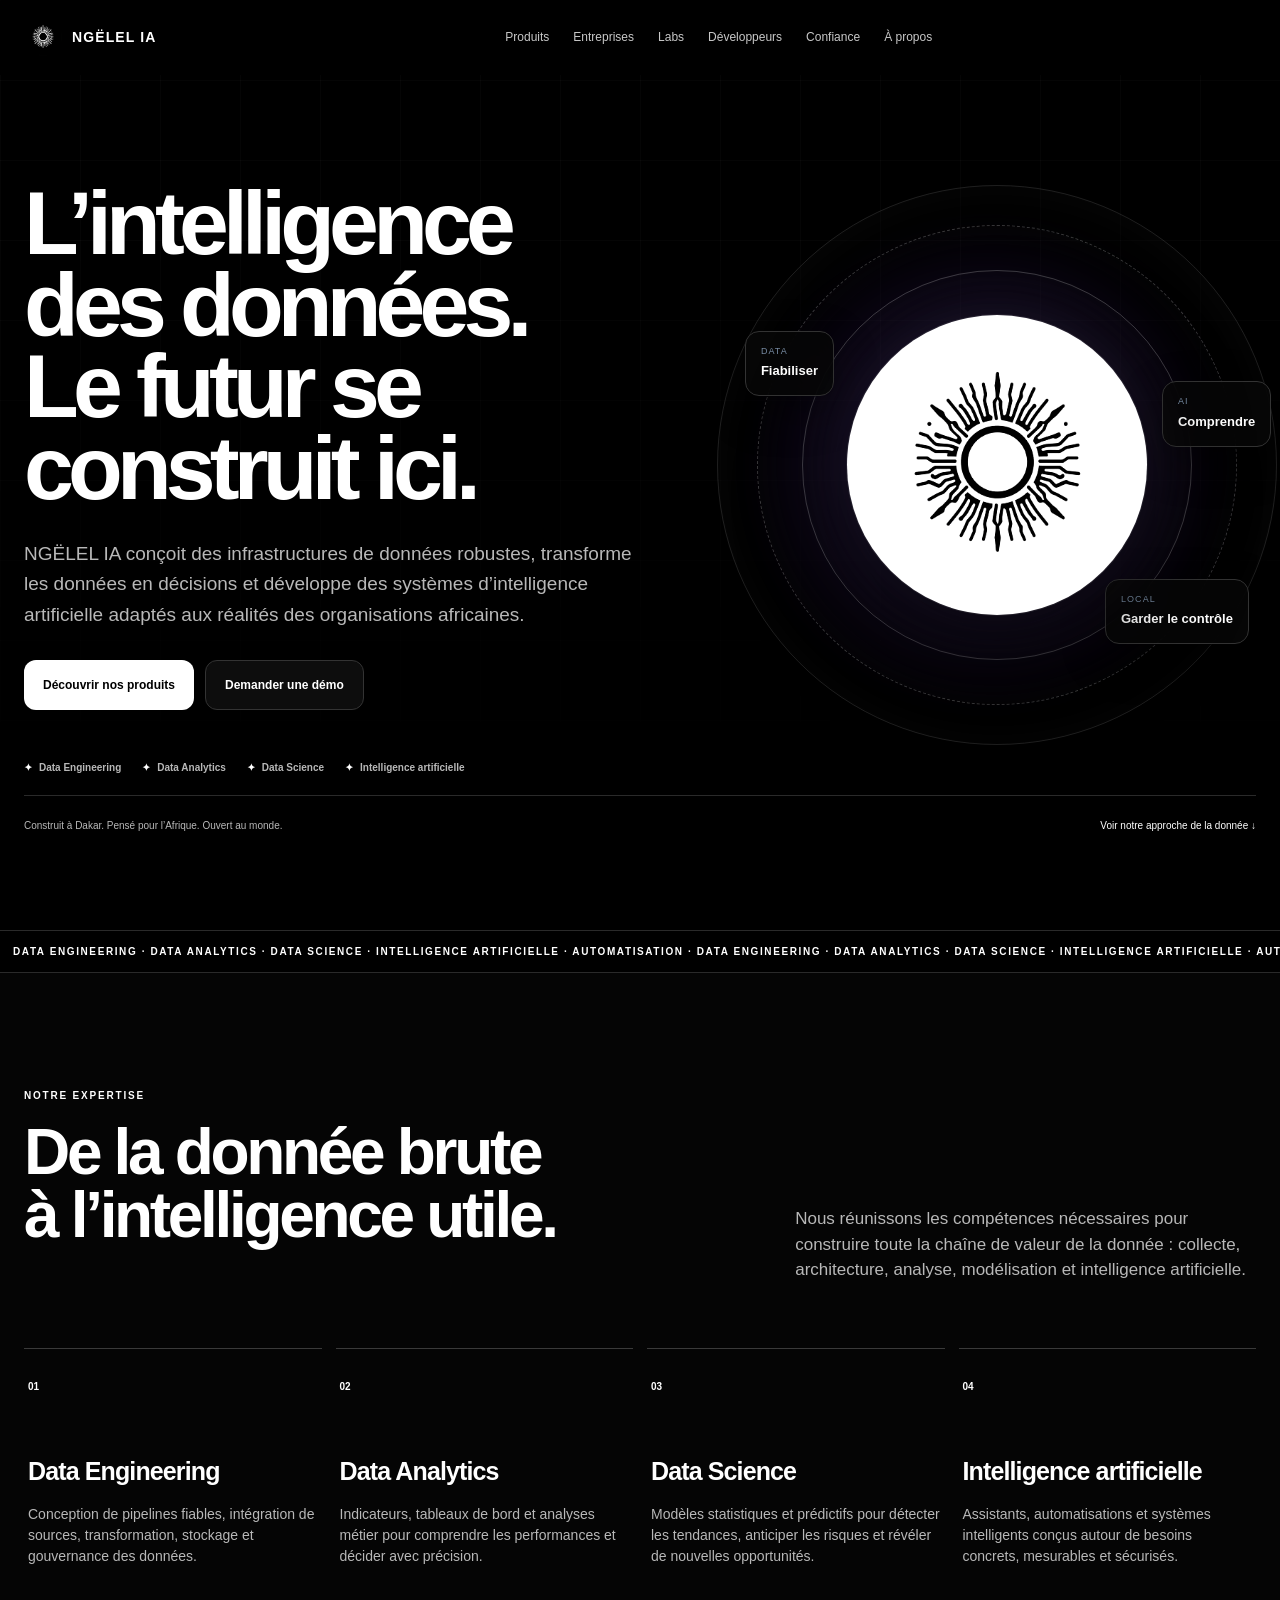
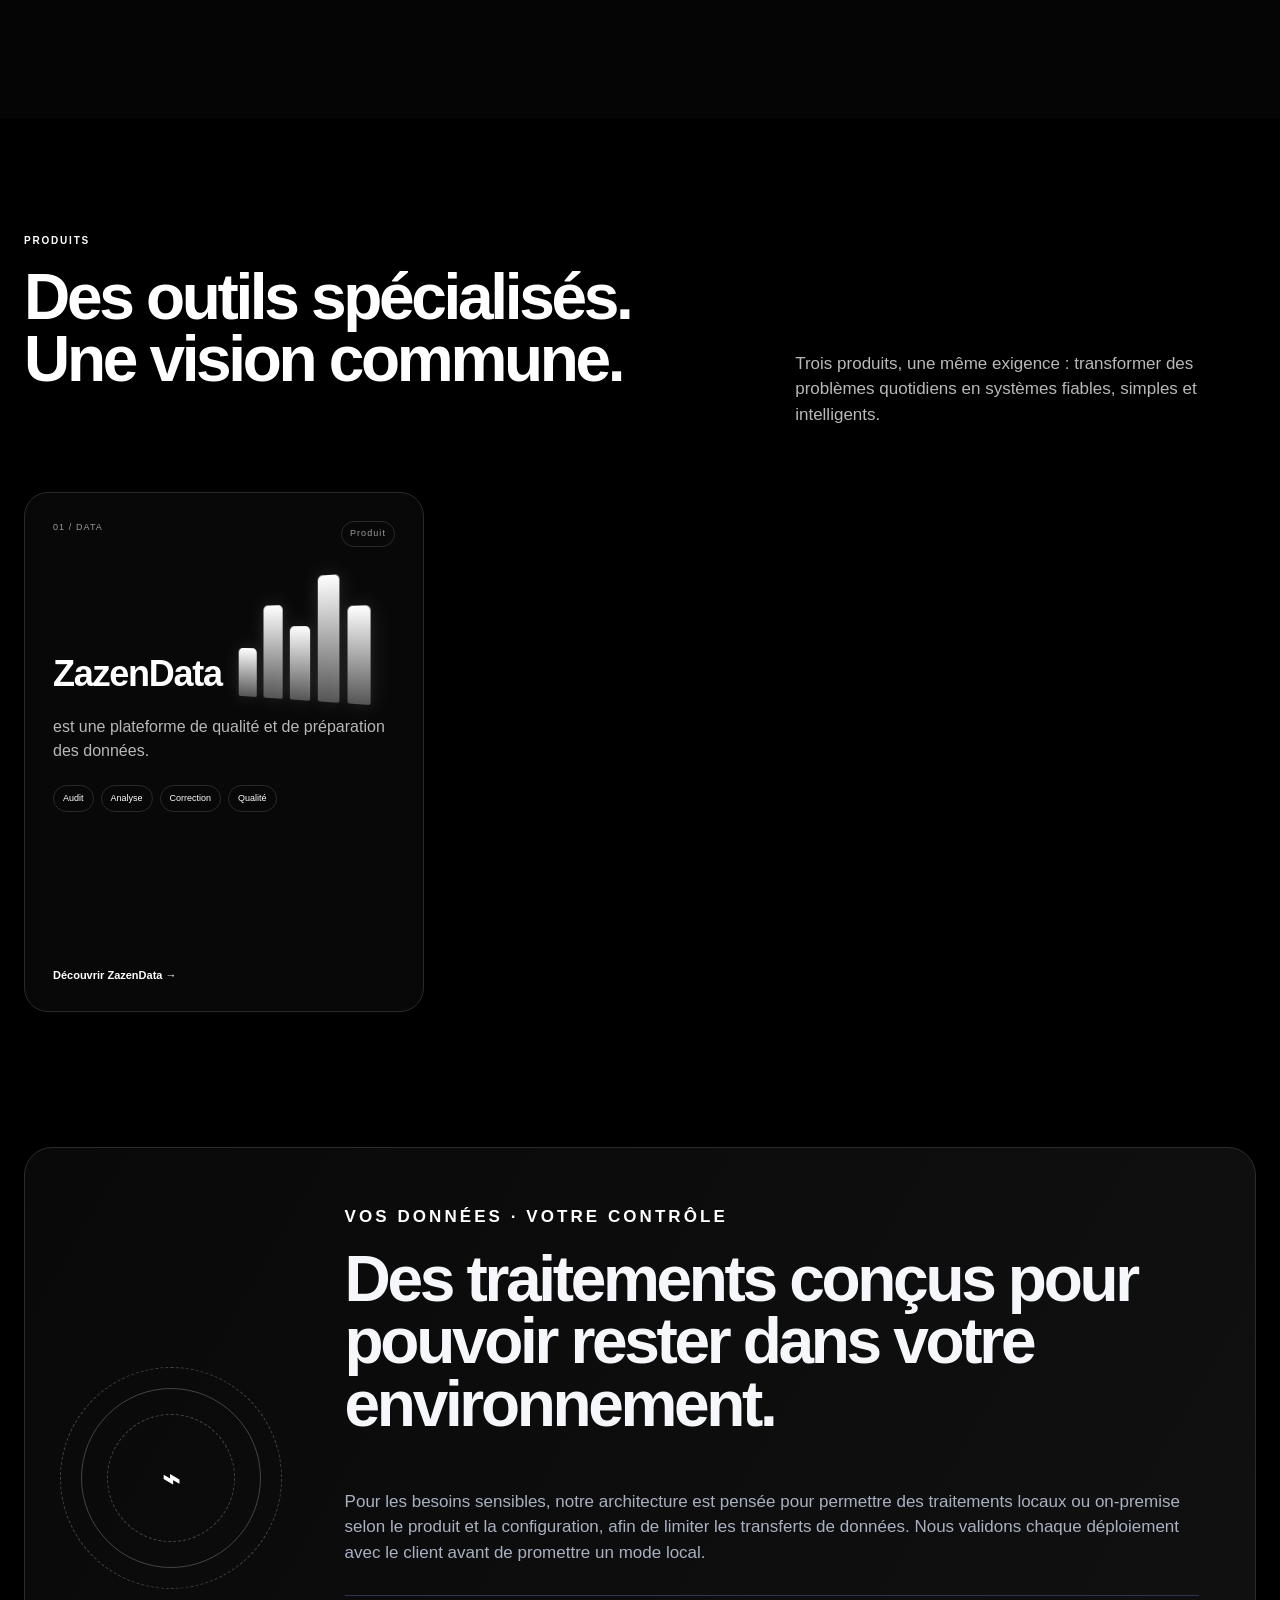
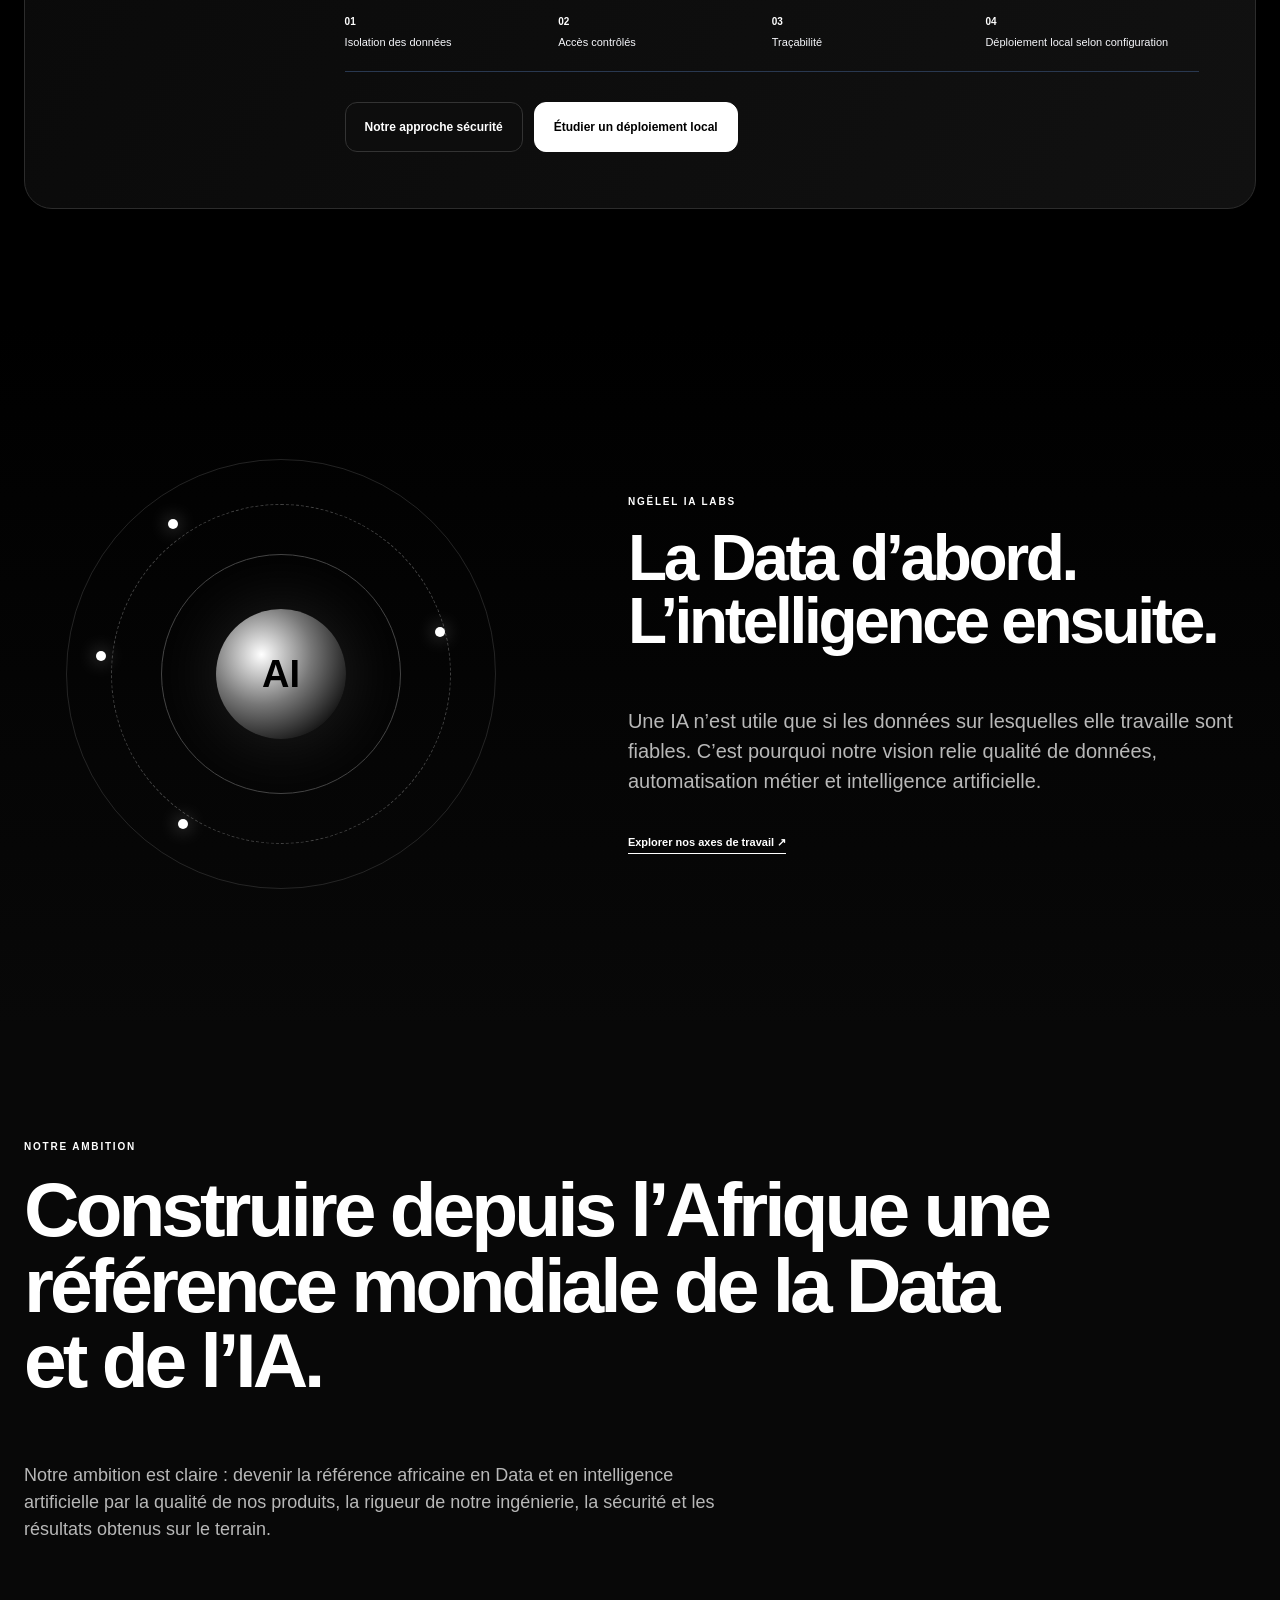
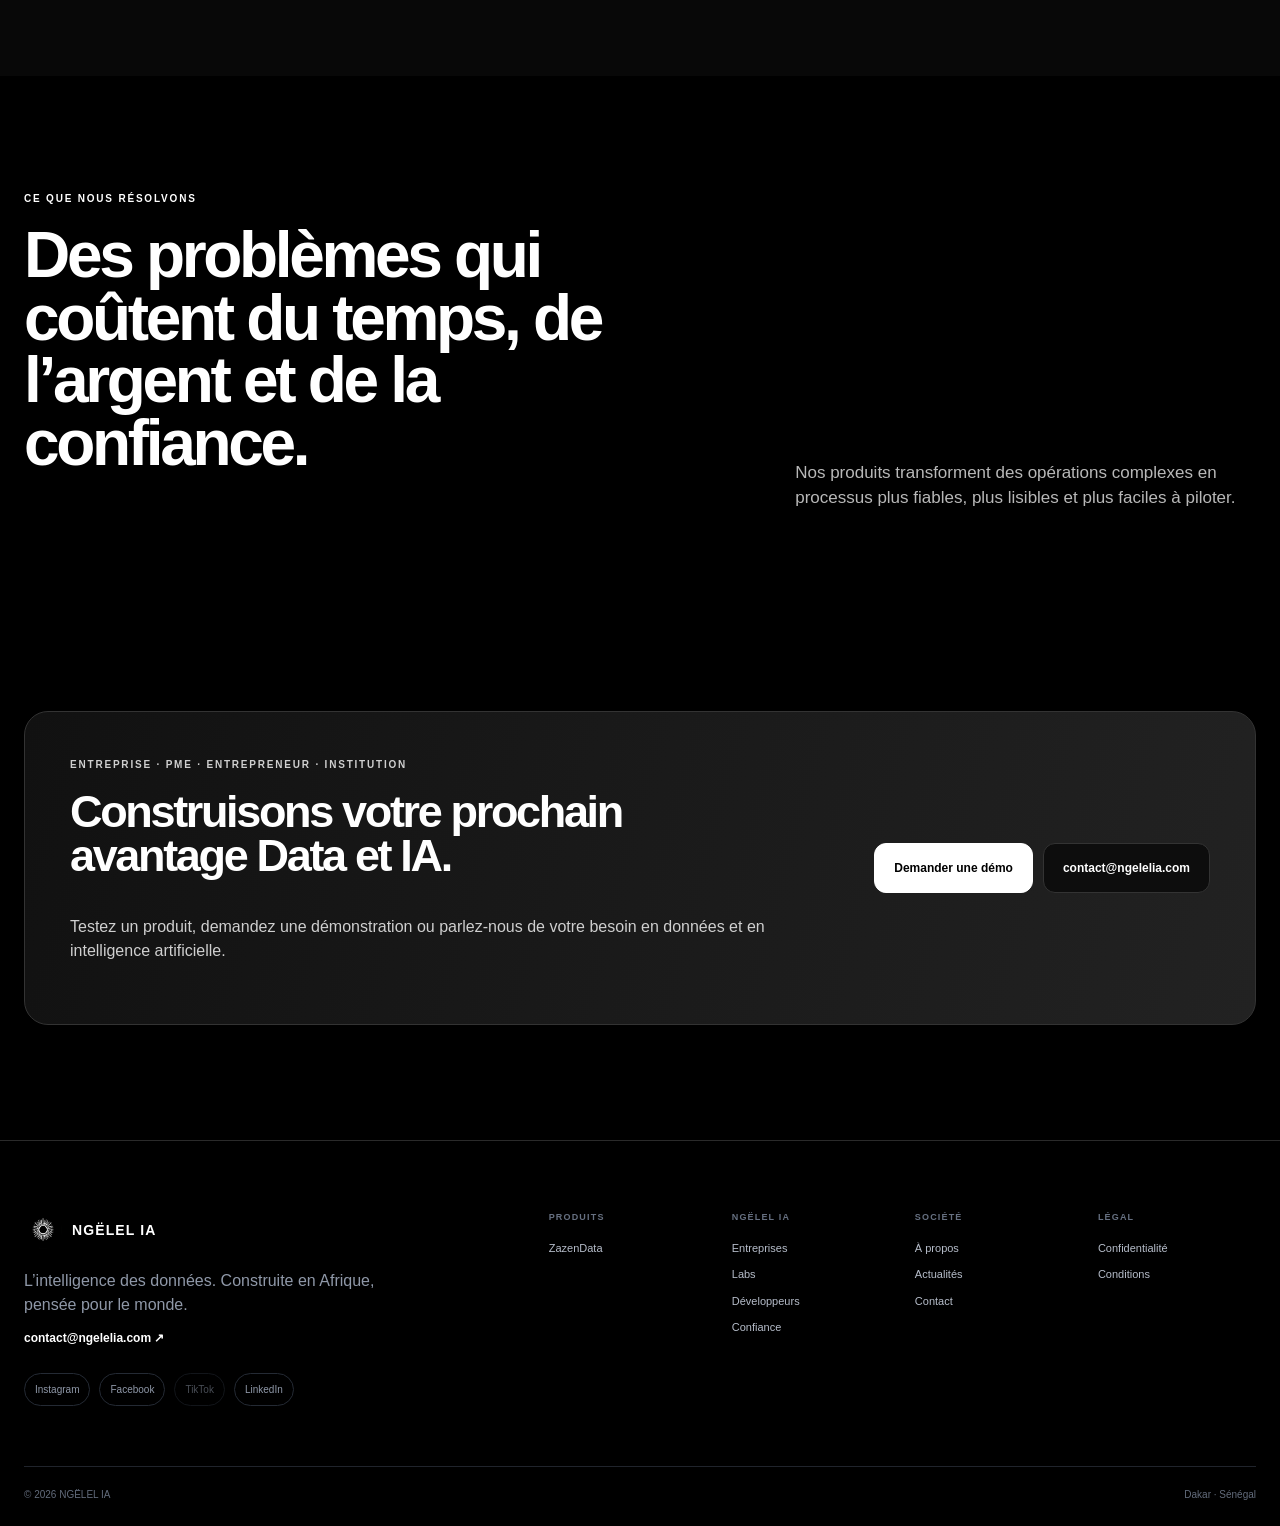
<file: index.html>
<!DOCTYPE html><html lang="fr"><head><meta charset="utf-8">
<meta name="viewport" content="width=device-width,initial-scale=1,viewport-fit=cover">
<meta name="theme-color" content="#07080b">
<meta name="description" content="NGËLEL IA conçoit des solutions de Data Engineering, Data Analytics, Data Science et intelligence artificielle pour les organisations africaines.">
<meta name="robots" content="index,follow,max-image-preview:large">
<meta property="og:type" content="website">
<meta property="og:title" content="NGËLEL IA — Data &amp; Intelligence Artificielle">
<meta property="og:description" content="NGËLEL IA conçoit des solutions de Data Engineering, Data Analytics, Data Science et intelligence artificielle pour les organisations africaines.">
<meta property="og:image" content="https://ngelelia.com/assets/ngelel-logo.jpeg">
<meta name="twitter:card" content="summary">
<!-- SEO PRODUCTION NGËLEL IA -->
<meta property="og:site_name" content="NGËLEL IA">
<meta property="og:locale" content="fr_SN">
<meta property="og:url" content="https://ngelelia.com/">
<meta property="og:image:width" content="843">
<meta property="og:image:height" content="843">
<meta property="og:image:alt" content="Logo NGËLEL IA">
<meta name="twitter:title" content="NGËLEL IA — Data &amp; Intelligence Artificielle">
<meta name="twitter:description" content="NGËLEL IA conçoit des solutions de Data Engineering, Data Analytics, Data Science et intelligence artificielle pour les organisations africaines.">
<meta name="twitter:image" content="https://ngelelia.com/assets/ngelel-logo.jpeg">
<meta name="twitter:image:alt" content="Logo NGËLEL IA">
<link rel="canonical" href="https://ngelelia.com/">
<!-- FIN SEO PRODUCTION -->
<title>NGËLEL IA — Data &amp; Intelligence Artificielle</title>
<link rel="icon" href="assets/ngelel-logo.jpeg">
<link rel="manifest" href="site.webmanifest">

<link rel="stylesheet" href="styles.css">
<!-- DONNÉES STRUCTURÉES NGËLEL IA -->
<script type="application/ld+json">
{
  "@context": "https://schema.org",
  "@graph": [
    {
      "@type": "Organization",
      "@id": "https://ngelelia.com/#organization",
      "name": "NGËLEL IA",
      "url": "https://ngelelia.com/",
      "logo": {
        "@type": "ImageObject",
        "url": "https://ngelelia.com/assets/ngelel-logo.jpeg",
        "width": 843,
        "height": 843
      },
      "email": "contact@ngelelia.com",
      "address": {
        "@type": "PostalAddress",
        "addressLocality": "Dakar",
        "addressCountry": "SN"
      },
      "areaServed": {
        "@type": "Place",
        "name": "Afrique"
      },
      "knowsAbout": [
        "Data Engineering",
        "Data Analytics",
        "Data Science",
        "Intelligence artificielle"
      ]
    },
    {
      "@type": "WebSite",
      "@id": "https://ngelelia.com/#website",
      "url": "https://ngelelia.com/",
      "name": "NGËLEL IA",
      "publisher": {
        "@id": "https://ngelelia.com/#organization"
      },
      "inLanguage": "fr-SN"
    }
  ]
}
</script>
<!-- FIN DONNÉES STRUCTURÉES -->
</head><body>

<a class="skip-link" href="#main"><span>Aller au contenu</span></a>
<header class="site-header" data-header>
  <div class="shell nav">
    <a class="brand" href="index.html" aria-label="NGËLEL IA">
      <img src="assets/ngelel-logo.jpeg" class="brand-mark" alt="">
      <span>NGËLEL IA</span>
    </a>
    <button class="menu-toggle" type="button" aria-label="Menu" aria-expanded="false" data-menu-toggle></button>
    <nav class="nav-links" data-nav>
      <a href="index.html#products"><span>Produits</span></a>
      <a href="enterprise.html"><span>Entreprises</span></a>
      <a href="labs.html">Labs</a>
      <a href="developers.html"><span>Développeurs</span></a>
      <a href="security.html"><span>Confiance</span></a>
      <a href="company.html"><span>À propos</span></a>
    </nav>

  </div>
</header>
<main id="main">
<section class="hero hero-ultimate">
 <div class="hero-grid-lines"></div>
 <div class="shell hero-layout">
  <div class="hero-copy reveal">
  <!-- <div class="pill"><span class="pulse"></span><span>DATA ENGINEERING · ANALYTICS · DATA SCIENCE · IA</span></div> -->
   <h1><span>L’intelligence des données.<br>Le futur se construit ici.</span></h1>
   <p class="hero-lead"><span>NGËLEL IA conçoit des infrastructures de données robustes, transforme les données en décisions et développe des systèmes d’intelligence artificielle adaptés aux réalités des organisations africaines.</span></p>
   <div class="hero-actions">
    <a class="button primary gradient" href="#products"><span>Découvrir nos produits</span></a>
    <a class="button glass" href="contact.html#demo"><span>Demander une démo</span></a>
   </div>
   <div class="capability-row"><span>Data Engineering</span><span>Data Analytics</span><span>Data Science</span><span>Intelligence artificielle</span></div>
  </div>
  <div class="hero-visual reveal delay-1">
    <div class="visual-halo"></div>
    <div class="hero-logo-stage">
      <div class="hero-orbit orbit-a"></div>
      <div class="hero-orbit orbit-b"></div>
      <div class="hero-orbit orbit-c"></div>
      <div class="hero-logo-core">
        <img src="assets/ngelel-logo.jpeg" alt="Logo NGËLEL IA">
      </div>
      <div class="visual-card v1"><small>DATA</small><strong><span>Fiabiliser</span></strong></div>
      <div class="visual-card v2"><small>AI</small><strong><span>Comprendre</span></strong></div>
      <div class="visual-card v3"><small>LOCAL</small><strong><span>Garder le contrôle</span></strong></div>
    </div>
  </div>
 </div>
 <div class="shell hero-bottom reveal delay-2"><span><span>Construit à Dakar. Pensé pour l’Afrique. Ouvert au monde.</span></span><a href="#privacy-local"><span>Voir notre approche de la donnée</span> ↓</a></div>
</section>

<section class="marquee"><div>DATA ENGINEERING · DATA ANALYTICS · DATA SCIENCE · INTELLIGENCE ARTIFICIELLE · AUTOMATISATION · DATA ENGINEERING · DATA ANALYTICS · DATA SCIENCE · INTELLIGENCE ARTIFICIELLE · AUTOMATISATION</div></section>

<section class="section expertise-section" id="expertise">
 <div class="shell">
  <div class="section-head reveal">
   <div><p class="eyebrow">NOTRE EXPERTISE</p><h2>De la donnée brute<br>à l’intelligence utile.</h2></div>
   <p>Nous réunissons les compétences nécessaires pour construire toute la chaîne de valeur de la donnée : collecte, architecture, analyse, modélisation et intelligence artificielle.</p>
  </div>
  <div class="expertise-grid">
   <article class="expertise-card reveal"><span>01</span><h3>Data Engineering</h3><p>Conception de pipelines fiables, intégration de sources, transformation, stockage et gouvernance des données.</p></article>
   <article class="expertise-card reveal delay-1"><span>02</span><h3>Data Analytics</h3><p>Indicateurs, tableaux de bord et analyses métier pour comprendre les performances et décider avec précision.</p></article>
   <article class="expertise-card reveal delay-2"><span>03</span><h3>Data Science</h3><p>Modèles statistiques et prédictifs pour détecter les tendances, anticiper les risques et révéler de nouvelles opportunités.</p></article>
   <article class="expertise-card reveal"><span>04</span><h3>Intelligence artificielle</h3><p>Assistants, automatisations et systèmes intelligents conçus autour de besoins concrets, mesurables et sécurisés.</p></article>
  </div>
 </div>
</section>

<section class="section products-section" id="products">
 <div class="shell">
  <div class="section-head reveal">
   <div><p class="eyebrow"><span>PRODUITS</span></p><h2><span>Des outils spécialisés.<br>Une vision commune.</span></h2></div>
   <p><span>Trois produits, une même exigence : transformer des problèmes quotidiens en systèmes fiables, simples et intelligents.</span></p>
  </div>
  <div class="product-grid-ultimate">
   <article class="product-card data-card reveal">
    <div class="product-meta"><span>01 / DATA</span><span class="live-dot"><span>Produit</span></span></div>
    <div class="mini-art data-art"><i></i><i></i><i></i><i></i><i></i></div>
    <h3>ZazenData</h3>
    <p><span>est une plateforme de qualité et de préparation des données.</span></p>
    <div class="tags"><span>Audit</span><span>Analyse</span><span>Correction</span><span>Qualité</span></div>
    <a class="product-link" href="data.html">Découvrir ZazenData →</a>
   </article>
    <!--
   <article class="product-card gestion-card reveal delay-1">
    <div class="product-meta"><span>02 / FINANCE</span><span class="live-dot"><span>Produit</span></span></div>
    <div class="mini-art invoice-art"><div></div><div></div><div></div></div>
    <h3>NGËLEL FINANCE</h3>
    <p><span>Une gestion financière intelligente pour piloter la facturation, les encaissements, les dépenses, la trésorerie et les décisions grâce à l’intelligence artificielle.</span></p>
    <div class="tags"><span>Facturation</span><span>Trésorerie</span><span>Analyse</span><span>IA</span></div>
    <a class="product-link" href="gestion.html">Découvrir NGËLEL FINANCE →</a>
   </article>
   <article class="product-card school-card reveal delay-2">
    <div class="product-meta"><span>03 / ÉDUCATION</span><span class="live-dot"><span>Produit</span></span></div>
    <div class="mini-art school-art" aria-hidden="true"><div></div><div></div><div></div></div>
    <h3>NGËLEL</h3>
    <p><span>Une plateforme centralisée pour gérer les élèves, les inscriptions, les notes, les paiements, les absences et la communication des établissements scolaires.</span></p>
    <div class="tags"><span>Écoles</span><span>Élèves</span><span>Scolarité</span><span>Pilotage</span></div>
    <a class="product-link" href="ecoles.html">Découvrir NGËLEL →</a>
   </article>
    -->
  </div>
 </div>
</section>

<section class="section privacy-local" id="privacy-local">
 <div class="shell privacy-panel reveal">
  <div class="lock-orbit"><div class="lock">⌁</div></div>
  <div class="privacy-copy">
   <p class="eyebrow"><span>VOS DONNÉES · VOTRE CONTRÔLE</span></p>
   <h2><span>Des traitements conçus pour pouvoir rester dans votre environnement.</span></h2>
   <p><span>Pour les besoins sensibles, notre architecture est pensée pour permettre des traitements locaux ou on‑premise selon le produit et la configuration, afin de limiter les transferts de données. Nous validons chaque déploiement avec le client avant de promettre un mode local.</span></p>
   <div class="privacy-points">
    <div><strong>01</strong><span><span>Isolation des données</span></span></div>
    <div><strong>02</strong><span><span>Accès contrôlés</span></span></div>
    <div><strong>03</strong><span><span>Traçabilité</span></span></div>
    <div><strong>04</strong><span><span>Déploiement local selon configuration</span></span></div>
   </div>
   <div class="hero-actions"><a class="button glass" href="security.html"><span>Notre approche sécurité</span></a><a class="button primary" href="contact.html#demo"><span>Étudier un déploiement local</span></a></div>
  </div>
 </div>
</section>

<section class="section ai-section">
 <div class="shell ai-grid">
  <div class="ai-art reveal"><div class="neural-core">AI</div><span class="arc a1"></span><span class="arc a2"></span><span class="arc a3"></span><b class="dot d1"></b><b class="dot d2"></b><b class="dot d3"></b><b class="dot d4"></b></div>
  <div class="reveal delay-1">
   <p class="eyebrow">NGËLEL IA LABS</p>
   <h2><span>La Data d’abord.<br>L’intelligence ensuite.</span></h2>
   <p class="large-copy"><span>Une IA n’est utile que si les données sur lesquelles elle travaille sont fiables. C’est pourquoi notre vision relie qualité de données, automatisation métier et intelligence artificielle.</span></p>
   <a class="text-link" href="labs.html"><span>Explorer nos axes de travail</span> ↗</a>
  </div>
 </div>
</section>

<section class="section africa-section">
 <div class="shell">
  <div class="africa-statement reveal">
   <p class="eyebrow"><span>NOTRE AMBITION</span></p>
   <h2><span>Construire depuis l’Afrique une référence mondiale de la Data et de l’IA.</span></h2>
   <p><span>Notre ambition est claire : devenir la référence africaine en Data et en intelligence artificielle par la qualité de nos produits, la rigueur de notre ingénierie, la sécurité et les résultats obtenus sur le terrain.</span></p>
  </div>
 </div>
</section>

<section class="section use-cases">
 <div class="shell">
  <div class="section-head reveal"><div><p class="eyebrow"><span>CE QUE NOUS RÉSOLVONS</span></p><h2><span>Des problèmes qui coûtent du temps, de l’argent et de la confiance.</span></h2></div><p><span>Nos produits transforment des opérations complexes en processus plus fiables, plus lisibles et plus faciles à piloter.</span></p></div>
  <!--<div class="cases-grid">
   <article class="case reveal"><span>01</span><h3><span>Réduire les erreurs Excel silencieuses</span></h3><p><span>Préserver les identifiants, formats et données importantes avant nettoyage et analyse.</span></p></article>
   <article class="case reveal delay-1"><span>02</span><h3><span>Voir l’argent qui reste à encaisser</span></h3><p><span>Rendre les paiements, échéances et impayés visibles et actionnables.</span></p></article>
   <article class="case reveal delay-2"><span>03</span><h3><span>Automatiser sans perdre le contrôle</span></h3><p><span>Supprimer les tâches répétitives tout en conservant règles, validations et traçabilité.</span></p></article>
  </div> -->
 </div>
</section> 

<section class="section contact-final">
 <div class="shell contact-banner reveal">
  <div><p class="eyebrow"><span>ENTREPRISE · PME · ENTREPRENEUR · INSTITUTION</span></p><h2><span>Construisons votre prochain avantage Data et IA.</span></h2><p><span>Testez un produit, demandez une démonstration ou parlez-nous de votre besoin en données et en intelligence artificielle.</span></p></div>
  <div class="banner-actions"><a class="button white" href="contact.html#demo"><span>Demander une démo</span></a><a class="button glass" href="mailto:contact@ngelelia.com">contact@ngelelia.com</a></div>
 </div>
</section>
</main>

<footer class="site-footer">
 <div class="shell footer-grid">
  <div class="footer-brand">
   <a class="brand" href="index.html"><img src="assets/ngelel-logo.jpeg" class="brand-mark" alt=""><span>NGËLEL IA</span></a>
   <p><span>L’intelligence des données. Construite en Afrique, pensée pour le monde.</span></p>
   <a class="footer-mail" href="mailto:contact@ngelelia.com">contact@ngelelia.com ↗</a>
   <div class="socials">
     <a data-social="instagram" href="https://www.instagram.com/ia_ngelel"target="_blank"rel="noopener noreferrer"> Instagram</a>
     <a data-social="facebook" href="https://www.facebook.com/profile.php?id=61593532836645" target="_blank" rel="noopener noreferrer">Facebook</a>
     <a data-social="tiktok" href="[https://www.tiktok.com/@ai_ngelel?_r=1&_t=ZN-99LaPThLyQV](https://www.tiktok.com/@ai_ngelel?_r=1&_t=ZN-99LaPThLyQV)" aria-disabled="true">TikTok</a>
     <a data-social="linkedin" href="https://www.linkedin.com/in/ia-ngëlel-34a62b430" target="_blank"rel="noopener noreferrer">LinkedIn</a>
   </div>
  </div>
  <div class="footer-links">
   <div><strong><span>Produits</span></strong><a href="data.html">ZazenData</a></div>
   <div><strong>NGËLEL IA</strong><a href="enterprise.html"><span>Entreprises</span></a><a href="labs.html">Labs</a><a href="developers.html"><span>Développeurs</span></a><a href="security.html"><span>Confiance</span></a></div>
   <div><strong><span>Société</span></strong><a href="company.html"><span>À propos</span></a><a href="news.html"><span>Actualités</span></a><a href="contact.html">Contact</a></div>
   <div><strong><span>Légal</span></strong><a href="privacy.html"><span>Confidentialité</span></a><a href="terms.html"><span>Conditions</span></a></div>
  </div>
 </div>
 <div class="shell footer-bottom"><span>© <span data-year></span> NGËLEL IA</span><span>Dakar · Sénégal</span></div>
</footer>
<script src="script.js" defer></script>
</body></html>
</file>
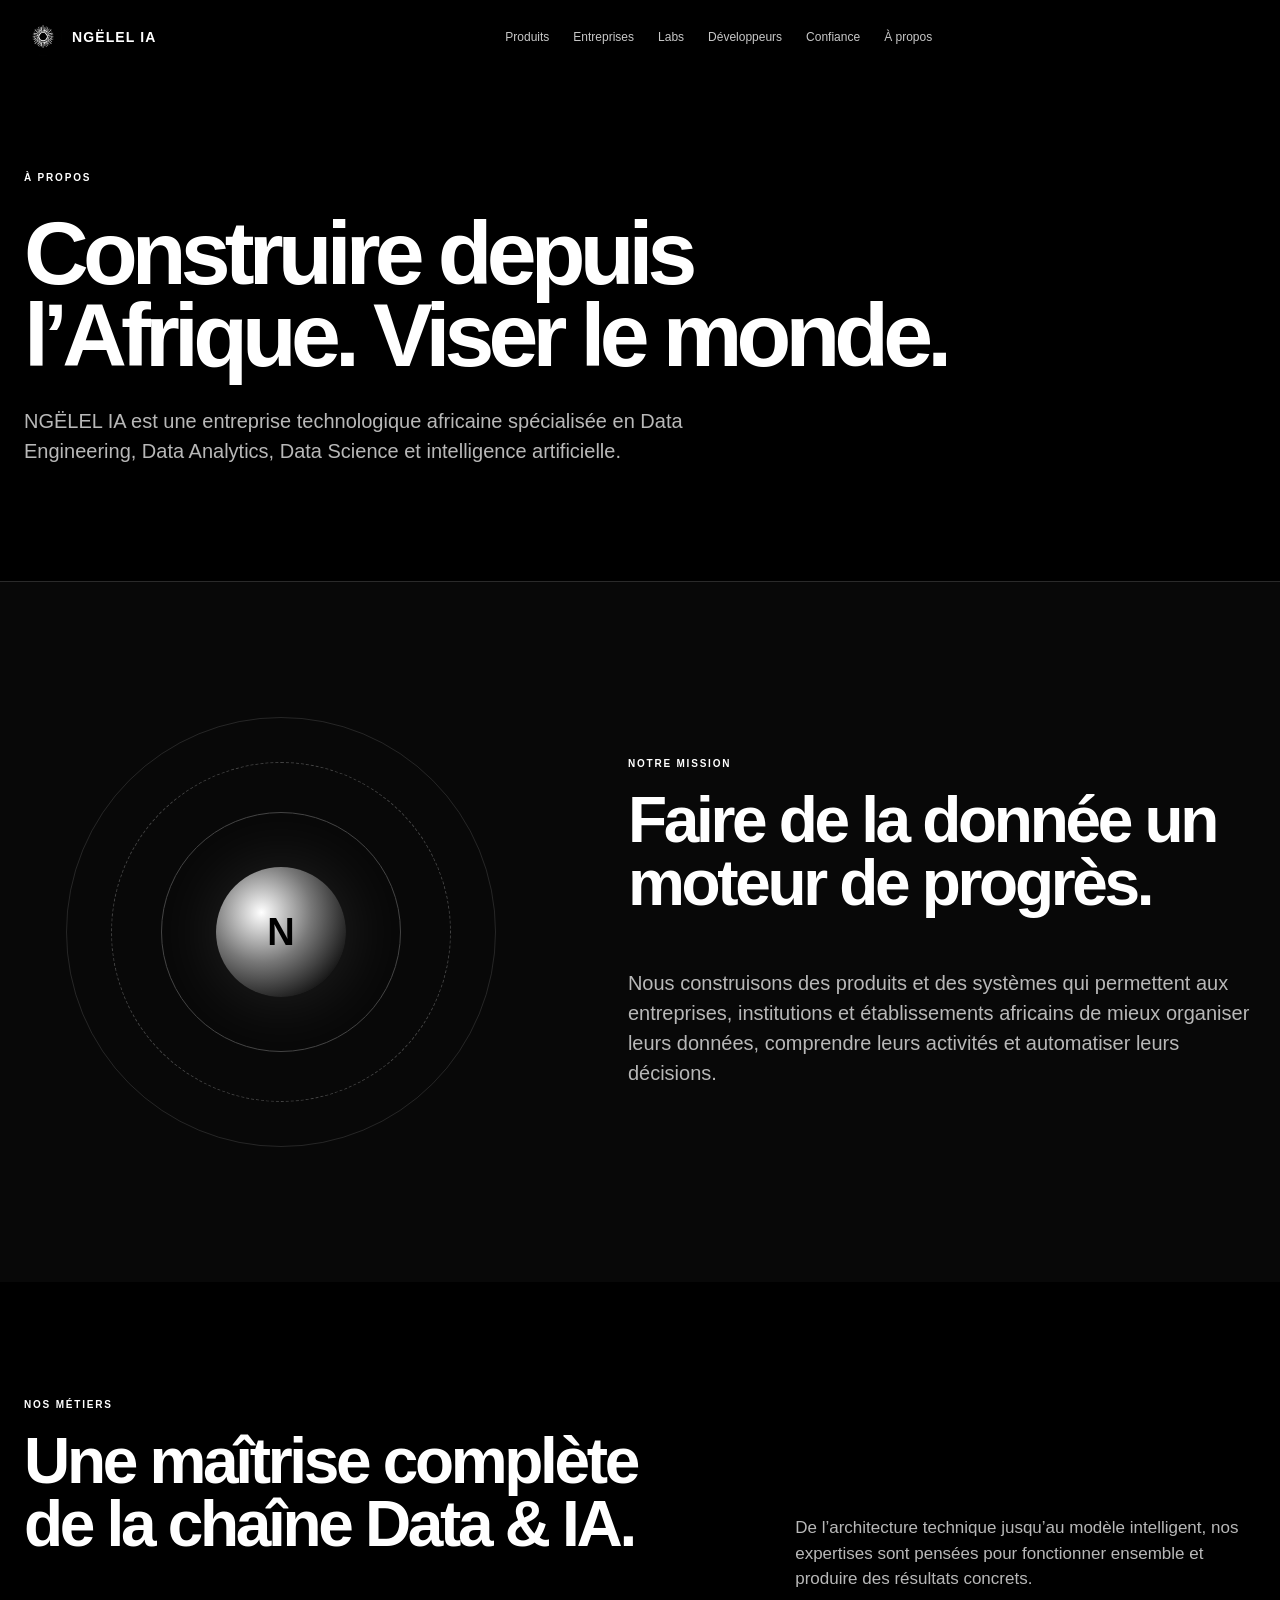
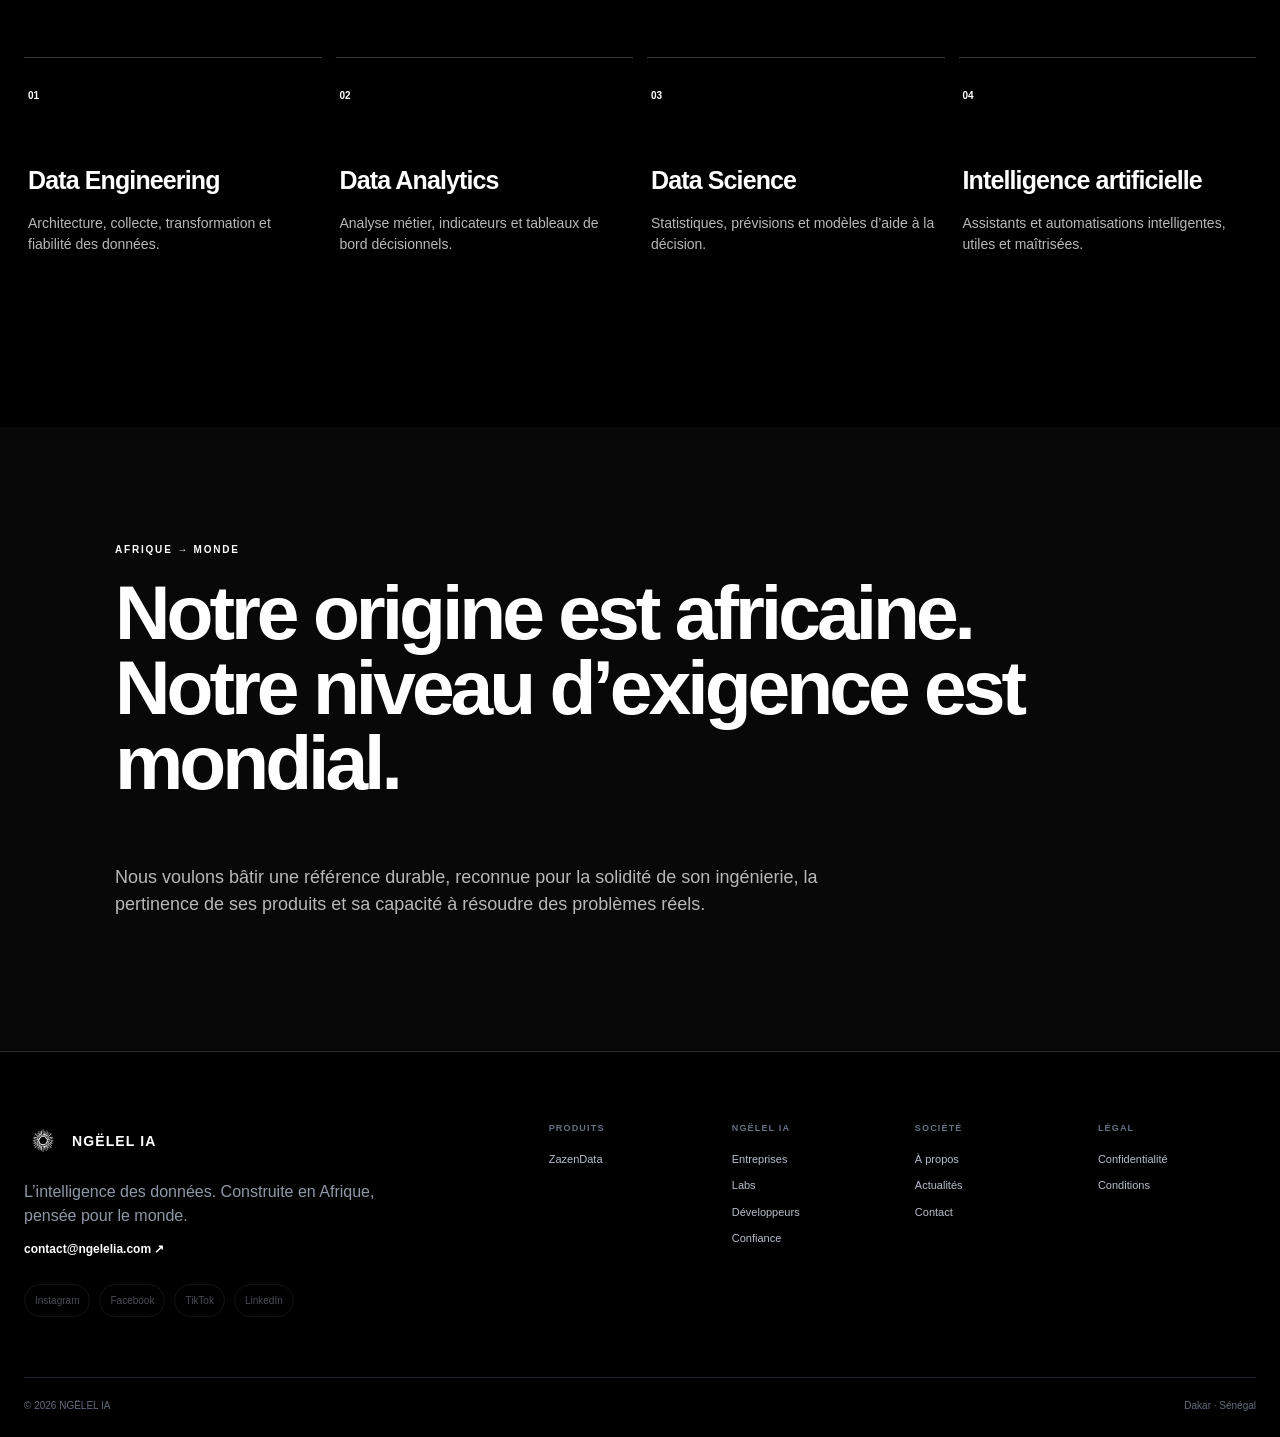
<file: company.html>
<!DOCTYPE html><html lang="fr"><head><meta charset="utf-8">
<meta name="viewport" content="width=device-width,initial-scale=1,viewport-fit=cover">
<meta name="theme-color" content="#07080b">
<meta name="description" content="NGËLEL IA est une entreprise technologique africaine spécialisée en Data Engineering, Data Analytics, Data Science et intelligence artificielle.">
<meta name="robots" content="index,follow,max-image-preview:large">
<meta property="og:type" content="website">
<meta property="og:title" content="À propos — NGËLEL IA">
<meta property="og:description" content="NGËLEL IA est une entreprise technologique africaine spécialisée en Data Engineering, Data Analytics, Data Science et intelligence artificielle.">
<meta property="og:image" content="https://ngelelia.com/assets/ngelel-logo.jpeg">
<meta name="twitter:card" content="summary">
<!-- SEO PRODUCTION NGËLEL IA -->
<meta property="og:site_name" content="NGËLEL IA">
<meta property="og:locale" content="fr_SN">
<meta property="og:url" content="https://ngelelia.com/company.html">
<meta property="og:image:width" content="843">
<meta property="og:image:height" content="843">
<meta property="og:image:alt" content="Logo NGËLEL IA">
<meta name="twitter:title" content="À propos — NGËLEL IA">
<meta name="twitter:description" content="NGËLEL IA est une entreprise technologique africaine spécialisée en Data Engineering, Data Analytics, Data Science et intelligence artificielle.">
<meta name="twitter:image" content="https://ngelelia.com/assets/ngelel-logo.jpeg">
<meta name="twitter:image:alt" content="Logo NGËLEL IA">
<link rel="canonical" href="https://ngelelia.com/company.html">
<!-- FIN SEO PRODUCTION -->
<title>À propos — NGËLEL IA</title>
<link rel="icon" href="assets/ngelel-logo.jpeg">
<link rel="manifest" href="site.webmanifest">

<link rel="stylesheet" href="styles.css">
<!-- DONNÉES STRUCTURÉES NGËLEL IA -->
<script type="application/ld+json">
{
  "@context": "https://schema.org",
  "@graph": [
    {
      "@type": "WebPage",
      "@id": "https://ngelelia.com/company.html#webpage",
      "url": "https://ngelelia.com/company.html",
      "name": "À propos — NGËLEL IA",
      "description": "NGËLEL IA est une entreprise technologique africaine spécialisée en Data Engineering, Data Analytics, Data Science et intelligence artificielle.",
      "isPartOf": {
        "@id": "https://ngelelia.com/#website"
      },
      "about": {
        "@id": "https://ngelelia.com/#organization"
      },
      "inLanguage": "fr-SN"
    },
    {
      "@type": "BreadcrumbList",
      "@id": "https://ngelelia.com/company.html#breadcrumb",
      "itemListElement": [
        {
          "@type": "ListItem",
          "position": 1,
          "name": "Accueil",
          "item": "https://ngelelia.com/"
        },
        {
          "@type": "ListItem",
          "position": 2,
          "name": "À propos",
          "item": "https://ngelelia.com/company.html"
        }
      ]
    }
  ]
}
</script>
<!-- FIN DONNÉES STRUCTURÉES -->
</head><body>
<a class="skip-link" href="#main"><span>Aller au contenu</span></a>
<header class="site-header" data-header>
  <div class="shell nav">
    <a class="brand" href="index.html" aria-label="NGËLEL IA">
      <img src="assets/ngelel-logo.jpeg" class="brand-mark" alt="">
      <span>NGËLEL IA</span>
    </a>
    <button class="menu-toggle" type="button" aria-label="Menu" aria-expanded="false" data-menu-toggle></button>
    <nav class="nav-links" data-nav>
      <a href="index.html#products"><span>Produits</span></a>
      <a href="enterprise.html"><span>Entreprises</span></a>
      <a href="labs.html">Labs</a>
      <a href="developers.html"><span>Développeurs</span></a>
      <a href="security.html"><span>Confiance</span></a>
      <a href="company.html"><span>À propos</span></a>
    </nav>

  </div>
</header><main id="main">
<section class="page-hero"><div class="shell reveal"><p class="eyebrow"><span>À PROPOS</span></p><h1><span>Construire depuis l’Afrique. Viser le monde.</span></h1><p class="page-lead"><span>NGËLEL IA est une entreprise technologique africaine spécialisée en Data Engineering, Data Analytics, Data Science et intelligence artificielle.</span></p></div></section>

<section class="section soft"><div class="shell ai-grid"><div class="ai-art reveal"><div class="neural-core">N</div><span class="arc a1"></span><span class="arc a2"></span><span class="arc a3"></span></div><div class="reveal delay-1"><p class="eyebrow">NOTRE MISSION</p><h2><span>Faire de la donnée un moteur de progrès.</span></h2><p class="large-copy"><span>Nous construisons des produits et des systèmes qui permettent aux entreprises, institutions et établissements africains de mieux organiser leurs données, comprendre leurs activités et automatiser leurs décisions.</span></p></div></div></section>
<section class="section"><div class="shell"><div class="section-head reveal"><div><p class="eyebrow">NOS MÉTIERS</p><h2>Une maîtrise complète de la chaîne Data &amp; IA.</h2></div><p>De l’architecture technique jusqu’au modèle intelligent, nos expertises sont pensées pour fonctionner ensemble et produire des résultats concrets.</p></div><div class="expertise-grid"><article class="expertise-card reveal"><span>01</span><h3>Data Engineering</h3><p>Architecture, collecte, transformation et fiabilité des données.</p></article><article class="expertise-card reveal delay-1"><span>02</span><h3>Data Analytics</h3><p>Analyse métier, indicateurs et tableaux de bord décisionnels.</p></article><article class="expertise-card reveal delay-2"><span>03</span><h3>Data Science</h3><p>Statistiques, prévisions et modèles d’aide à la décision.</p></article><article class="expertise-card reveal"><span>04</span><h3>Intelligence artificielle</h3><p>Assistants et automatisations intelligentes, utiles et maîtrisées.</p></article></div></div></section>
<section class="section africa-section"><div class="shell africa-statement reveal"><p class="eyebrow"><span>AFRIQUE → MONDE</span></p><h2><span>Notre origine est africaine. Notre niveau d’exigence est mondial.</span></h2><p>Nous voulons bâtir une référence durable, reconnue pour la solidité de son ingénierie, la pertinence de ses produits et sa capacité à résoudre des problèmes réels.</p></div></section>
</main>
<footer class="site-footer">
 <div class="shell footer-grid">
  <div class="footer-brand">
   <a class="brand" href="index.html"><img src="assets/ngelel-logo.jpeg" class="brand-mark" alt=""><span>NGËLEL IA</span></a>
   <p><span>L’intelligence des données. Construite en Afrique, pensée pour le monde.</span></p>
   <a class="footer-mail" href="mailto:contact@ngelelia.com">contact@ngelelia.com ↗</a>
   <div class="socials">
<a data-social="instagram" href="https://www.instagram.com/ia_ngelel" aria-disabled="true">Instagram</a>
<a data-social="facebook" href="https://www.facebook.com/profile.php?id=61593532836645" aria-disabled="true">Facebook</a>
<a data-social="tiktok" href="https://www.tiktok.com/@ai_ngelel" aria-disabled="true">TikTok</a>
<a data-social="linkedin" href="https://www.linkedin.com/in/ia-ngëlel-34a62b430" aria-disabled="true">LinkedIn</a>
   </div>
  </div>
  <div class="footer-links">
    <div><strong><span>Produits</span></strong><a href="data.html">ZazenData</a></div>
   <div><strong>NGËLEL IA</strong><a href="enterprise.html"><span>Entreprises</span></a><a href="labs.html">Labs</a><a href="developers.html"><span>Développeurs</span></a><a href="security.html"><span>Confiance</span></a></div>
   <div><strong><span>Société</span></strong><a href="company.html"><span>À propos</span></a><a href="news.html"><span>Actualités</span></a><a href="contact.html">Contact</a></div>
   <div><strong><span>Légal</span></strong><a href="privacy.html"><span>Confidentialité</span></a><a href="terms.html"><span>Conditions</span></a></div>
  </div>
 </div>
 <div class="shell footer-bottom"><span>© <span data-year></span> NGËLEL IA</span><span>Dakar · Sénégal</span></div>
</footer>
<script src="script.js" defer></script></body></html>
</file>
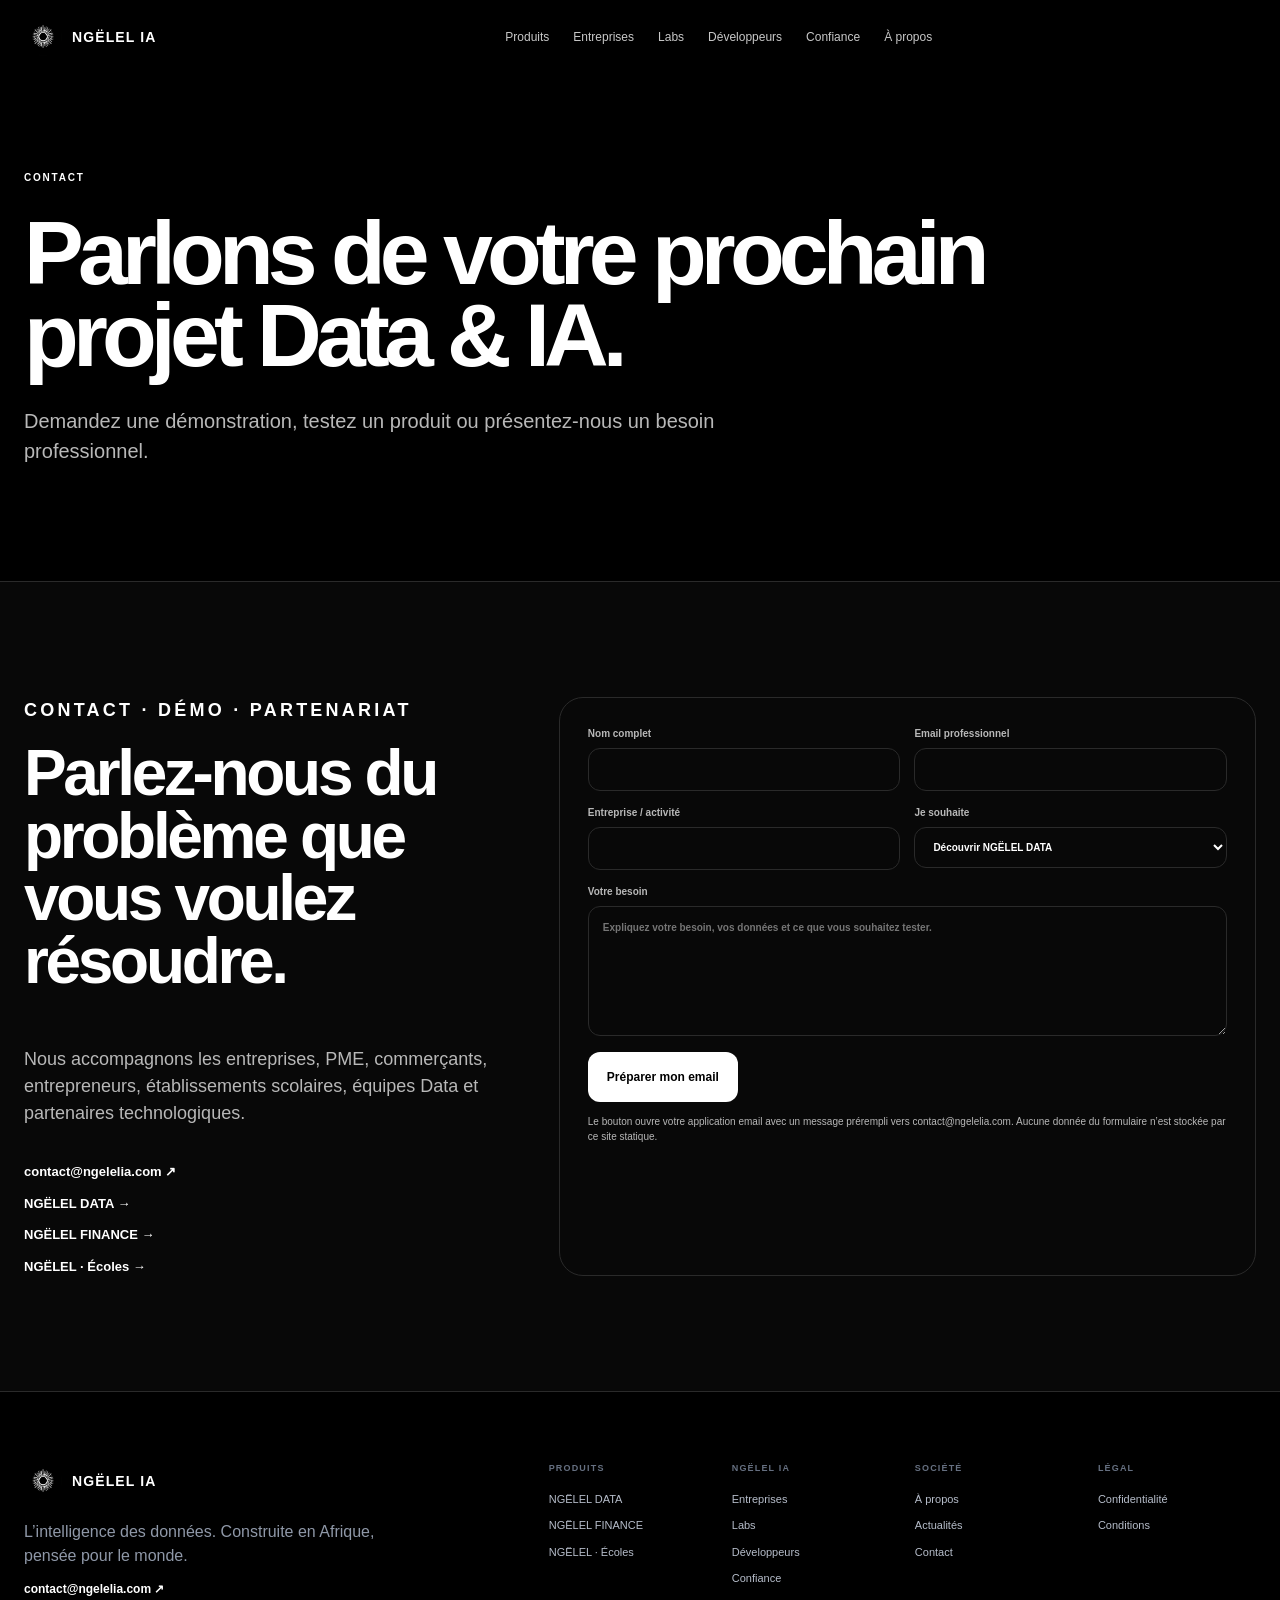
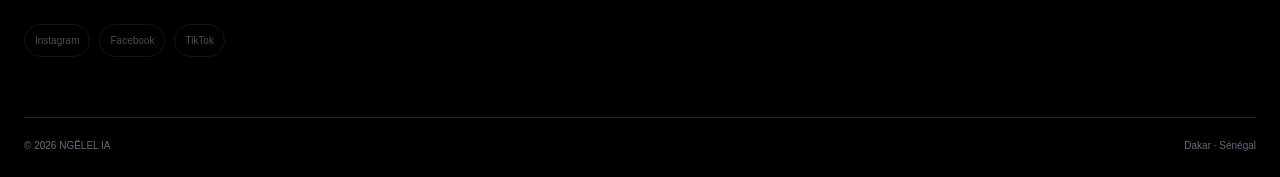
<file: contact.html>
<!DOCTYPE html><html lang="fr"><head><meta charset="utf-8">
<meta name="viewport" content="width=device-width,initial-scale=1,viewport-fit=cover">
<meta name="theme-color" content="#07080b">
<meta name="description" content="Demandez une démonstration, testez un produit ou parlez-nous d’un besoin entreprise.">
<meta name="robots" content="index,follow,max-image-preview:large">
<meta property="og:type" content="website">
<meta property="og:title" content="Contact &amp; démo — NGËLEL IA">
<meta property="og:description" content="Demandez une démonstration, testez un produit ou parlez-nous d’un besoin entreprise.">
<meta property="og:image" content="https://ngelelia.com/assets/ngelel-logo.jpeg">
<meta name="twitter:card" content="summary">
<!-- SEO PRODUCTION NGËLEL IA -->
<meta property="og:site_name" content="NGËLEL IA">
<meta property="og:locale" content="fr_SN">
<meta property="og:url" content="https://ngelelia.com/contact.html">
<meta property="og:image:width" content="843">
<meta property="og:image:height" content="843">
<meta property="og:image:alt" content="Logo NGËLEL IA">
<meta name="twitter:title" content="Contact &amp; démo — NGËLEL IA">
<meta name="twitter:description" content="Demandez une démonstration, testez un produit ou parlez-nous d’un besoin entreprise.">
<meta name="twitter:image" content="https://ngelelia.com/assets/ngelel-logo.jpeg">
<meta name="twitter:image:alt" content="Logo NGËLEL IA">
<link rel="canonical" href="https://ngelelia.com/contact.html">
<!-- FIN SEO PRODUCTION -->
<title>Contact &amp; démo — NGËLEL IA</title>
<link rel="icon" href="assets/ngelel-logo.jpeg">
<link rel="manifest" href="site.webmanifest">

<link rel="stylesheet" href="styles.css">
<!-- DONNÉES STRUCTURÉES NGËLEL IA -->
<script type="application/ld+json">
{
  "@context": "https://schema.org",
  "@graph": [
    {
      "@type": "WebPage",
      "@id": "https://ngelelia.com/contact.html#webpage",
      "url": "https://ngelelia.com/contact.html",
      "name": "Contact & démo — NGËLEL IA",
      "description": "Demandez une démonstration, testez un produit ou parlez-nous d’un besoin entreprise.",
      "isPartOf": {
        "@id": "https://ngelelia.com/#website"
      },
      "about": {
        "@id": "https://ngelelia.com/#organization"
      },
      "inLanguage": "fr-SN"
    },
    {
      "@type": "BreadcrumbList",
      "@id": "https://ngelelia.com/contact.html#breadcrumb",
      "itemListElement": [
        {
          "@type": "ListItem",
          "position": 1,
          "name": "Accueil",
          "item": "https://ngelelia.com/"
        },
        {
          "@type": "ListItem",
          "position": 2,
          "name": "Contact",
          "item": "https://ngelelia.com/contact.html"
        }
      ]
    }
  ]
}
</script>
<!-- FIN DONNÉES STRUCTURÉES -->
</head><body>
<a class="skip-link" href="#main"><span>Aller au contenu</span></a>
<header class="site-header" data-header>
  <div class="shell nav">
    <a class="brand" href="index.html" aria-label="NGËLEL IA">
      <img src="assets/ngelel-logo.jpeg" class="brand-mark" alt="">
      <span>NGËLEL IA</span>
    </a>
    <button class="menu-toggle" type="button" aria-label="Menu" aria-expanded="false" data-menu-toggle></button>
    <nav class="nav-links" data-nav>
      <a href="index.html#products"><span>Produits</span></a>
      <a href="enterprise.html"><span>Entreprises</span></a>
      <a href="labs.html">Labs</a>
      <a href="developers.html"><span>Développeurs</span></a>
      <a href="security.html"><span>Confiance</span></a>
      <a href="company.html"><span>À propos</span></a>
    </nav>

  </div>
</header><main id="main">
<section class="page-hero"><div class="shell reveal"><p class="eyebrow"><span>CONTACT</span></p><h1><span>Parlons de votre prochain projet Data &amp; IA.</span></h1><p class="page-lead"><span>Demandez une démonstration, testez un produit ou présentez-nous un besoin professionnel.</span></p></div></section>

<section class="section contact-page" id="demo"><div class="shell contact-grid">
<div class="contact-intro reveal">
 <p class="eyebrow"><span>CONTACT · DÉMO · PARTENARIAT</span></p>
 <h2><span>Parlez-nous du problème que vous voulez résoudre.</span></h2>
 <p><span>Nous accompagnons les entreprises, PME, commerçants, entrepreneurs, établissements scolaires, équipes Data et partenaires technologiques.</span></p>
 <div class="direct-links"><a href="mailto:contact@ngelelia.com">contact@ngelelia.com ↗</a><a href="data.html">NGËLEL DATA →</a><a href="gestion.html">NGËLEL FINANCE →</a><a href="ecoles.html">NGËLEL · Écoles →</a></div>
</div>
<form class="lead-form reveal delay-1" data-lead-form>
 <div class="form-grid">
  <label><span><span>Nom complet</span></span><input name="name" type="text" required autocomplete="name"></label>
  <label><span><span>Email professionnel</span></span><input name="email" type="email" required autocomplete="email"></label>
  <label><span><span>Entreprise / activité</span></span><input name="company" type="text" autocomplete="organization"></label>
  <label><span><span>Je souhaite</span></span><select name="interest"><option value="NGËLEL DATA">Découvrir NGËLEL DATA</option><option value="NGËLEL FINANCE">Découvrir NGËLEL FINANCE</option><option value="NGËLEL Écoles">Découvrir NGËLEL pour les écoles</option><option value="Expertise Data et IA">Parler d’un besoin Data ou IA</option><option value="Traitement local">Étudier un traitement local / sur site</option><option value="Partenariat">Proposer un partenariat</option></select></label>
  <label class="full"><span><span>Votre besoin</span></span><textarea name="message" required placeholder="Expliquez votre besoin, vos données et ce que vous souhaitez tester."></textarea></label>
 </div>
 <button class="button primary gradient" type="submit"><span>Préparer mon email</span></button>
 <p class="form-note"><span>Le bouton ouvre votre application email avec un message prérempli vers contact@ngelelia.com. Aucune donnée du formulaire n’est stockée par ce site statique.</span></p>
 <p data-form-status aria-live="polite"></p>
</form>
</div></section>
</main>
<footer class="site-footer">
 <div class="shell footer-grid">
  <div class="footer-brand">
   <a class="brand" href="index.html"><img src="assets/ngelel-logo.jpeg" class="brand-mark" alt=""><span>NGËLEL IA</span></a>
   <p><span>L’intelligence des données. Construite en Afrique, pensée pour le monde.</span></p>
   <a class="footer-mail" href="mailto:contact@ngelelia.com">contact@ngelelia.com ↗</a>
   <div class="socials">
     <a data-social="instagram" href="#" aria-disabled="true">Instagram</a>
     <a data-social="facebook" href="#" aria-disabled="true">Facebook</a>
     <a data-social="tiktok" href="#" aria-disabled="true">TikTok</a>
   </div>
  </div>
  <div class="footer-links">
   <div><strong><span>Produits</span></strong><a href="data.html">NGËLEL DATA</a><a href="gestion.html">NGËLEL FINANCE</a><a href="ecoles.html">NGËLEL · Écoles</a></div>
   <div><strong>NGËLEL IA</strong><a href="enterprise.html"><span>Entreprises</span></a><a href="labs.html">Labs</a><a href="developers.html"><span>Développeurs</span></a><a href="security.html"><span>Confiance</span></a></div>
   <div><strong><span>Société</span></strong><a href="company.html"><span>À propos</span></a><a href="news.html"><span>Actualités</span></a><a href="contact.html">Contact</a></div>
   <div><strong><span>Légal</span></strong><a href="privacy.html"><span>Confidentialité</span></a><a href="terms.html"><span>Conditions</span></a></div>
  </div>
 </div>
 <div class="shell footer-bottom"><span>© <span data-year></span> NGËLEL IA</span><span>Dakar · Sénégal</span></div>
</footer>
<script src="script.js" defer></script></body></html>
</file>
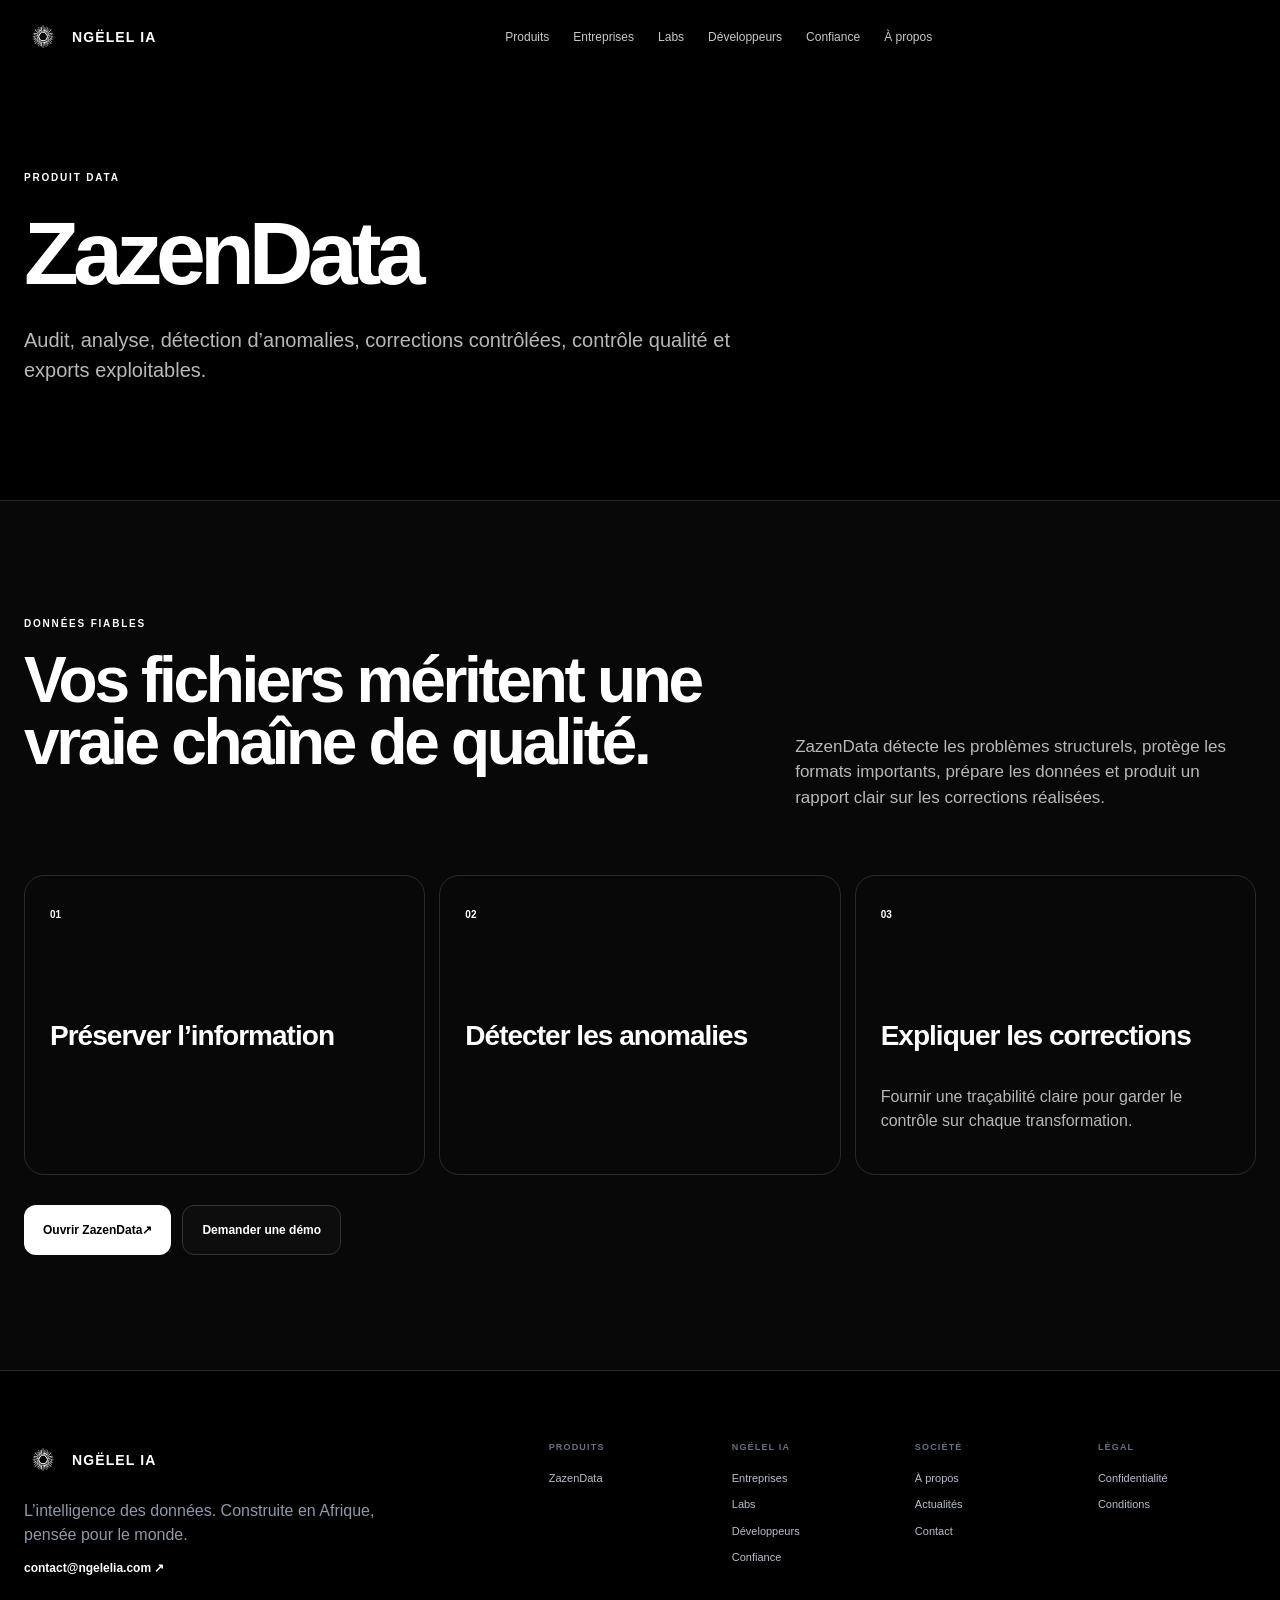
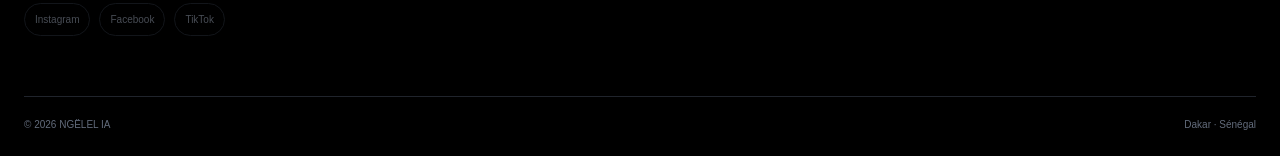
<file: data.html>
<!DOCTYPE html><html lang="fr"><head><meta charset="utf-8">
<meta name="viewport" content="width=device-width,initial-scale=1,viewport-fit=cover">
<meta name="theme-color" content="#07080b">
<meta name="description" content="ZazenData une plateforme de qualité et de préparation des données. Elle analyse, détecte, corrige, mesure et documente la qualité de vos données avant de les restituer dans des formats prêts à exploiter. La v1.6 prend en charge l’import de fichiers Excel .xlsx, avec export en Excel, CSV, JSON et Parquet.">
<meta name="robots" content="index,follow,max-image-preview:large">
<meta property="og:type" content="website">
<meta property="og:title" content="ZazenData — NGËLEL IA">
<meta property="og:description" content="Analysez et préparez votre fichier Excel
en toute confiance.">
<meta property="og:image" content="https://ngelelia.com/assets/ngelel-logo.jpeg">
<meta name="twitter:card" content="summary">
<!-- SEO PRODUCTION NGËLEL IA -->
<meta property="og:site_name" content="NGËLEL IA">
<meta property="og:locale" content="fr_SN">
<meta property="og:url" content="https://ngelelia.com/data.html">
<meta property="og:image:width" content="843">
<meta property="og:image:height" content="843">
<meta property="og:image:alt" content="Logo NGËLEL IA">
<meta name="twitter:title" content="ZazenData — NGËLEL IA">
<meta name="twitter:description" content="Analysez et préparez votre fichier Excel
en toute confiance">
<meta name="twitter:image" content="https://ngelelia.com/assets/ngelel-logo.jpeg">
<meta name="twitter:image:alt" content="Logo NGËLEL IA">
<link rel="canonical" href="https://ngelelia.com/data.html">
<!-- FIN SEO PRODUCTION -->
<title>ZazenData — NGËLEL IA</title>
<link rel="icon" href="assets/ngelel-logo.jpeg">
<link rel="manifest" href="site.webmanifest">

<link rel="stylesheet" href="styles.css">
<!-- DONNÉES STRUCTURÉES NGËLEL IA -->
<script type="application/ld+json">
{
  "@context": "https://schema.org",
  "@graph": [
    {
      "@type": "WebPage",
      "@id": "https://ngelelia.com/data.html#webpage",
      "url": "https://ngelelia.com/data.html",
      "name": "ZazenData — NGËLEL IA",
      "description": "Analysez et préparez votre fichier Excel
en toute confiance.",
      "isPartOf": {
        "@id": "https://ngelelia.com/#website"
      },
      "about": {
        "@id": "https://ngelelia.com/#organization"
      },
      "inLanguage": "fr-SN"
    },
    {
      "@type": "BreadcrumbList",
      "@id": "https://ngelelia.com/data.html#breadcrumb",
      "itemListElement": [
        {
          "@type": "ListItem",
          "position": 1,
          "name": "Accueil",
          "item": "https://ngelelia.com/"
        },
        {
          "@type": "ListItem",
          "position": 2,
          "name": "ZazenData",
          "item": "https://ngelelia.com/data.html"
        }
      ]
    },
    {
      "@type": "SoftwareApplication",
      "@id": "https://ngelelia.com/data.html#application",
      "name": "ZazenData",
      "url": "https://ngelelia.com/data.html",
      "description": "Analysez et préparez votre fichier Excel
en toute confiance.",
      "applicationCategory": "BusinessApplication",
      "operatingSystem": "Web",
      "publisher": {
        "@id": "https://ngelelia.com/#organization"
      },
      "inLanguage": "fr-SN"
    }
  ]
}
</script>
<!-- FIN DONNÉES STRUCTURÉES -->
</head><body>
<a class="skip-link" href="#main"><span>Aller au contenu</span></a>
<header class="site-header" data-header>
  <div class="shell nav">
    <a class="brand" href="index.html" aria-label="NGËLEL IA">
      <img src="assets/ngelel-logo.jpeg" class="brand-mark" alt="">
      <span>NGËLEL IA</span>
    </a>
    <button class="menu-toggle" type="button" aria-label="Menu" aria-expanded="false" data-menu-toggle></button>
    <nav class="nav-links" data-nav>
      <a href="index.html#products"><span>Produits</span></a>
      <a href="enterprise.html"><span>Entreprises</span></a>
      <a href="labs.html">Labs</a>
      <a href="developers.html"><span>Développeurs</span></a>
      <a href="security.html"><span>Confiance</span></a>
      <a href="company.html"><span>À propos</span></a>
    </nav>

  </div>
</header><main id="main">
<section class="page-hero"><div class="shell reveal"><p class="eyebrow"><span>PRODUIT DATA</span></p><h1><span>ZazenData</span></h1><p class="page-lead"><span>Audit, analyse, détection d’anomalies, corrections contrôlées, contrôle qualité et exports exploitables.</span></p></div></section>
<section class="section soft"><div class="shell"><div class="section-head reveal"><div><p class="eyebrow">DONNÉES FIABLES</p><h2>Vos fichiers méritent une vraie chaîne de qualité.</h2></div><p>ZazenData détecte les problèmes structurels, protège les formats importants, prépare les données et produit un rapport clair sur les corrections réalisées.</p></div><div class="cases-grid"><article class="case reveal"><span>01</span><h3>Préserver l’information</h3></article><article class="case reveal delay-1"><span>02</span><h3>Détecter les anomalies</h3></article><article class="case reveal delay-2"><span>03</span><h3>Expliquer les corrections</h3><p>Fournir une traçabilité claire pour garder le contrôle sur chaque transformation.</p></article></div><div class="hero-actions"><a class="button primary gradient" href="https://zazendata.com" target="_blank" rel="noopener"><span>Ouvrir ZazenData</span> ↗</a><a class="button glass" href="contact.html#demo"><span>Demander une démo</span></a></div></div></section>
</main>
<footer class="site-footer">
 <div class="shell footer-grid">
  <div class="footer-brand">
   <a class="brand" href="index.html"><img src="assets/ngelel-logo.jpeg" class="brand-mark" alt=""><span>NGËLEL IA</span></a>
   <p><span>L’intelligence des données. Construite en Afrique, pensée pour le monde.</span></p>
   <a class="footer-mail" href="mailto:contact@ngelelia.com">contact@ngelelia.com ↗</a>
   <div class="socials">
     <a data-social="instagram" href="#" aria-disabled="true">Instagram</a>
     <a data-social="facebook" href="#" aria-disabled="true">Facebook</a>
     <a data-social="tiktok" href="#" aria-disabled="true">TikTok</a>
   </div>
  </div>
  <div class="footer-links">
   <div><strong><span>Produits</span></strong><a href="data.html">ZazenData</a></div>
   <div><strong>NGËLEL IA</strong><a href="enterprise.html"><span>Entreprises</span></a><a href="labs.html">Labs</a><a href="developers.html"><span>Développeurs</span></a><a href="security.html"><span>Confiance</span></a></div>
   <div><strong><span>Société</span></strong><a href="company.html"><span>À propos</span></a><a href="news.html"><span>Actualités</span></a><a href="contact.html">Contact</a></div>
   <div><strong><span>Légal</span></strong><a href="privacy.html"><span>Confidentialité</span></a><a href="terms.html"><span>Conditions</span></a></div>
  </div>
 </div>
 <div class="shell footer-bottom"><span>© <span data-year></span> NGËLEL IA</span><span>Dakar · Sénégal</span></div>
</footer>
<script src="script.js" defer></script></body></html>
</file>
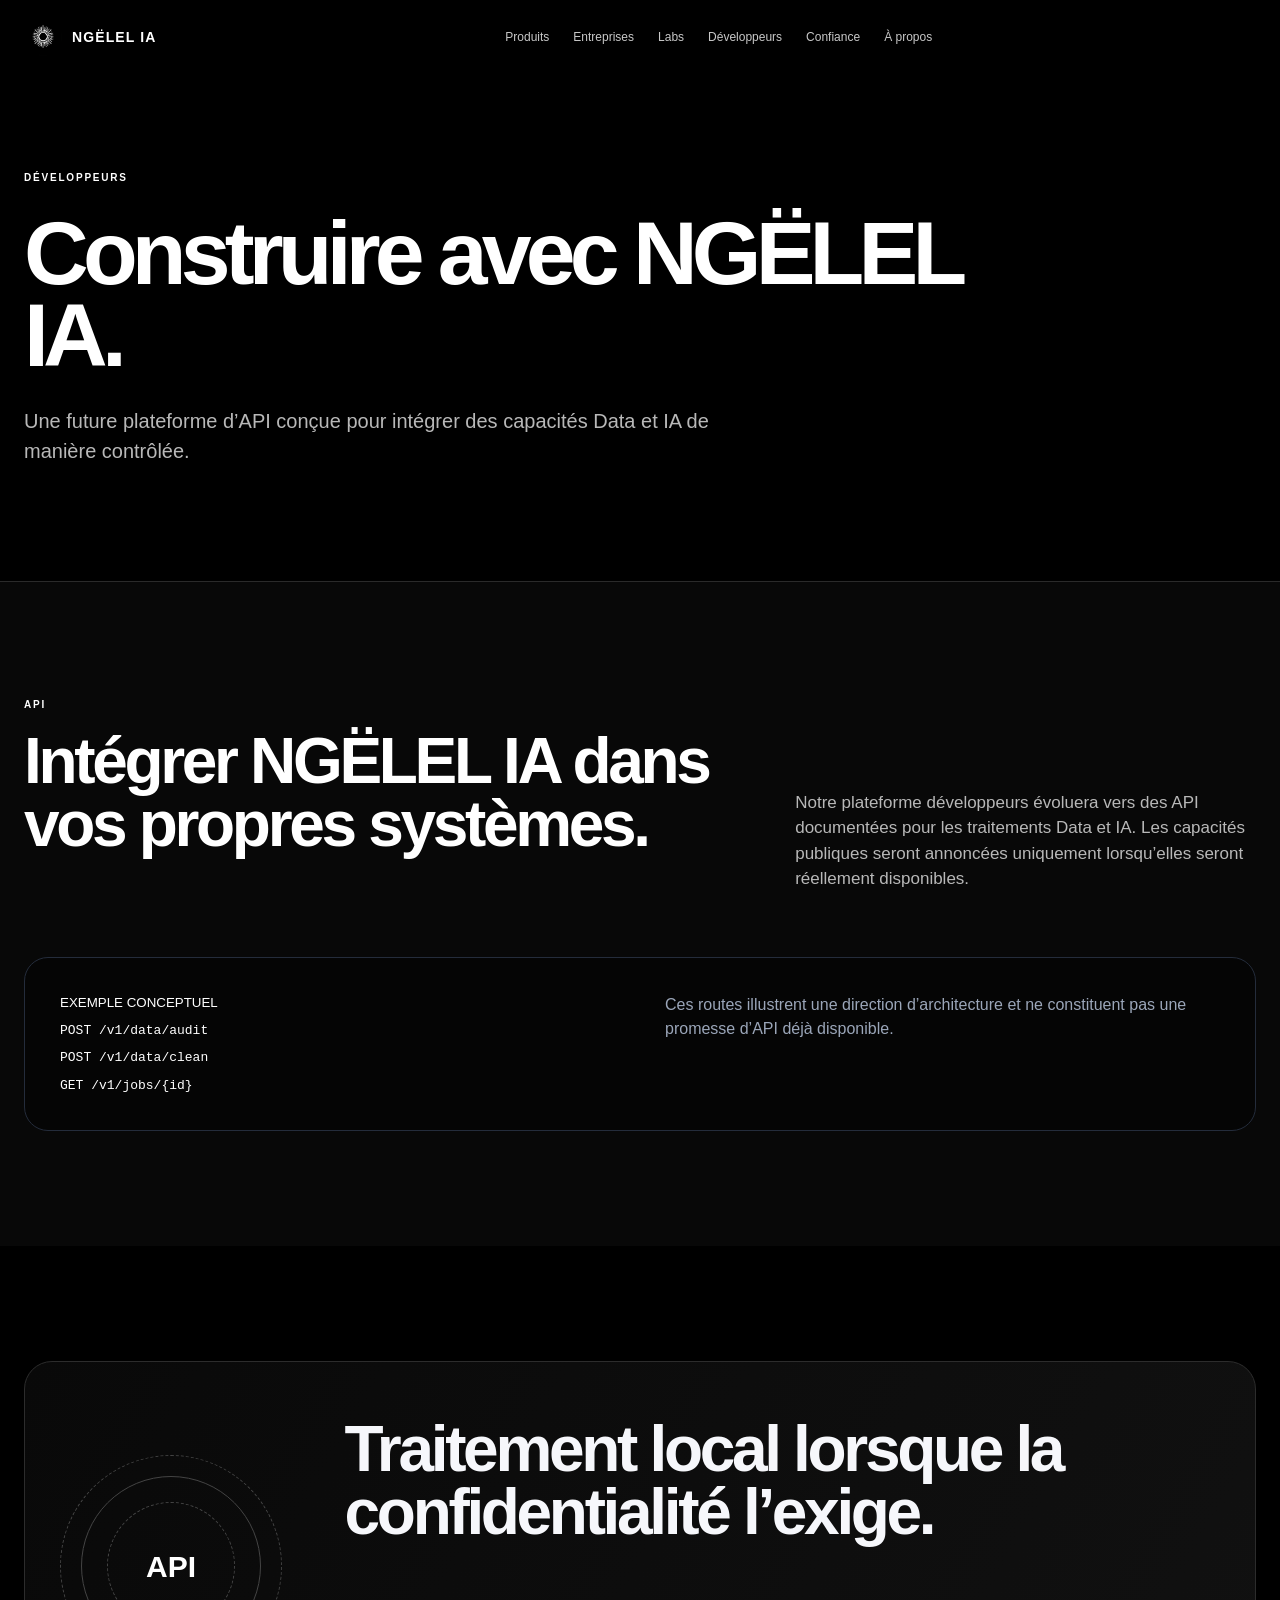
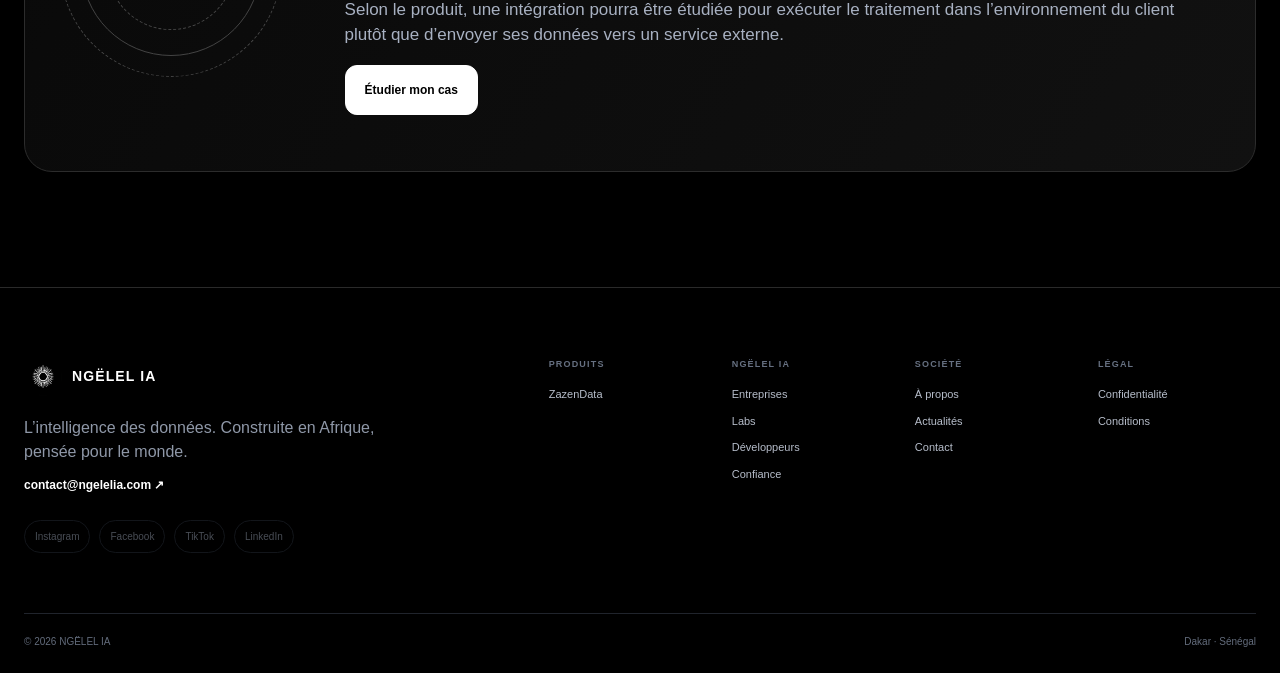
<file: developers.html>
<!DOCTYPE html><html lang="fr"><head><meta charset="utf-8">
<meta name="viewport" content="width=device-width,initial-scale=1,viewport-fit=cover">
<meta name="theme-color" content="#07080b">
<meta name="description" content="Une future plateforme API pensée pour intégrer des capacités Data &amp; IA de manière contrôlée.">
<meta name="robots" content="index,follow,max-image-preview:large">
<meta property="og:type" content="website">
<meta property="og:title" content="Développeurs — NGËLEL IA">
<meta property="og:description" content="Une future plateforme API pensée pour intégrer des capacités Data &amp; IA de manière contrôlée.">
<meta property="og:image" content="https://ngelelia.com/assets/ngelel-logo.jpeg">
<meta name="twitter:card" content="summary">
<!-- SEO PRODUCTION NGËLEL IA -->
<meta property="og:site_name" content="NGËLEL IA">
<meta property="og:locale" content="fr_SN">
<meta property="og:url" content="https://ngelelia.com/developers.html">
<meta property="og:image:width" content="843">
<meta property="og:image:height" content="843">
<meta property="og:image:alt" content="Logo NGËLEL IA">
<meta name="twitter:title" content="Développeurs — NGËLEL IA">
<meta name="twitter:description" content="Une future plateforme API pensée pour intégrer des capacités Data &amp; IA de manière contrôlée.">
<meta name="twitter:image" content="https://ngelelia.com/assets/ngelel-logo.jpeg">
<meta name="twitter:image:alt" content="Logo NGËLEL IA">
<link rel="canonical" href="https://ngelelia.com/developers.html">
<!-- FIN SEO PRODUCTION -->
<title>Développeurs — NGËLEL IA</title>
<link rel="icon" href="assets/ngelel-logo.jpeg">
<link rel="manifest" href="site.webmanifest">

<link rel="stylesheet" href="styles.css">
<!-- DONNÉES STRUCTURÉES NGËLEL IA -->
<script type="application/ld+json">
{
  "@context": "https://schema.org",
  "@graph": [
    {
      "@type": "WebPage",
      "@id": "https://ngelelia.com/developers.html#webpage",
      "url": "https://ngelelia.com/developers.html",
      "name": "Développeurs — NGËLEL IA",
      "description": "Une future plateforme API pensée pour intégrer des capacités Data & IA de manière contrôlée.",
      "isPartOf": {
        "@id": "https://ngelelia.com/#website"
      },
      "about": {
        "@id": "https://ngelelia.com/#organization"
      },
      "inLanguage": "fr-SN"
    },
    {
      "@type": "BreadcrumbList",
      "@id": "https://ngelelia.com/developers.html#breadcrumb",
      "itemListElement": [
        {
          "@type": "ListItem",
          "position": 1,
          "name": "Accueil",
          "item": "https://ngelelia.com/"
        },
        {
          "@type": "ListItem",
          "position": 2,
          "name": "Développeurs",
          "item": "https://ngelelia.com/developers.html"
        }
      ]
    }
  ]
}
</script>
<!-- FIN DONNÉES STRUCTURÉES -->
</head><body>
<a class="skip-link" href="#main"><span>Aller au contenu</span></a>
<header class="site-header" data-header>
  <div class="shell nav">
    <a class="brand" href="index.html" aria-label="NGËLEL IA">
      <img src="assets/ngelel-logo.jpeg" class="brand-mark" alt="">
      <span>NGËLEL IA</span>
    </a>
    <button class="menu-toggle" type="button" aria-label="Menu" aria-expanded="false" data-menu-toggle></button>
    <nav class="nav-links" data-nav>
      <a href="index.html#products"><span>Produits</span></a>
      <a href="enterprise.html"><span>Entreprises</span></a>
      <a href="labs.html">Labs</a>
      <a href="developers.html"><span>Développeurs</span></a>
      <a href="security.html"><span>Confiance</span></a>
      <a href="company.html"><span>À propos</span></a>
    </nav>

  </div>
</header><main id="main">
<section class="page-hero"><div class="shell reveal"><p class="eyebrow"><span>DÉVELOPPEURS</span></p><h1><span>Construire avec NGËLEL IA.</span></h1><p class="page-lead"><span>Une future plateforme d’API conçue pour intégrer des capacités Data et IA de manière contrôlée.</span></p></div></section>

<section class="section soft"><div class="shell"><div class="section-head reveal"><div><p class="eyebrow">API</p><h2><span>Intégrer NGËLEL IA dans vos propres systèmes.</span></h2></div><p><span>Notre plateforme développeurs évoluera vers des API documentées pour les traitements Data et IA. Les capacités publiques seront annoncées uniquement lorsqu’elles seront réellement disponibles.</span></p></div>
<div class="code-panel reveal"><div><small><span>EXEMPLE CONCEPTUEL</span></small><code>POST /v1/data/audit</code><code>POST /v1/data/clean</code><code>GET /v1/jobs/{id}</code></div><p><span>Ces routes illustrent une direction d’architecture et ne constituent pas une promesse d’API déjà disponible.</span></p></div></div></section>
<section class="section"><div class="shell privacy-panel reveal"><div class="lock-orbit"><div class="lock">API</div></div><div class="privacy-copy"><h2><span>Traitement local lorsque la confidentialité l’exige.</span></h2><p><span>Selon le produit, une intégration pourra être étudiée pour exécuter le traitement dans l’environnement du client plutôt que d’envoyer ses données vers un service externe.</span></p><a class="button primary" href="contact.html#demo"><span>Étudier mon cas</span></a></div></div></section>
</main>
<footer class="site-footer">
 <div class="shell footer-grid">
  <div class="footer-brand">
   <a class="brand" href="index.html"><img src="assets/ngelel-logo.jpeg" class="brand-mark" alt=""><span>NGËLEL IA</span></a>
   <p><span>L’intelligence des données. Construite en Afrique, pensée pour le monde.</span></p>
   <a class="footer-mail" href="mailto:contact@ngelelia.com">contact@ngelelia.com ↗</a>
   <div class="socials">
<a data-social="instagram" href="https://www.instagram.com/ia_ngelel" aria-disabled="true">Instagram</a>
<a data-social="facebook" href="https://www.facebook.com/profile.php?id=61593532836645" aria-disabled="true">Facebook</a>
<a data-social="tiktok" href="https://www.tiktok.com/@ai_ngelel" aria-disabled="true">TikTok</a>
<a data-social="linkedin" href="https://www.linkedin.com/in/ia-ngëlel-34a62b430" aria-disabled="true">LinkedIn</a>
   </div>
  </div>
  <div class="footer-links">
    <div><strong><span>Produits</span></strong><a href="data.html">ZazenData</a></div>
   <div><strong>NGËLEL IA</strong><a href="enterprise.html"><span>Entreprises</span></a><a href="labs.html">Labs</a><a href="developers.html"><span>Développeurs</span></a><a href="security.html"><span>Confiance</span></a></div>
   <div><strong><span>Société</span></strong><a href="company.html"><span>À propos</span></a><a href="news.html"><span>Actualités</span></a><a href="contact.html">Contact</a></div>
   <div><strong><span>Légal</span></strong><a href="privacy.html"><span>Confidentialité</span></a><a href="terms.html"><span>Conditions</span></a></div>
  </div>
 </div>
 <div class="shell footer-bottom"><span>© <span data-year></span> NGËLEL IA</span><span>Dakar · Sénégal</span></div>
</footer>
<script src="script.js" defer></script></body></html>
</file>
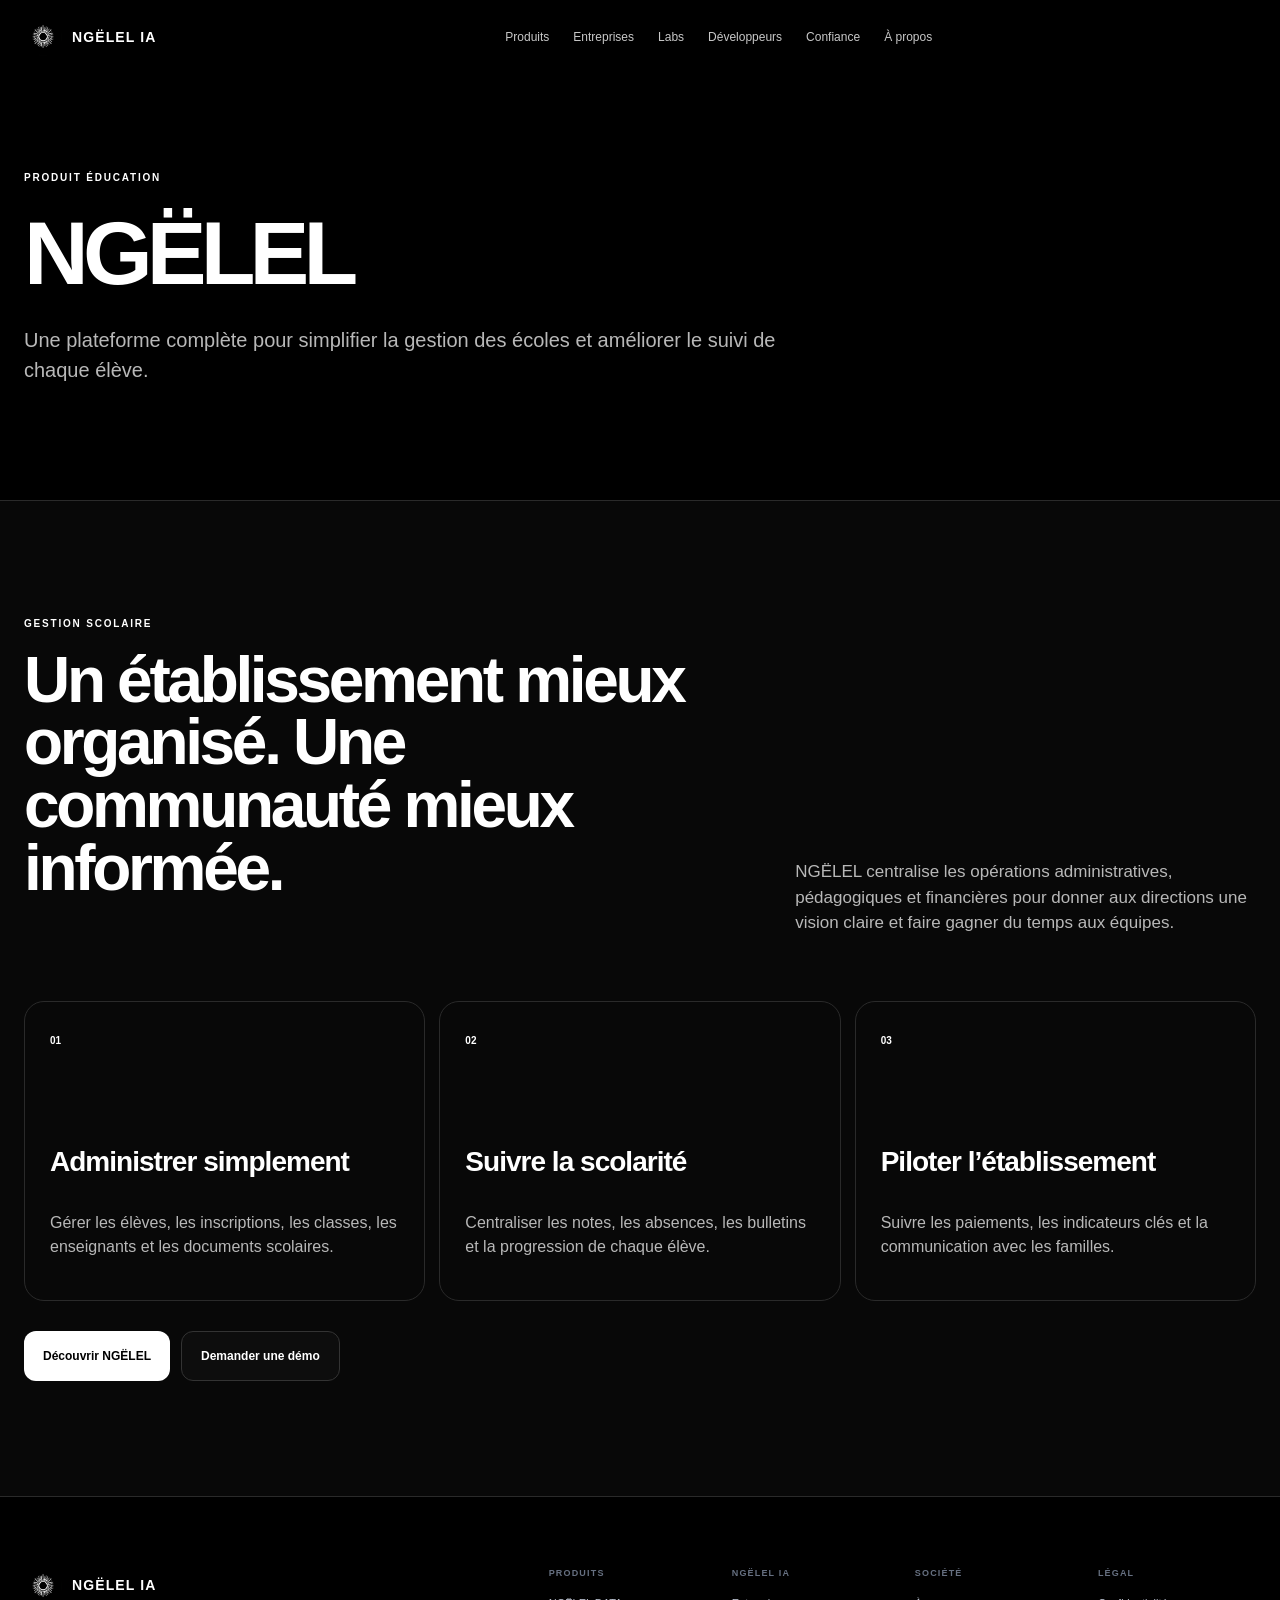
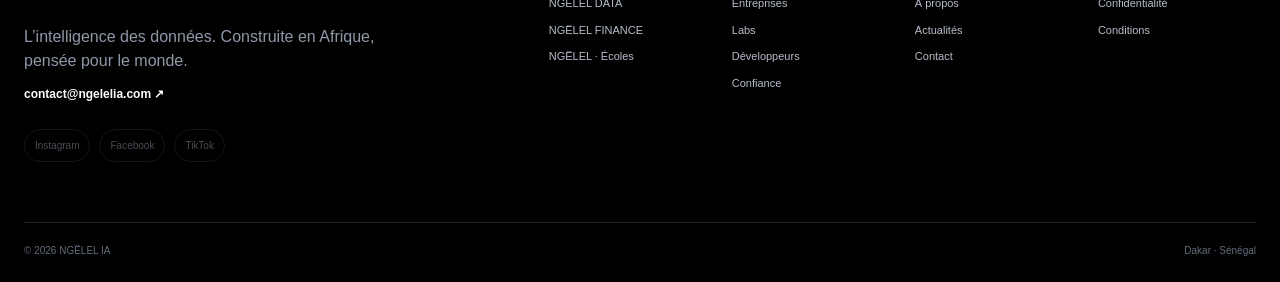
<file: ecoles.html>
<!DOCTYPE html><html lang="fr"><head><meta charset="utf-8">
<meta name="viewport" content="width=device-width,initial-scale=1,viewport-fit=cover">
<meta name="theme-color" content="#07080b">
<meta name="description" content="NGËLEL centralise la gestion des élèves, des inscriptions, des notes, des absences, des paiements et de la communication scolaire.">
<meta name="robots" content="index,follow,max-image-preview:large">
<meta property="og:type" content="website">
<meta property="og:title" content="NGËLEL — Gestion des écoles">
<meta property="og:description" content="Une plateforme complète pour piloter les établissements scolaires.">
<meta property="og:image" content="https://ngelelia.com/assets/ngelel-logo.jpeg">
<meta name="twitter:card" content="summary">
<!-- SEO PRODUCTION NGËLEL IA -->
<meta property="og:site_name" content="NGËLEL IA">
<meta property="og:locale" content="fr_SN">
<meta property="og:url" content="https://ngelelia.com/ecoles.html">
<meta property="og:image:width" content="843">
<meta property="og:image:height" content="843">
<meta property="og:image:alt" content="Logo NGËLEL IA">
<meta name="twitter:title" content="NGËLEL — Gestion des écoles">
<meta name="twitter:description" content="Une plateforme complète pour piloter les établissements scolaires.">
<meta name="twitter:image" content="https://ngelelia.com/assets/ngelel-logo.jpeg">
<meta name="twitter:image:alt" content="Logo NGËLEL IA">
<link rel="canonical" href="https://ngelelia.com/ecoles.html">
<!-- FIN SEO PRODUCTION -->
<title>NGËLEL — Gestion des écoles | NGËLEL IA</title>
<link rel="icon" href="assets/ngelel-logo.jpeg">
<link rel="manifest" href="site.webmanifest">
<link rel="stylesheet" href="styles.css">
<!-- DONNÉES STRUCTURÉES NGËLEL IA -->
<script type="application/ld+json">
{
  "@context": "https://schema.org",
  "@graph": [
    {
      "@type": "WebPage",
      "@id": "https://ngelelia.com/ecoles.html#webpage",
      "url": "https://ngelelia.com/ecoles.html",
      "name": "NGËLEL — Gestion des écoles",
      "description": "Une plateforme complète pour piloter les établissements scolaires.",
      "isPartOf": {
        "@id": "https://ngelelia.com/#website"
      },
      "about": {
        "@id": "https://ngelelia.com/#organization"
      },
      "inLanguage": "fr-SN"
    },
    {
      "@type": "BreadcrumbList",
      "@id": "https://ngelelia.com/ecoles.html#breadcrumb",
      "itemListElement": [
        {
          "@type": "ListItem",
          "position": 1,
          "name": "Accueil",
          "item": "https://ngelelia.com/"
        },
        {
          "@type": "ListItem",
          "position": 2,
          "name": "NGËLEL pour les écoles",
          "item": "https://ngelelia.com/ecoles.html"
        }
      ]
    },
    {
      "@type": "SoftwareApplication",
      "@id": "https://ngelelia.com/ecoles.html#application",
      "name": "NGËLEL pour les écoles",
      "url": "https://ngelelia.com/ecoles.html",
      "description": "Une plateforme complète pour piloter les établissements scolaires.",
      "applicationCategory": "EducationalApplication",
      "operatingSystem": "Web",
      "publisher": {
        "@id": "https://ngelelia.com/#organization"
      },
      "inLanguage": "fr-SN"
    }
  ]
}
</script>
<!-- FIN DONNÉES STRUCTURÉES -->
</head><body>
<a class="skip-link" href="#main"><span>Aller au contenu</span></a>
<header class="site-header" data-header>
 <div class="shell nav">
  <a class="brand" href="index.html" aria-label="NGËLEL IA"><img src="assets/ngelel-logo.jpeg" class="brand-mark" alt=""><span>NGËLEL IA</span></a>
  <button class="menu-toggle" type="button" aria-label="Menu" aria-expanded="false" data-menu-toggle></button>
  <nav class="nav-links" data-nav><a href="index.html#products"><span>Produits</span></a><a href="enterprise.html"><span>Entreprises</span></a><a href="labs.html">Labs</a><a href="developers.html"><span>Développeurs</span></a><a href="security.html"><span>Confiance</span></a><a href="company.html"><span>À propos</span></a></nav>
 </div>
</header>
<main id="main">
 <section class="page-hero"><div class="shell reveal"><p class="eyebrow"><span>PRODUIT ÉDUCATION</span></p><h1><span>NGËLEL</span></h1><p class="page-lead"><span>Une plateforme complète pour simplifier la gestion des écoles et améliorer le suivi de chaque élève.</span></p></div></section>
 <section class="section soft"><div class="shell"><div class="section-head reveal"><div><p class="eyebrow">GESTION SCOLAIRE</p><h2>Un établissement mieux organisé. Une communauté mieux informée.</h2></div><p>NGËLEL centralise les opérations administratives, pédagogiques et financières pour donner aux directions une vision claire et faire gagner du temps aux équipes.</p></div><div class="cases-grid"><article class="case reveal"><span>01</span><h3>Administrer simplement</h3><p>Gérer les élèves, les inscriptions, les classes, les enseignants et les documents scolaires.</p></article><article class="case reveal delay-1"><span>02</span><h3>Suivre la scolarité</h3><p>Centraliser les notes, les absences, les bulletins et la progression de chaque élève.</p></article><article class="case reveal delay-2"><span>03</span><h3>Piloter l’établissement</h3><p>Suivre les paiements, les indicateurs clés et la communication avec les familles.</p></article></div><div class="hero-actions"><a class="button primary gradient" href="contact.html#demo"><span>Découvrir NGËLEL</span></a><a class="button glass" href="contact.html#demo"><span>Demander une démo</span></a></div></div></section>
</main>
<footer class="site-footer"><div class="shell footer-grid"><div class="footer-brand"><a class="brand" href="index.html"><img src="assets/ngelel-logo.jpeg" class="brand-mark" alt=""><span>NGËLEL IA</span></a><p><span>L’intelligence des données. Construite en Afrique, pensée pour le monde.</span></p><a class="footer-mail" href="mailto:contact@ngelelia.com">contact@ngelelia.com ↗</a><div class="socials"><a data-social="instagram" href="#" aria-disabled="true">Instagram</a><a data-social="facebook" href="#" aria-disabled="true">Facebook</a><a data-social="tiktok" href="#" aria-disabled="true">TikTok</a></div></div><div class="footer-links"><div><strong><span>Produits</span></strong><a href="data.html">NGËLEL DATA</a><a href="gestion.html">NGËLEL FINANCE</a><a href="ecoles.html">NGËLEL · Écoles</a></div><div><strong>NGËLEL IA</strong><a href="enterprise.html"><span>Entreprises</span></a><a href="labs.html">Labs</a><a href="developers.html"><span>Développeurs</span></a><a href="security.html"><span>Confiance</span></a></div><div><strong><span>Société</span></strong><a href="company.html"><span>À propos</span></a><a href="news.html"><span>Actualités</span></a><a href="contact.html">Contact</a></div><div><strong><span>Légal</span></strong><a href="privacy.html"><span>Confidentialité</span></a><a href="terms.html"><span>Conditions</span></a></div></div></div><div class="shell footer-bottom"><span>© <span data-year></span> NGËLEL IA</span><span>Dakar · Sénégal</span></div></footer>
<script src="script.js" defer></script></body></html>
</file>
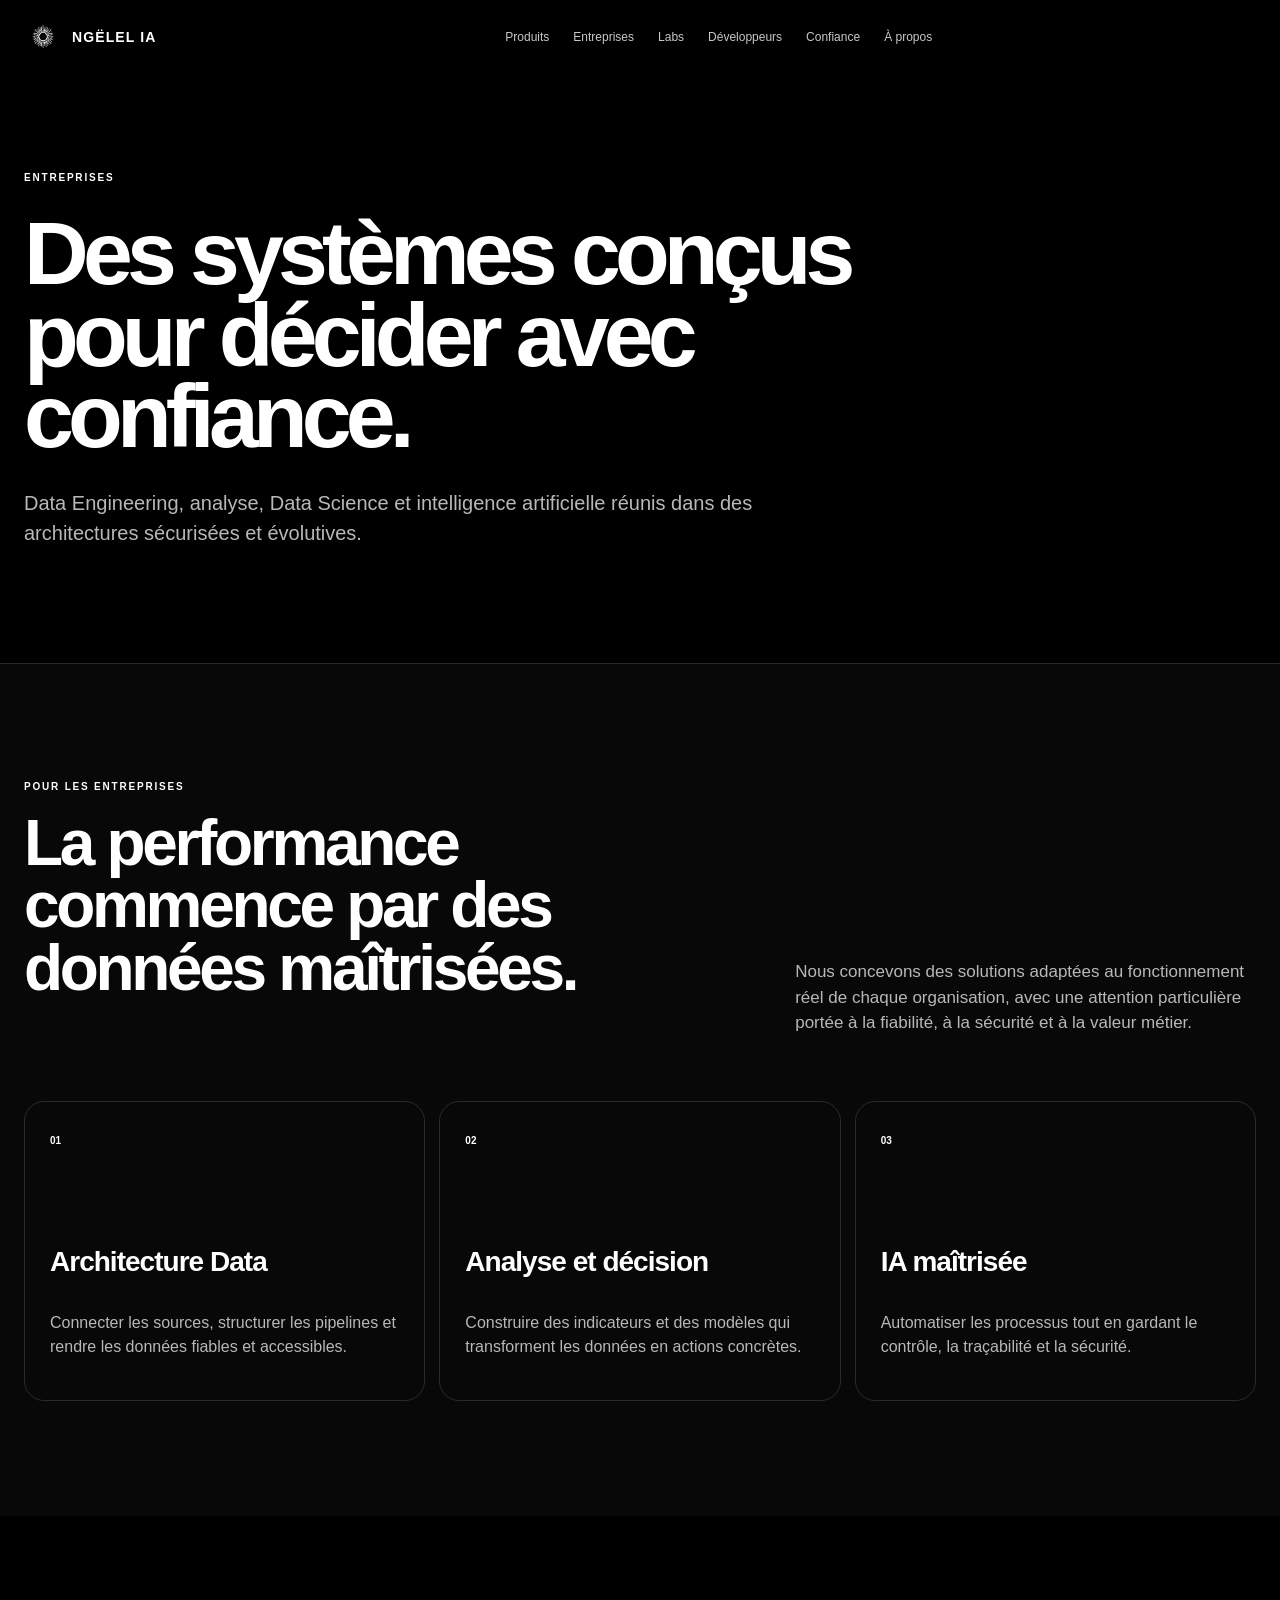
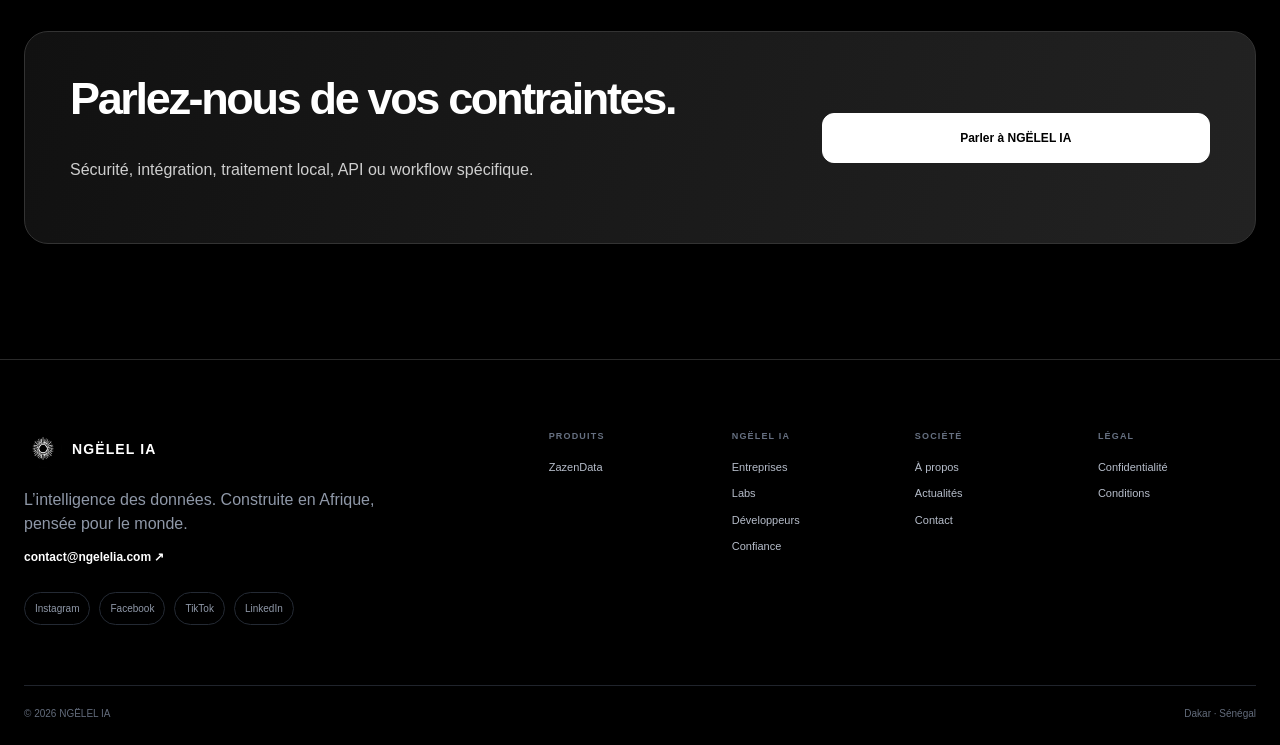
<file: enterprise.html>
<!DOCTYPE html><html lang="fr"><head><meta charset="utf-8">
<meta name="viewport" content="width=device-width,initial-scale=1,viewport-fit=cover">
<meta name="theme-color" content="#07080b">
<meta name="description" content="Sécurité, contrôle, intégration et architecture évolutive pour les organisations qui travaillent avec des données réelles.">
<meta name="robots" content="index,follow,max-image-preview:large">
<meta property="og:type" content="website">
<meta property="og:title" content="Entreprises — NGËLEL IA">
<meta property="og:description" content="Sécurité, contrôle, intégration et architecture évolutive pour les organisations qui travaillent avec des données réelles.">
<meta property="og:image" content="https://ngelelia.com/assets/ngelel-logo.jpeg">
<meta name="twitter:card" content="summary">
<!-- SEO PRODUCTION NGËLEL IA -->
<meta property="og:site_name" content="NGËLEL IA">
<meta property="og:locale" content="fr_SN">
<meta property="og:url" content="https://ngelelia.com/enterprise.html">
<meta property="og:image:width" content="843">
<meta property="og:image:height" content="843">
<meta property="og:image:alt" content="Logo NGËLEL IA">
<meta name="twitter:title" content="Entreprises — NGËLEL IA">
<meta name="twitter:description" content="Sécurité, contrôle, intégration et architecture évolutive pour les organisations qui travaillent avec des données réelles.">
<meta name="twitter:image" content="https://ngelelia.com/assets/ngelel-logo.jpeg">
<meta name="twitter:image:alt" content="Logo NGËLEL IA">
<link rel="canonical" href="https://ngelelia.com/enterprise.html">
<!-- FIN SEO PRODUCTION -->
<title>Entreprises — NGËLEL IA</title>
<link rel="icon" href="assets/ngelel-logo.jpeg">
<link rel="manifest" href="site.webmanifest">

<link rel="stylesheet" href="styles.css">
<!-- DONNÉES STRUCTURÉES NGËLEL IA -->
<script type="application/ld+json">
{
  "@context": "https://schema.org",
  "@graph": [
    {
      "@type": "WebPage",
      "@id": "https://ngelelia.com/enterprise.html#webpage",
      "url": "https://ngelelia.com/enterprise.html",
      "name": "Entreprises — NGËLEL IA",
      "description": "Sécurité, contrôle, intégration et architecture évolutive pour les organisations qui travaillent avec des données réelles.",
      "isPartOf": {
        "@id": "https://ngelelia.com/#website"
      },
      "about": {
        "@id": "https://ngelelia.com/#organization"
      },
      "inLanguage": "fr-SN"
    },
    {
      "@type": "BreadcrumbList",
      "@id": "https://ngelelia.com/enterprise.html#breadcrumb",
      "itemListElement": [
        {
          "@type": "ListItem",
          "position": 1,
          "name": "Accueil",
          "item": "https://ngelelia.com/"
        },
        {
          "@type": "ListItem",
          "position": 2,
          "name": "Entreprises",
          "item": "https://ngelelia.com/enterprise.html"
        }
      ]
    }
  ]
}
</script>
<!-- FIN DONNÉES STRUCTURÉES -->
</head><body>
<a class="skip-link" href="#main"><span>Aller au contenu</span></a>
<header class="site-header" data-header>
  <div class="shell nav">
    <a class="brand" href="index.html" aria-label="NGËLEL IA">
      <img src="assets/ngelel-logo.jpeg" class="brand-mark" alt="">
      <span>NGËLEL IA</span>
    </a>
    <button class="menu-toggle" type="button" aria-label="Menu" aria-expanded="false" data-menu-toggle></button>
    <nav class="nav-links" data-nav>
      <a href="index.html#products"><span>Produits</span></a>
      <a href="enterprise.html"><span>Entreprises</span></a>
      <a href="labs.html">Labs</a>
      <a href="developers.html"><span>Développeurs</span></a>
      <a href="security.html"><span>Confiance</span></a>
      <a href="company.html"><span>À propos</span></a>
    </nav>

  </div>
</header><main id="main">
<section class="page-hero"><div class="shell reveal"><p class="eyebrow"><span>ENTREPRISES</span></p><h1><span>Des systèmes conçus pour décider avec confiance.</span></h1><p class="page-lead"><span>Data Engineering, analyse, Data Science et intelligence artificielle réunis dans des architectures sécurisées et évolutives.</span></p></div></section>

<section class="section soft"><div class="shell">
<div class="section-head reveal"><div><p class="eyebrow"><span>POUR LES ENTREPRISES</span></p><h2><span>La performance commence par des données maîtrisées.</span></h2></div><p><span>Nous concevons des solutions adaptées au fonctionnement réel de chaque organisation, avec une attention particulière portée à la fiabilité, à la sécurité et à la valeur métier.</span></p></div>
<div class="cases-grid"><article class="case reveal"><span>01</span><h3><span>Architecture Data</span></h3><p><span>Connecter les sources, structurer les pipelines et rendre les données fiables et accessibles.</span></p></article><article class="case reveal delay-1"><span>02</span><h3><span>Analyse et décision</span></h3><p><span>Construire des indicateurs et des modèles qui transforment les données en actions concrètes.</span></p></article><article class="case reveal delay-2"><span>03</span><h3><span>IA maîtrisée</span></h3><p><span>Automatiser les processus tout en gardant le contrôle, la traçabilité et la sécurité.</span></p></article></div>
</div></section>
<section class="section"><div class="shell contact-banner reveal"><div><h2><span>Parlez-nous de vos contraintes.</span></h2><p><span>Sécurité, intégration, traitement local, API ou workflow spécifique.</span></p></div><a class="button white" href="contact.html#demo"><span>Parler à NGËLEL IA</span></a></div></section>
</main>
<footer class="site-footer">
 <div class="shell footer-grid">
  <div class="footer-brand">
   <a class="brand" href="index.html"><img src="assets/ngelel-logo.jpeg" class="brand-mark" alt=""><span>NGËLEL IA</span></a>
   <p><span>L’intelligence des données. Construite en Afrique, pensée pour le monde.</span></p>
   <a class="footer-mail" href="mailto:contact@ngelelia.com">contact@ngelelia.com ↗</a>
   <div class="socials">
    <a data-social="instagram" href="https://www.instagram.com/ia_ngelel" target="_blank" rel="noopener noreferrer">Instagram</a>
<a data-social="facebook" href="https://www.facebook.com/profile.php?id=61593532836645"target="_blank" rel="noopener noreferrer">Facebook</a>
<a data-social="tiktok"href="https://www.tiktok.com/@ai_ngelel"target="_blank"rel="noopener noreferrer">TikTok</a>
<a data-social="linkedin"href="https://www.linkedin.com/in/ia-ngëlel-34a62b430"target="_blank"rel="noopener noreferrer">LinkedIn</a>
   </div>
  </div>
  <div class="footer-links">
     <div><strong><span>Produits</span></strong><a href="data.html">ZazenData</a></div>
   <div><strong>NGËLEL IA</strong><a href="enterprise.html"><span>Entreprises</span></a><a href="labs.html">Labs</a><a href="developers.html"><span>Développeurs</span></a><a href="security.html"><span>Confiance</span></a></div>
   <div><strong><span>Société</span></strong><a href="company.html"><span>À propos</span></a><a href="news.html"><span>Actualités</span></a><a href="contact.html">Contact</a></div>
   <div><strong><span>Légal</span></strong><a href="privacy.html"><span>Confidentialité</span></a><a href="terms.html"><span>Conditions</span></a></div>
  </div>
 </div>
 <div class="shell footer-bottom"><span>© <span data-year></span> NGËLEL IA</span><span>Dakar · Sénégal</span></div>
</footer>
<script src="script.js" defer></script></body></html>
</file>
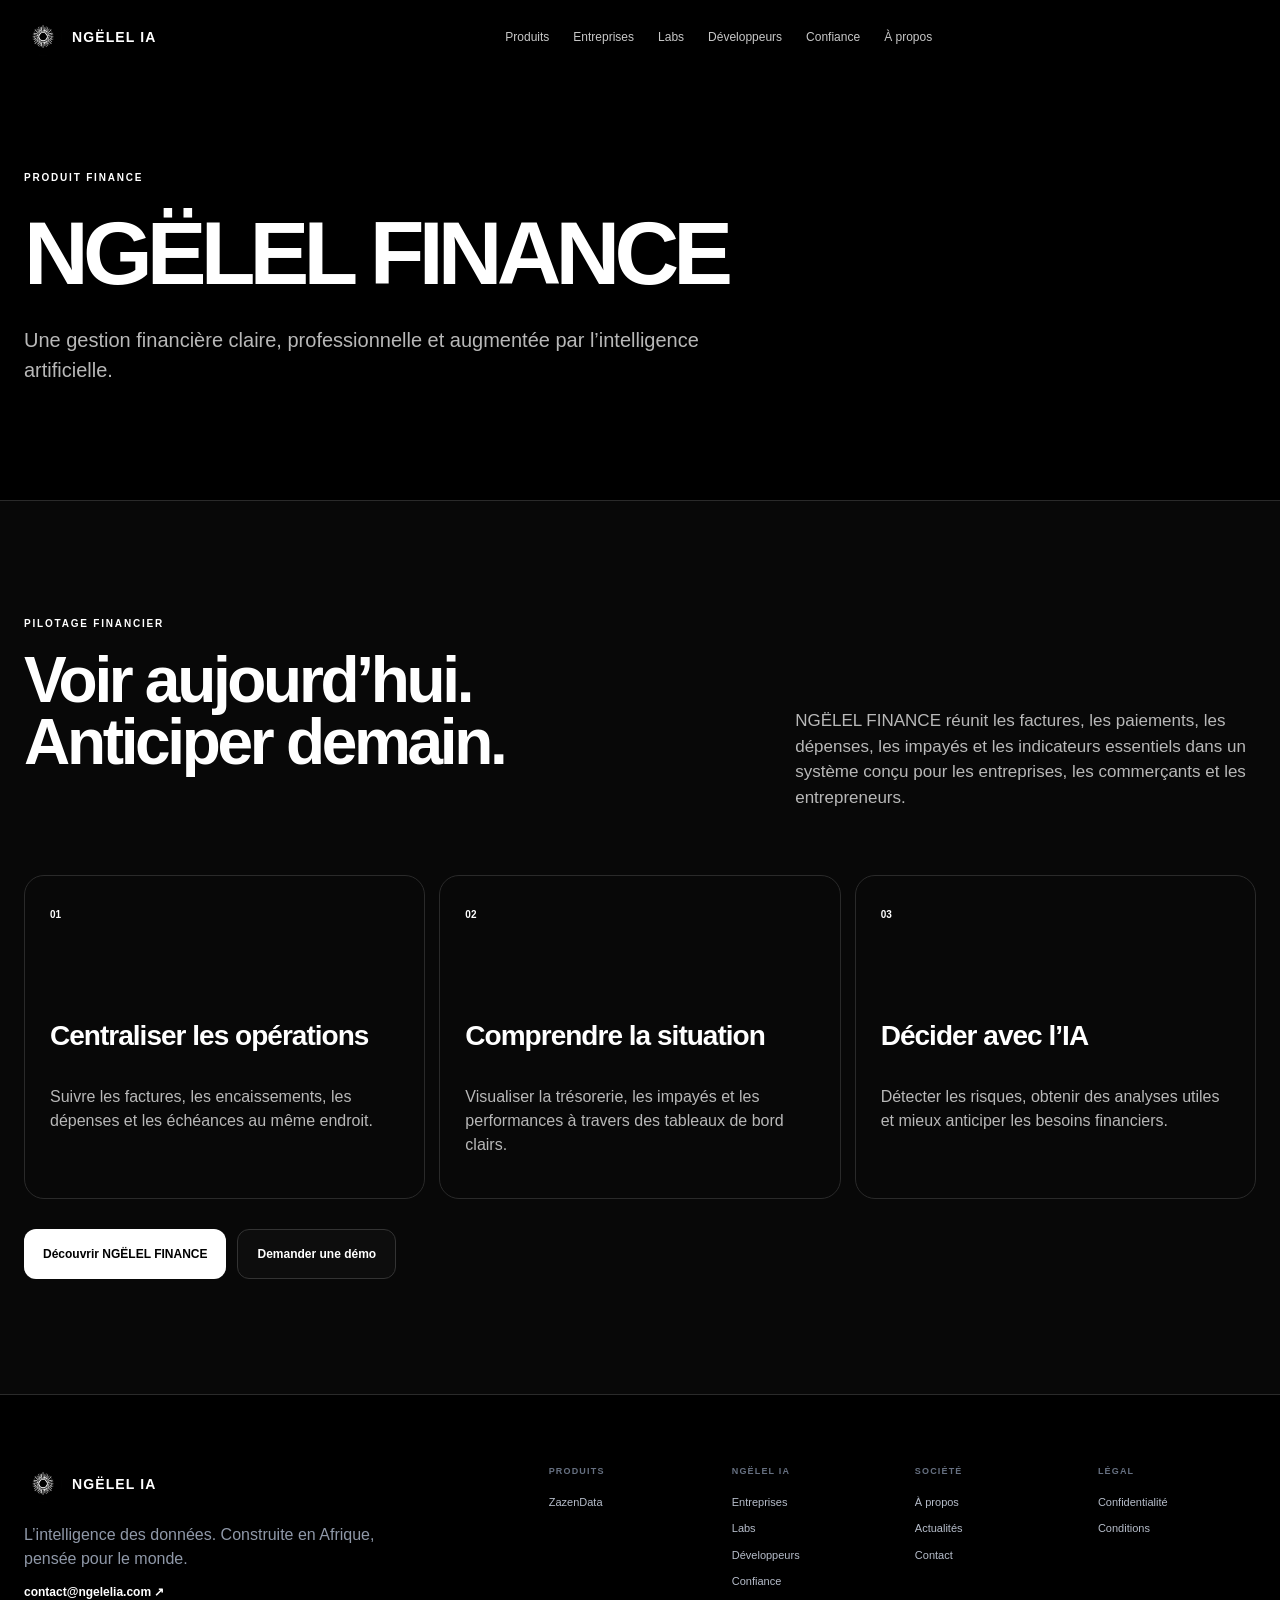
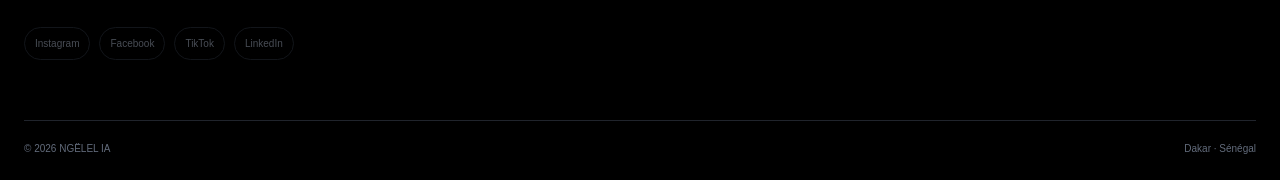
<file: gestion.html>
<!DOCTYPE html><html lang="fr"><head><meta charset="utf-8">
<meta name="viewport" content="width=device-width,initial-scale=1,viewport-fit=cover">
<meta name="theme-color" content="#07080b">
<meta name="description" content="NGËLEL FINANCE centralise la facturation, les encaissements, les dépenses et le pilotage financier grâce à l’intelligence artificielle.">
<meta name="robots" content="index,follow,max-image-preview:large">
<meta property="og:type" content="website">
<meta property="og:title" content="NGËLEL FINANCE — NGËLEL IA">
<meta property="og:description" content="Gérer les finances, anticiper les risques et décider grâce à l’intelligence artificielle.">
<meta property="og:image" content="https://ngelelia.com/assets/ngelel-logo.jpeg">
<meta name="twitter:card" content="summary">
<!-- SEO PRODUCTION NGËLEL IA -->
<meta property="og:site_name" content="NGËLEL IA">
<meta property="og:locale" content="fr_SN">
<meta property="og:url" content="https://ngelelia.com/gestion.html">
<meta property="og:image:width" content="843">
<meta property="og:image:height" content="843">
<meta property="og:image:alt" content="Logo NGËLEL IA">
<meta name="twitter:title" content="NGËLEL FINANCE — NGËLEL IA">
<meta name="twitter:description" content="Gérer les finances, anticiper les risques et décider grâce à l’intelligence artificielle.">
<meta name="twitter:image" content="https://ngelelia.com/assets/ngelel-logo.jpeg">
<meta name="twitter:image:alt" content="Logo NGËLEL IA">
<link rel="canonical" href="https://ngelelia.com/gestion.html">
<!-- FIN SEO PRODUCTION -->
<title>NGËLEL FINANCE — NGËLEL IA</title>
<link rel="icon" href="assets/ngelel-logo.jpeg">
<link rel="manifest" href="site.webmanifest">

<link rel="stylesheet" href="styles.css">
<!-- DONNÉES STRUCTURÉES NGËLEL IA -->
<script type="application/ld+json">
{
  "@context": "https://schema.org",
  "@graph": [
    {
      "@type": "WebPage",
      "@id": "https://ngelelia.com/gestion.html#webpage",
      "url": "https://ngelelia.com/gestion.html",
      "name": "NGËLEL FINANCE — NGËLEL IA",
      "description": "Gérer les finances, anticiper les risques et décider grâce à l’intelligence artificielle.",
      "isPartOf": {
        "@id": "https://ngelelia.com/#website"
      },
      "about": {
        "@id": "https://ngelelia.com/#organization"
      },
      "inLanguage": "fr-SN"
    },
    {
      "@type": "BreadcrumbList",
      "@id": "https://ngelelia.com/gestion.html#breadcrumb",
      "itemListElement": [
        {
          "@type": "ListItem",
          "position": 1,
          "name": "Accueil",
          "item": "https://ngelelia.com/"
        },
        {
          "@type": "ListItem",
          "position": 2,
          "name": "NGËLEL FINANCE",
          "item": "https://ngelelia.com/gestion.html"
        }
      ]
    },
    {
      "@type": "SoftwareApplication",
      "@id": "https://ngelelia.com/gestion.html#application",
      "name": "NGËLEL FINANCE",
      "url": "https://ngelelia.com/gestion.html",
      "description": "Gérer les finances, anticiper les risques et décider grâce à l’intelligence artificielle.",
      "applicationCategory": "FinanceApplication",
      "operatingSystem": "Web",
      "publisher": {
        "@id": "https://ngelelia.com/#organization"
      },
      "inLanguage": "fr-SN"
    }
  ]
}
</script>
<!-- FIN DONNÉES STRUCTURÉES -->
</head><body>
<a class="skip-link" href="#main"><span>Aller au contenu</span></a>
<header class="site-header" data-header>
  <div class="shell nav">
    <a class="brand" href="index.html" aria-label="NGËLEL IA">
      <img src="assets/ngelel-logo.jpeg" class="brand-mark" alt="">
      <span>NGËLEL IA</span>
    </a>
    <button class="menu-toggle" type="button" aria-label="Menu" aria-expanded="false" data-menu-toggle></button>
    <nav class="nav-links" data-nav>
      <a href="index.html#products"><span>Produits</span></a>
      <a href="enterprise.html"><span>Entreprises</span></a>
      <a href="labs.html">Labs</a>
      <a href="developers.html"><span>Développeurs</span></a>
      <a href="security.html"><span>Confiance</span></a>
      <a href="company.html"><span>À propos</span></a>
    </nav>

  </div>
</header><main id="main">
<section class="page-hero"><div class="shell reveal"><p class="eyebrow"><span>PRODUIT FINANCE</span></p><h1><span>NGËLEL FINANCE</span></h1><p class="page-lead"><span>Une gestion financière claire, professionnelle et augmentée par l’intelligence artificielle.</span></p></div></section>
<section class="section soft"><div class="shell"><div class="section-head reveal"><div><p class="eyebrow">PILOTAGE FINANCIER</p><h2>Voir aujourd’hui. Anticiper demain.</h2></div><p>NGËLEL FINANCE réunit les factures, les paiements, les dépenses, les impayés et les indicateurs essentiels dans un système conçu pour les entreprises, les commerçants et les entrepreneurs.</p></div><div class="cases-grid"><article class="case reveal"><span>01</span><h3>Centraliser les opérations</h3><p>Suivre les factures, les encaissements, les dépenses et les échéances au même endroit.</p></article><article class="case reveal delay-1"><span>02</span><h3>Comprendre la situation</h3><p>Visualiser la trésorerie, les impayés et les performances à travers des tableaux de bord clairs.</p></article><article class="case reveal delay-2"><span>03</span><h3>Décider avec l’IA</h3><p>Détecter les risques, obtenir des analyses utiles et mieux anticiper les besoins financiers.</p></article></div><div class="hero-actions"><a class="button primary gradient" href="contact.html#demo"><span>Découvrir NGËLEL FINANCE</span></a><a class="button glass" href="contact.html#demo"><span>Demander une démo</span></a></div></div></section>
</main>
<footer class="site-footer">
 <div class="shell footer-grid">
  <div class="footer-brand">
   <a class="brand" href="index.html"><img src="assets/ngelel-logo.jpeg" class="brand-mark" alt=""><span>NGËLEL IA</span></a>
   <p><span>L’intelligence des données. Construite en Afrique, pensée pour le monde.</span></p>
   <a class="footer-mail" href="mailto:contact@ngelelia.com">contact@ngelelia.com ↗</a>
   <div class="socials">
<a data-social="instagram" href="https://www.instagram.com/ia_ngelel" aria-disabled="true">Instagram</a>
<a data-social="facebook" href="https://www.facebook.com/profile.php?id=61593532836645" aria-disabled="true">Facebook</a>
<a data-social="tiktok" href="https://www.tiktok.com/@ai_ngelel" aria-disabled="true">TikTok</a>
<a data-social="linkedin" href="https://www.linkedin.com/in/ia-ngëlel-34a62b430" aria-disabled="true">LinkedIn</a>
   </div>
  </div>
  <div class="footer-links">
    <div><strong><span>Produits</span></strong><a href="data.html">ZazenData</a></div>
   <div><strong>NGËLEL IA</strong><a href="enterprise.html"><span>Entreprises</span></a><a href="labs.html">Labs</a><a href="developers.html"><span>Développeurs</span></a><a href="security.html"><span>Confiance</span></a></div>
   <div><strong><span>Société</span></strong><a href="company.html"><span>À propos</span></a><a href="news.html"><span>Actualités</span></a><a href="contact.html">Contact</a></div>
   <div><strong><span>Légal</span></strong><a href="privacy.html"><span>Confidentialité</span></a><a href="terms.html"><span>Conditions</span></a></div>
  </div>
 </div>
 <div class="shell footer-bottom"><span>© <span data-year></span> NGËLEL IA</span><span>Dakar · Sénégal</span></div>
</footer>
<script src="script.js" defer></script></body></html>
</file>
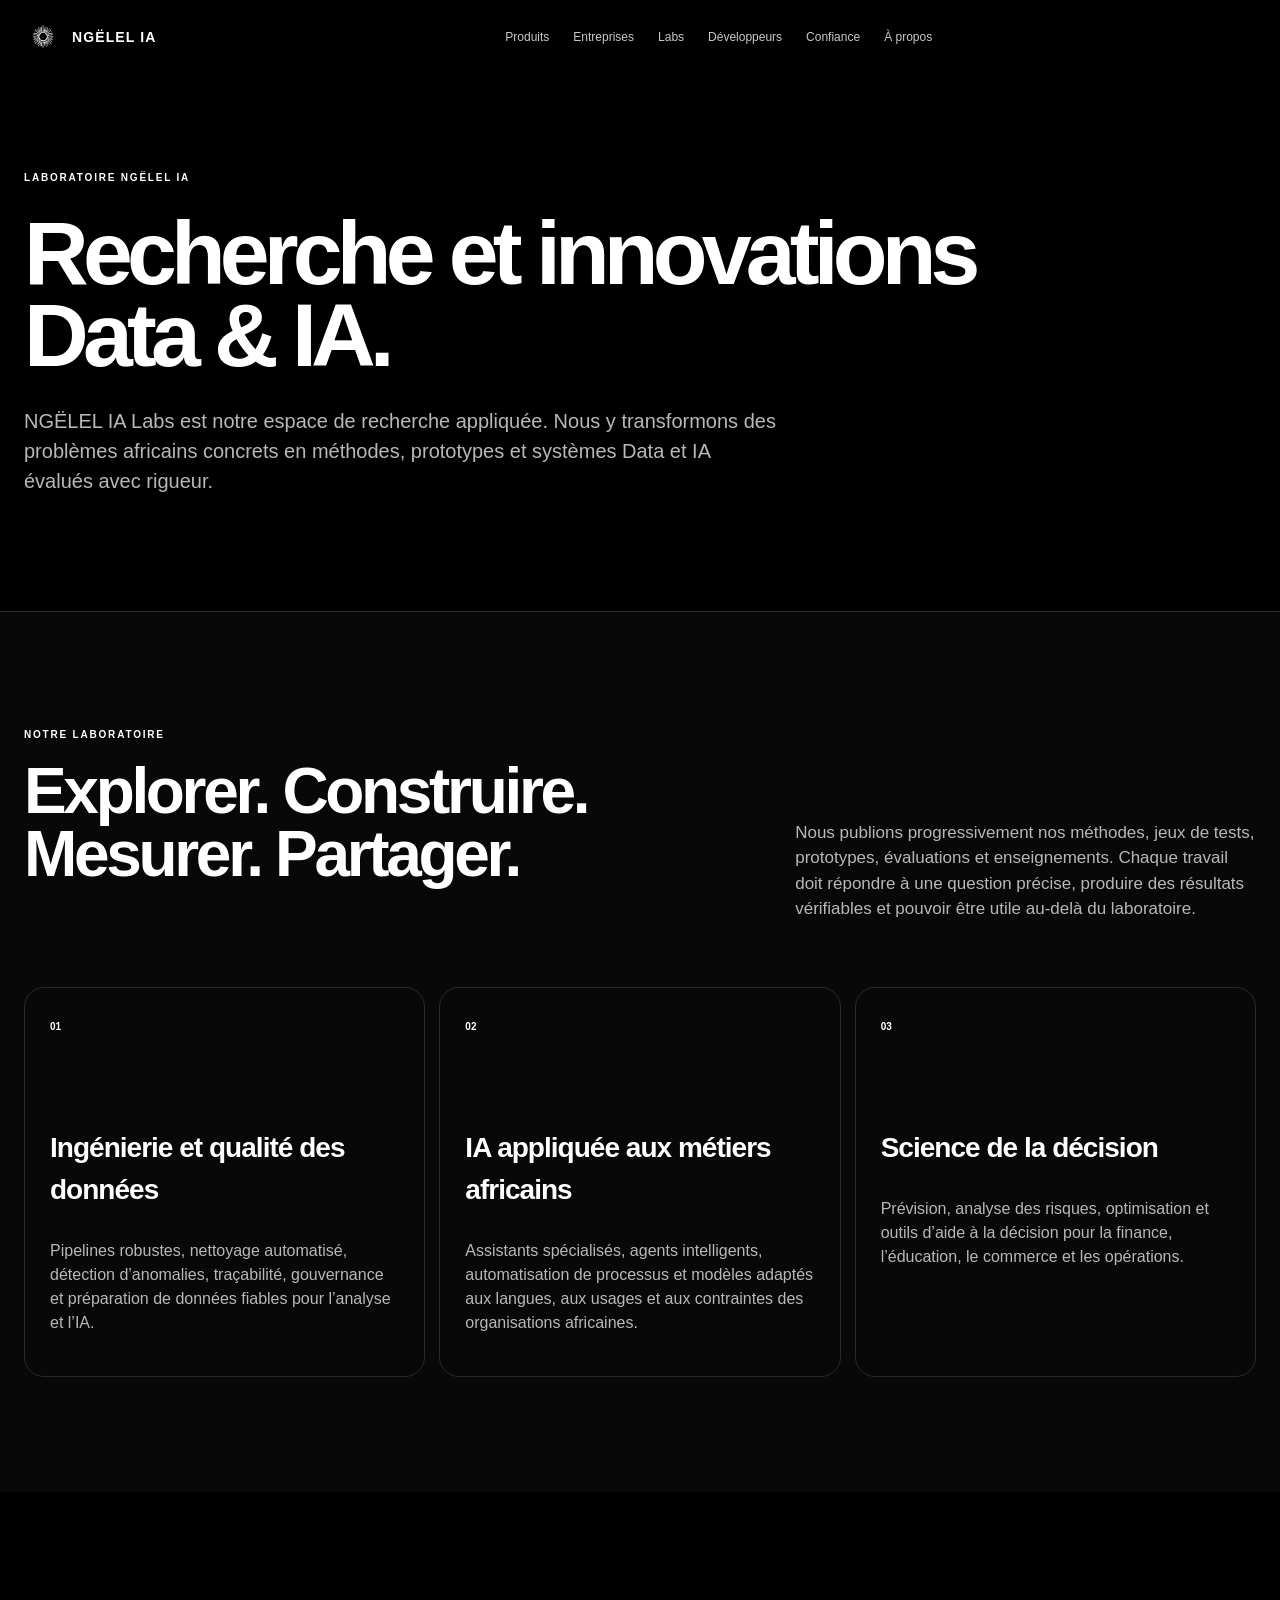
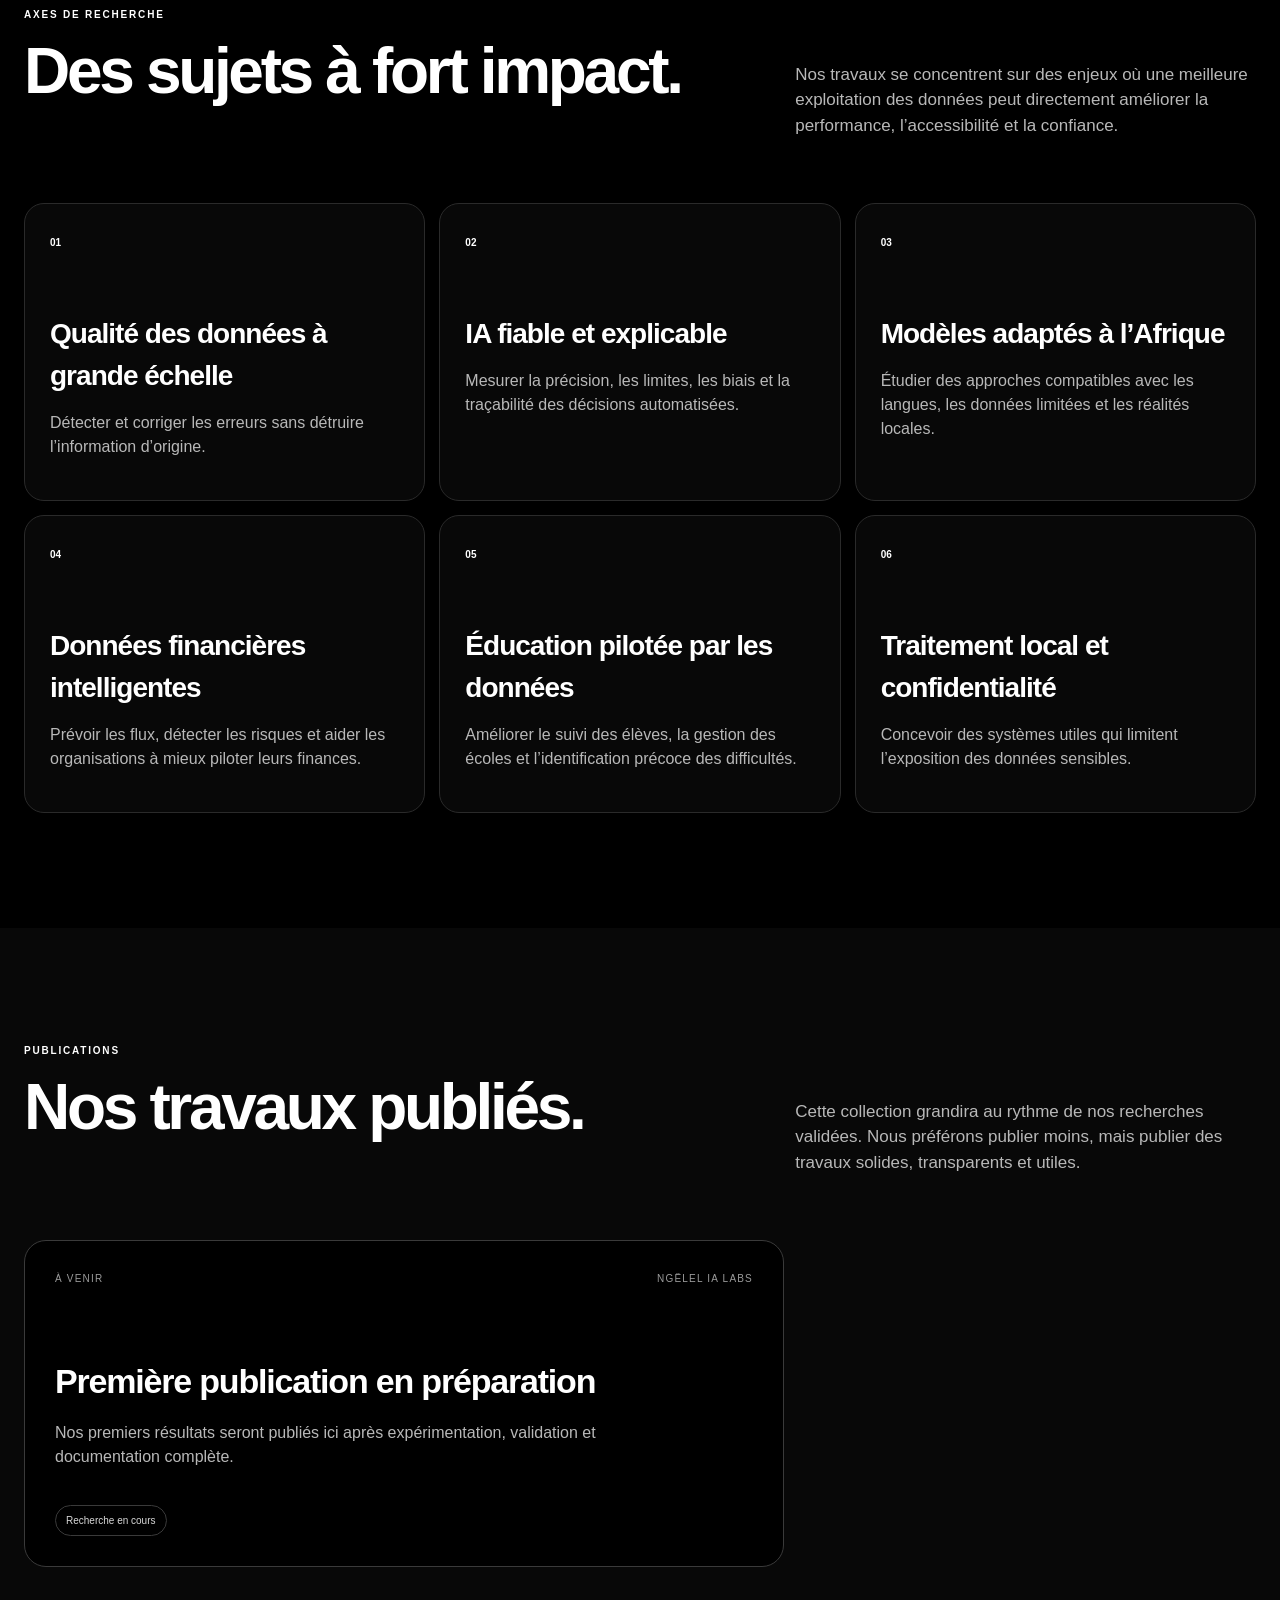
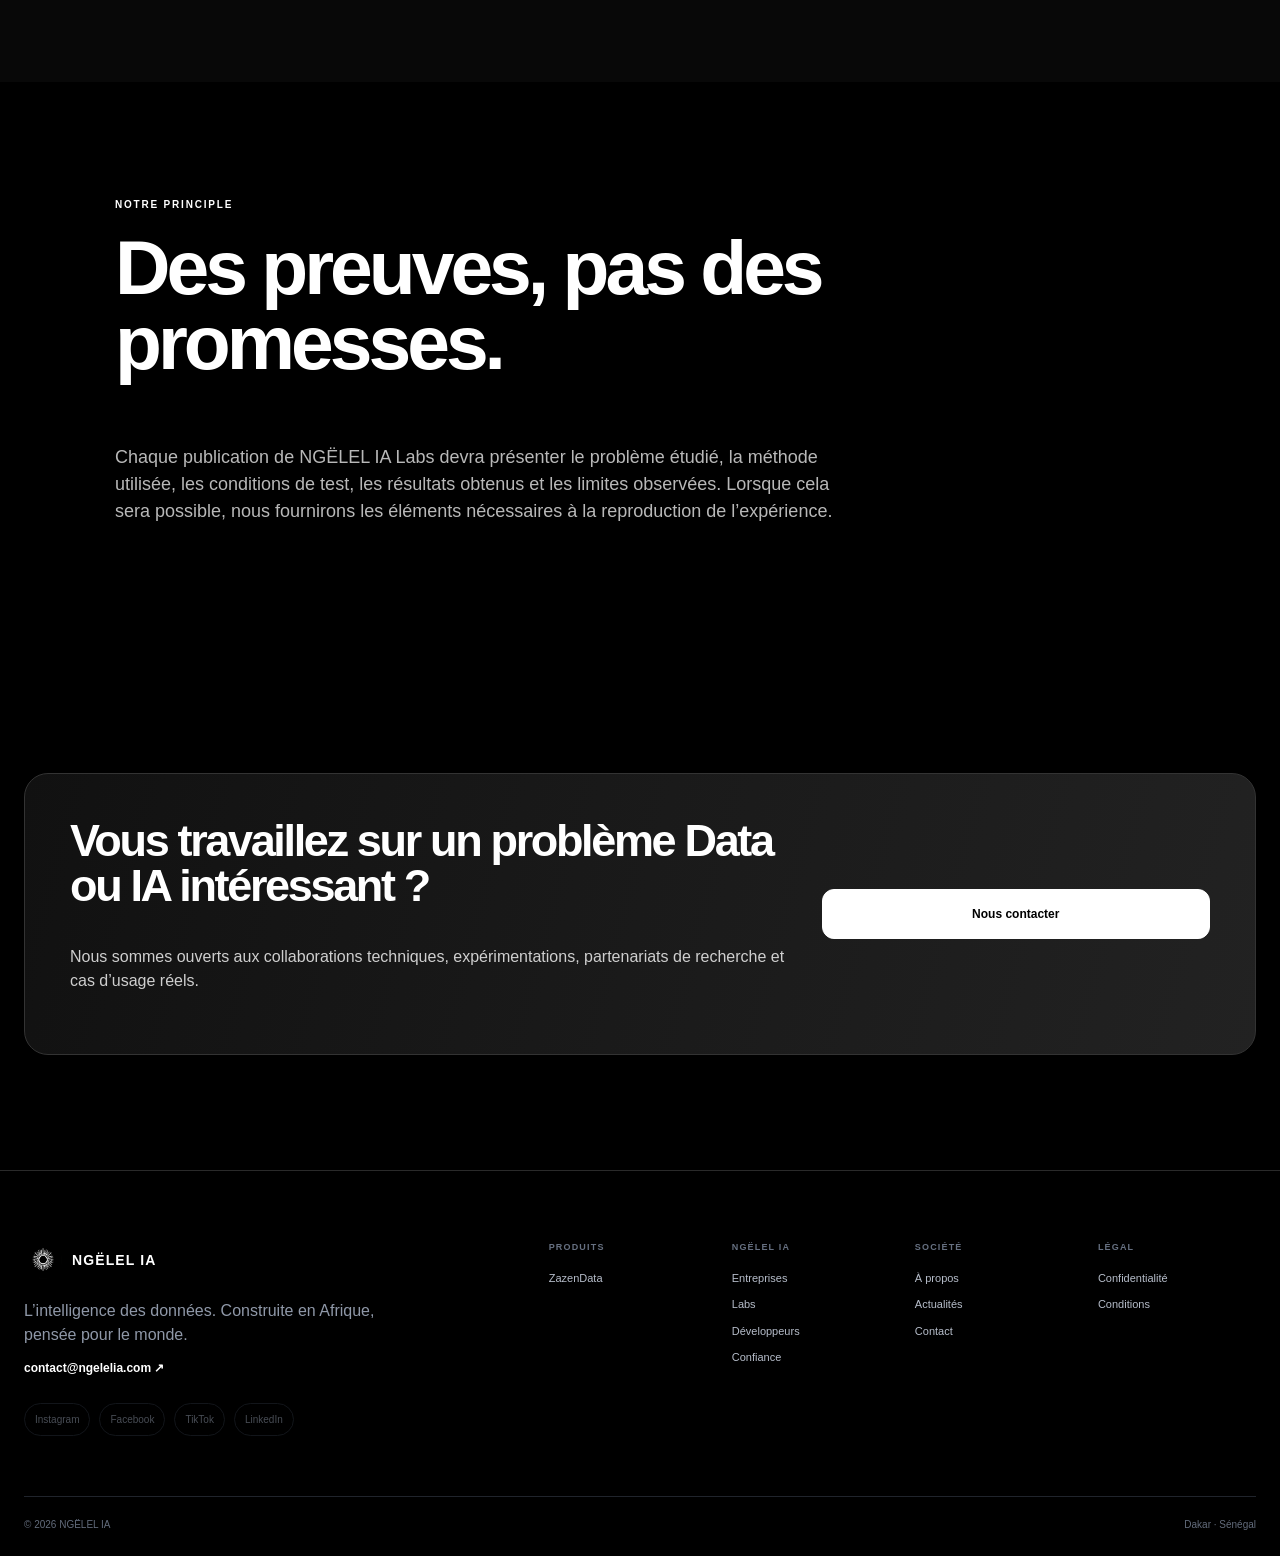
<file: labs.html>
<!DOCTYPE html><html lang="fr"><head><meta charset="utf-8">
<meta name="viewport" content="width=device-width,initial-scale=1,viewport-fit=cover">
<meta name="theme-color" content="#07080b">
<meta name="description" content="NGËLEL IA Labs publie des recherches, expérimentations et innovations en Data Engineering, Data Analytics, Data Science et intelligence artificielle.">
<meta name="robots" content="index,follow,max-image-preview:large">
<meta property="og:type" content="website">
<meta property="og:title" content="Labs — NGËLEL IA">
<meta property="og:description" content="Recherches, expérimentations et innovations de NGËLEL IA en Data Engineering, Data Analytics, Data Science et intelligence artificielle.">
<meta property="og:image" content="https://ngelelia.com/assets/ngelel-logo.jpeg">
<meta name="twitter:card" content="summary">
<!-- SEO PRODUCTION NGËLEL IA -->
<meta property="og:site_name" content="NGËLEL IA">
<meta property="og:locale" content="fr_SN">
<meta property="og:url" content="https://ngelelia.com/labs.html">
<meta property="og:image:width" content="843">
<meta property="og:image:height" content="843">
<meta property="og:image:alt" content="Logo NGËLEL IA">
<meta name="twitter:title" content="Labs — NGËLEL IA">
<meta name="twitter:description" content="Recherches, expérimentations et innovations de NGËLEL IA en Data Engineering, Data Analytics, Data Science et intelligence artificielle.">
<meta name="twitter:image" content="https://ngelelia.com/assets/ngelel-logo.jpeg">
<meta name="twitter:image:alt" content="Logo NGËLEL IA">
<link rel="canonical" href="https://ngelelia.com/labs.html">
<!-- FIN SEO PRODUCTION -->
<title>Labs — NGËLEL IA</title>
<link rel="icon" href="assets/ngelel-logo.jpeg">
<link rel="manifest" href="site.webmanifest">

<link rel="stylesheet" href="styles.css">
<!-- DONNÉES STRUCTURÉES NGËLEL IA -->
<script type="application/ld+json">
{
  "@context": "https://schema.org",
  "@graph": [
    {
      "@type": "CollectionPage",
      "@id": "https://ngelelia.com/labs.html#webpage",
      "url": "https://ngelelia.com/labs.html",
      "name": "Labs — NGËLEL IA",
      "description": "Recherches, expérimentations et innovations de NGËLEL IA en Data Engineering, Data Analytics, Data Science et intelligence artificielle.",
      "isPartOf": {
        "@id": "https://ngelelia.com/#website"
      },
      "about": {
        "@id": "https://ngelelia.com/#organization"
      },
      "inLanguage": "fr-SN"
    },
    {
      "@type": "BreadcrumbList",
      "@id": "https://ngelelia.com/labs.html#breadcrumb",
      "itemListElement": [
        {
          "@type": "ListItem",
          "position": 1,
          "name": "Accueil",
          "item": "https://ngelelia.com/"
        },
        {
          "@type": "ListItem",
          "position": 2,
          "name": "Labs",
          "item": "https://ngelelia.com/labs.html"
        }
      ]
    }
  ]
}
</script>
<!-- FIN DONNÉES STRUCTURÉES -->
</head><body>
<a class="skip-link" href="#main"><span>Aller au contenu</span></a>
<header class="site-header" data-header>
  <div class="shell nav">
    <a class="brand" href="index.html" aria-label="NGËLEL IA">
      <img src="assets/ngelel-logo.jpeg" class="brand-mark" alt="">
      <span>NGËLEL IA</span>
    </a>
    <button class="menu-toggle" type="button" aria-label="Menu" aria-expanded="false" data-menu-toggle></button>
    <nav class="nav-links" data-nav>
      <a href="index.html#products"><span>Produits</span></a>
      <a href="enterprise.html"><span>Entreprises</span></a>
      <a href="labs.html">Labs</a>
      <a href="developers.html"><span>Développeurs</span></a>
      <a href="security.html"><span>Confiance</span></a>
      <a href="company.html"><span>À propos</span></a>
    </nav>

  </div>
</header><main id="main">
<section class="page-hero">
  <div class="shell reveal">
    <p class="eyebrow">LABORATOIRE NGËLEL IA</p>
    <h1>Recherche et innovations Data &amp; IA.</h1>
    <p class="page-lead">NGËLEL IA Labs est notre espace de recherche appliquée. Nous y transformons des problèmes africains concrets en méthodes, prototypes et systèmes Data et IA évalués avec rigueur.</p>
  </div>
</section>

<section class="section soft">
  <div class="shell">
    <div class="section-head reveal">
      <div>
        <p class="eyebrow">NOTRE LABORATOIRE</p>
        <h2>Explorer. Construire. Mesurer. Partager.</h2>
      </div>
      <p>Nous publions progressivement nos méthodes, jeux de tests, prototypes, évaluations et enseignements. Chaque travail doit répondre à une question précise, produire des résultats vérifiables et pouvoir être utile au-delà du laboratoire.</p>
    </div>

    <div class="cases-grid">
      <article class="case reveal">
        <span>01</span>
        <h3>Ingénierie et qualité des données</h3>
        <p>Pipelines robustes, nettoyage automatisé, détection d’anomalies, traçabilité, gouvernance et préparation de données fiables pour l’analyse et l’IA.</p>
      </article>
      <article class="case reveal delay-1">
        <span>02</span>
        <h3>IA appliquée aux métiers africains</h3>
        <p>Assistants spécialisés, agents intelligents, automatisation de processus et modèles adaptés aux langues, aux usages et aux contraintes des organisations africaines.</p>
      </article>
      <article class="case reveal delay-2">
        <span>03</span>
        <h3>Science de la décision</h3>
        <p>Prévision, analyse des risques, optimisation et outils d’aide à la décision pour la finance, l’éducation, le commerce et les opérations.</p>
      </article>
    </div>
  </div>
</section>

<section class="section">
  <div class="shell">
    <div class="section-head reveal">
      <div><p class="eyebrow">AXES DE RECHERCHE</p><h2>Des sujets à fort impact.</h2></div>
      <p>Nos travaux se concentrent sur des enjeux où une meilleure exploitation des données peut directement améliorer la performance, l’accessibilité et la confiance.</p>
    </div>
    <div class="research-grid">
      <article class="research-axis reveal"><span>01</span><h3>Qualité des données à grande échelle</h3><p>Détecter et corriger les erreurs sans détruire l’information d’origine.</p></article>
      <article class="research-axis reveal delay-1"><span>02</span><h3>IA fiable et explicable</h3><p>Mesurer la précision, les limites, les biais et la traçabilité des décisions automatisées.</p></article>
      <article class="research-axis reveal delay-2"><span>03</span><h3>Modèles adaptés à l’Afrique</h3><p>Étudier des approches compatibles avec les langues, les données limitées et les réalités locales.</p></article>
      <article class="research-axis reveal"><span>04</span><h3>Données financières intelligentes</h3><p>Prévoir les flux, détecter les risques et aider les organisations à mieux piloter leurs finances.</p></article>
      <article class="research-axis reveal delay-1"><span>05</span><h3>Éducation pilotée par les données</h3><p>Améliorer le suivi des élèves, la gestion des écoles et l’identification précoce des difficultés.</p></article>
      <article class="research-axis reveal delay-2"><span>06</span><h3>Traitement local et confidentialité</h3><p>Concevoir des systèmes utiles qui limitent l’exposition des données sensibles.</p></article>
    </div>
  </div>
</section>

<section class="section soft" id="publications">
  <div class="shell">
    <div class="section-head reveal">
      <div><p class="eyebrow">PUBLICATIONS</p><h2>Nos travaux publiés.</h2></div>
      <p>Cette collection grandira au rythme de nos recherches validées. Nous préférons publier moins, mais publier des travaux solides, transparents et utiles.</p>
    </div>

    <!-- ================================================================
      ZONE FACILE À METTRE À JOUR — PUBLICATIONS NGËLEL IA LABS

      Pour ajouter une recherche :
      1. Copiez entièrement un bloc <article class="research-publication">.
      2. Modifiez la date, le domaine, le titre, le résumé et le lien.
      3. Placez le nouveau bloc en premier dans la grille ci-dessous.

      Conservez ce commentaire : il vous permettra de retrouver immédiatement
      l'endroit à modifier sans toucher au reste du site.
    ================================================================= -->
    <div class="publications-grid">
      <article class="research-publication reveal">
        <div class="publication-meta"><span>À VENIR</span><span>NGËLEL IA LABS</span></div>
        <h3>Première publication en préparation</h3>
        <p>Nos premiers résultats seront publiés ici après expérimentation, validation et documentation complète.</p>
        <span class="publication-status">Recherche en cours</span>
      </article>

      <!-- EXEMPLE À COPIER POUR UNE FUTURE RECHERCHE
      <article class="research-publication reveal">
        <div class="publication-meta"><span>JJ MOIS AAAA</span><span>DOMAINE</span></div>
        <h3>Titre de la recherche</h3>
        <p>Résumé clair des objectifs, de la méthode et du principal résultat.</p>
        <a class="text-link" href="#">Lire la publication →</a>
      </article>
      -->
    </div>
    <!-- FIN DE LA ZONE FACILE À METTRE À JOUR -->
  </div>
</section>

<section class="section">
  <div class="shell africa-statement reveal">
    <p class="eyebrow">NOTRE PRINCIPLE</p>
    <h2>Des preuves, pas des promesses.</h2>
    <p>Chaque publication de NGËLEL IA Labs devra présenter le problème étudié, la méthode utilisée, les conditions de test, les résultats obtenus et les limites observées. Lorsque cela sera possible, nous fournirons les éléments nécessaires à la reproduction de l’expérience.</p>
  </div>
</section>

<section class="section">
  <div class="shell contact-banner reveal">
    <div>
      <h2>Vous travaillez sur un problème Data ou IA intéressant ?</h2>
      <p>Nous sommes ouverts aux collaborations techniques, expérimentations, partenariats de recherche et cas d’usage réels.</p>
    </div>
    <a class="button white" href="contact.html#demo">Nous contacter</a>
  </div>
</section>
</main>
<footer class="site-footer">
 <div class="shell footer-grid">
  <div class="footer-brand">
   <a class="brand" href="index.html"><img src="assets/ngelel-logo.jpeg" class="brand-mark" alt=""><span>NGËLEL IA</span></a>
   <p><span>L’intelligence des données. Construite en Afrique, pensée pour le monde.</span></p>
   <a class="footer-mail" href="mailto:contact@ngelelia.com">contact@ngelelia.com ↗</a>
   <div class="socials">
<a data-social="instagram" href="https://www.instagram.com/ia_ngelel" aria-disabled="true">Instagram</a>
<a data-social="facebook" href="https://www.facebook.com/profile.php?id=61593532836645" aria-disabled="true">Facebook</a>
<a data-social="tiktok" href="https://www.tiktok.com/@ai_ngelel" aria-disabled="true">TikTok</a>
<a data-social="linkedin" href="https://www.linkedin.com/in/ia-ngëlel-34a62b430" aria-disabled="true">LinkedIn</a>
   </div>
  </div>
  <div class="footer-links">
    <div><strong><span>Produits</span></strong><a href="data.html">ZazenData</a></div>
   <div><strong>NGËLEL IA</strong><a href="enterprise.html"><span>Entreprises</span></a><a href="labs.html">Labs</a><a href="developers.html"><span>Développeurs</span></a><a href="security.html"><span>Confiance</span></a></div>
   <div><strong><span>Société</span></strong><a href="company.html"><span>À propos</span></a><a href="news.html"><span>Actualités</span></a><a href="contact.html">Contact</a></div>
   <div><strong><span>Légal</span></strong><a href="privacy.html"><span>Confidentialité</span></a><a href="terms.html"><span>Conditions</span></a></div>
  </div>
 </div>
 <div class="shell footer-bottom"><span>© <span data-year></span> NGËLEL IA</span><span>Dakar · Sénégal</span></div>
</footer>
<script src="script.js" defer></script></body></html>
</file>
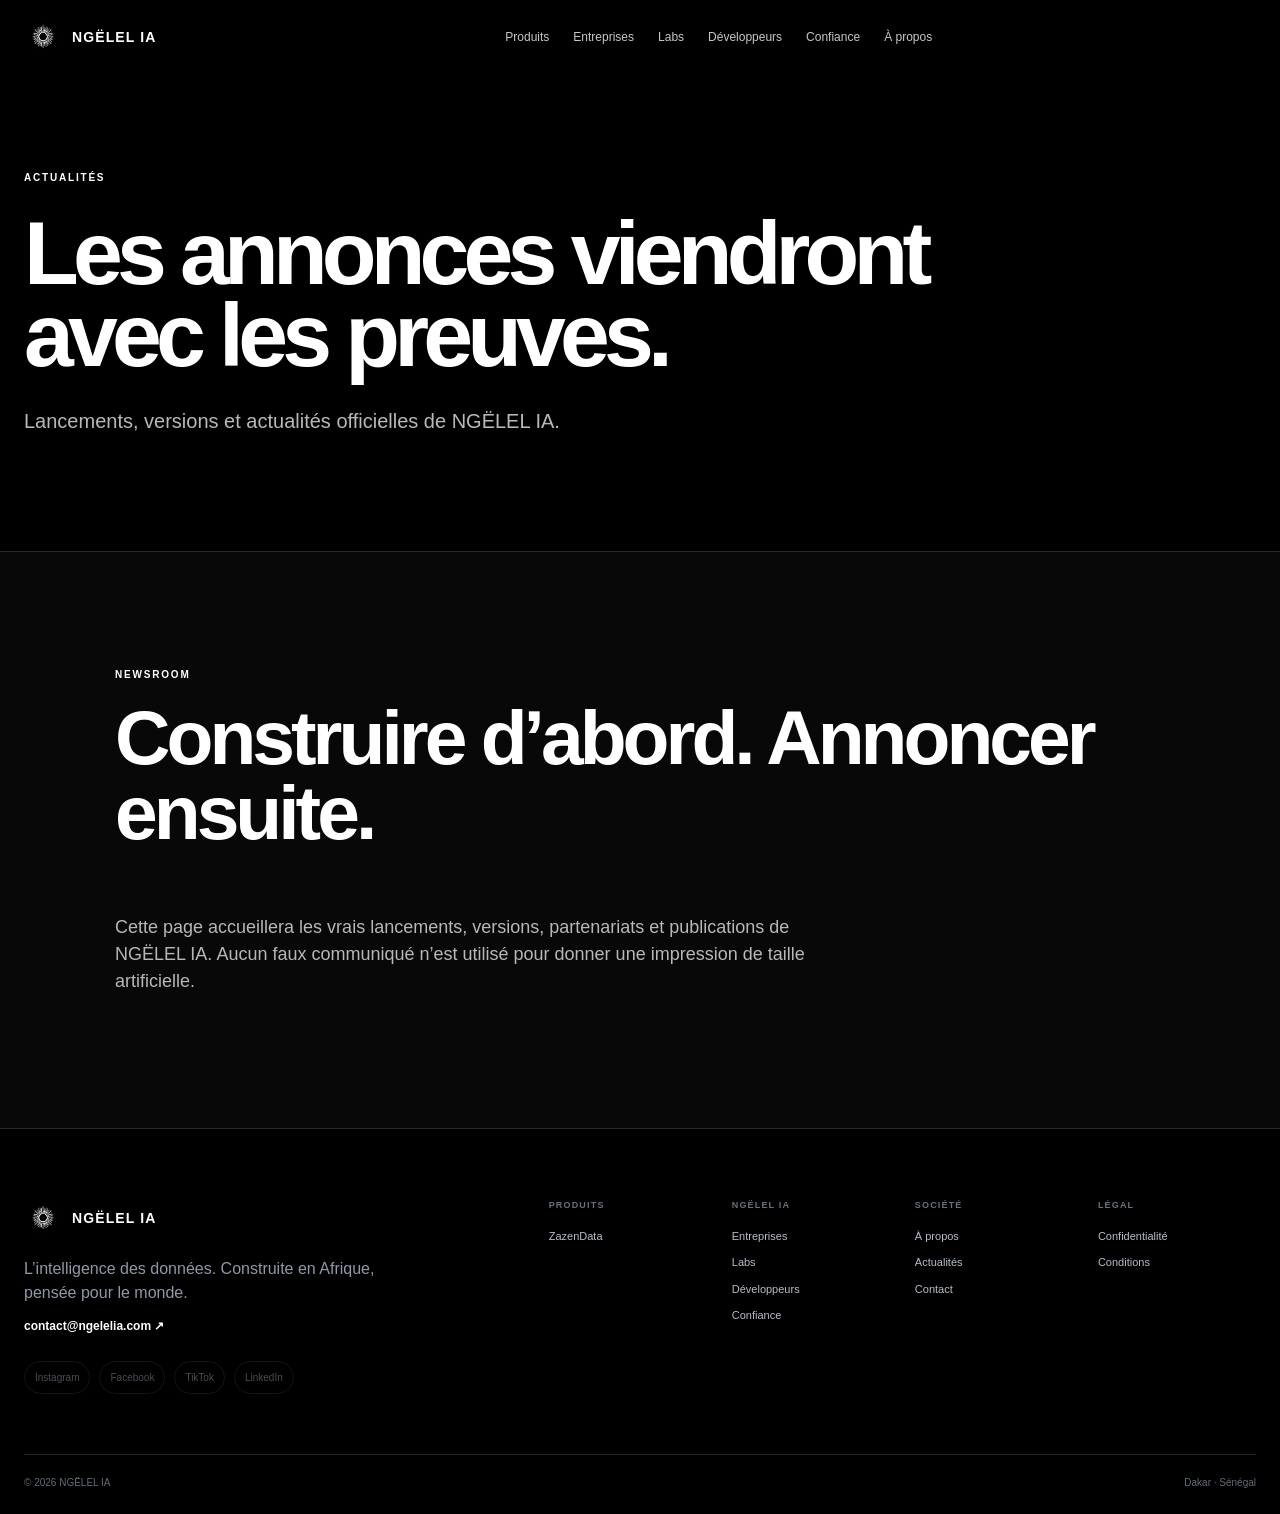
<file: news.html>
<!DOCTYPE html><html lang="fr"><head><meta charset="utf-8">
<meta name="viewport" content="width=device-width,initial-scale=1,viewport-fit=cover">
<meta name="theme-color" content="#07080b">
<meta name="description" content="Lancements, versions et actualités officielles de NGËLEL IA.">
<meta name="robots" content="index,follow,max-image-preview:large">
<meta property="og:type" content="website">
<meta property="og:title" content="Actualités — NGËLEL IA">
<meta property="og:description" content="Lancements, versions et actualités officielles de NGËLEL IA.">
<meta property="og:image" content="https://ngelelia.com/assets/ngelel-logo.jpeg">
<meta name="twitter:card" content="summary">
<!-- SEO PRODUCTION NGËLEL IA -->
<meta property="og:site_name" content="NGËLEL IA">
<meta property="og:locale" content="fr_SN">
<meta property="og:url" content="https://ngelelia.com/news.html">
<meta property="og:image:width" content="843">
<meta property="og:image:height" content="843">
<meta property="og:image:alt" content="Logo NGËLEL IA">
<meta name="twitter:title" content="Actualités — NGËLEL IA">
<meta name="twitter:description" content="Lancements, versions et actualités officielles de NGËLEL IA.">
<meta name="twitter:image" content="https://ngelelia.com/assets/ngelel-logo.jpeg">
<meta name="twitter:image:alt" content="Logo NGËLEL IA">
<link rel="canonical" href="https://ngelelia.com/news.html">
<!-- FIN SEO PRODUCTION -->
<title>Actualités — NGËLEL IA</title>
<link rel="icon" href="assets/ngelel-logo.jpeg">
<link rel="manifest" href="site.webmanifest">

<link rel="stylesheet" href="styles.css">
<!-- DONNÉES STRUCTURÉES NGËLEL IA -->
<script type="application/ld+json">
{
  "@context": "https://schema.org",
  "@graph": [
    {
      "@type": "CollectionPage",
      "@id": "https://ngelelia.com/news.html#webpage",
      "url": "https://ngelelia.com/news.html",
      "name": "Actualités — NGËLEL IA",
      "description": "Lancements, versions et actualités officielles de NGËLEL IA.",
      "isPartOf": {
        "@id": "https://ngelelia.com/#website"
      },
      "about": {
        "@id": "https://ngelelia.com/#organization"
      },
      "inLanguage": "fr-SN"
    },
    {
      "@type": "BreadcrumbList",
      "@id": "https://ngelelia.com/news.html#breadcrumb",
      "itemListElement": [
        {
          "@type": "ListItem",
          "position": 1,
          "name": "Accueil",
          "item": "https://ngelelia.com/"
        },
        {
          "@type": "ListItem",
          "position": 2,
          "name": "Actualités",
          "item": "https://ngelelia.com/news.html"
        }
      ]
    }
  ]
}
</script>
<!-- FIN DONNÉES STRUCTURÉES -->
</head><body>
<a class="skip-link" href="#main"><span>Aller au contenu</span></a>
<header class="site-header" data-header>
  <div class="shell nav">
    <a class="brand" href="index.html" aria-label="NGËLEL IA">
      <img src="assets/ngelel-logo.jpeg" class="brand-mark" alt="">
      <span>NGËLEL IA</span>
    </a>
    <button class="menu-toggle" type="button" aria-label="Menu" aria-expanded="false" data-menu-toggle></button>
    <nav class="nav-links" data-nav>
      <a href="index.html#products"><span>Produits</span></a>
      <a href="enterprise.html"><span>Entreprises</span></a>
      <a href="labs.html">Labs</a>
      <a href="developers.html"><span>Développeurs</span></a>
      <a href="security.html"><span>Confiance</span></a>
      <a href="company.html"><span>À propos</span></a>
    </nav>

  </div>
</header><main id="main">
<section class="page-hero"><div class="shell reveal"><p class="eyebrow"><span>ACTUALITÉS</span></p><h1><span>Les annonces viendront avec les preuves.</span></h1><p class="page-lead"><span>Lancements, versions et actualités officielles de NGËLEL IA.</span></p></div></section>

<section class="section soft"><div class="shell africa-statement reveal"><p class="eyebrow">NEWSROOM</p><h2><span>Construire d’abord. Annoncer ensuite.</span></h2><p><span>Cette page accueillera les vrais lancements, versions, partenariats et publications de NGËLEL IA. Aucun faux communiqué n’est utilisé pour donner une impression de taille artificielle.</span></p></div></section>
</main>
<footer class="site-footer">
 <div class="shell footer-grid">
  <div class="footer-brand">
   <a class="brand" href="index.html"><img src="assets/ngelel-logo.jpeg" class="brand-mark" alt=""><span>NGËLEL IA</span></a>
   <p><span>L’intelligence des données. Construite en Afrique, pensée pour le monde.</span></p>
   <a class="footer-mail" href="mailto:contact@ngelelia.com">contact@ngelelia.com ↗</a>
   <div class="socials">
<a data-social="instagram" href="https://www.instagram.com/ia_ngelel" aria-disabled="true">Instagram</a>
<a data-social="facebook" href="https://www.facebook.com/profile.php?id=61593532836645" aria-disabled="true">Facebook</a>
<a data-social="tiktok" href="https://www.tiktok.com/@ai_ngelel" aria-disabled="true">TikTok</a>
<a data-social="linkedin" href="https://www.linkedin.com/in/ia-ngëlel-34a62b430" aria-disabled="true">LinkedIn</a>
   </div>
  </div>
  <div class="footer-links">
   <div><strong><span>Produits</span></strong><a href="data.html">ZazenData</a></div>
   <div><strong>NGËLEL IA</strong><a href="enterprise.html"><span>Entreprises</span></a><a href="labs.html">Labs</a><a href="developers.html"><span>Développeurs</span></a><a href="security.html"><span>Confiance</span></a></div>
   <div><strong><span>Société</span></strong><a href="company.html"><span>À propos</span></a><a href="news.html"><span>Actualités</span></a><a href="contact.html">Contact</a></div>
   <div><strong><span>Légal</span></strong><a href="privacy.html"><span>Confidentialité</span></a><a href="terms.html"><span>Conditions</span></a></div>
  </div>
 </div>
 <div class="shell footer-bottom"><span>© <span data-year></span> NGËLEL IA</span><span>Dakar · Sénégal</span></div>
</footer>
<script src="script.js" defer></script></body></html>
</file>
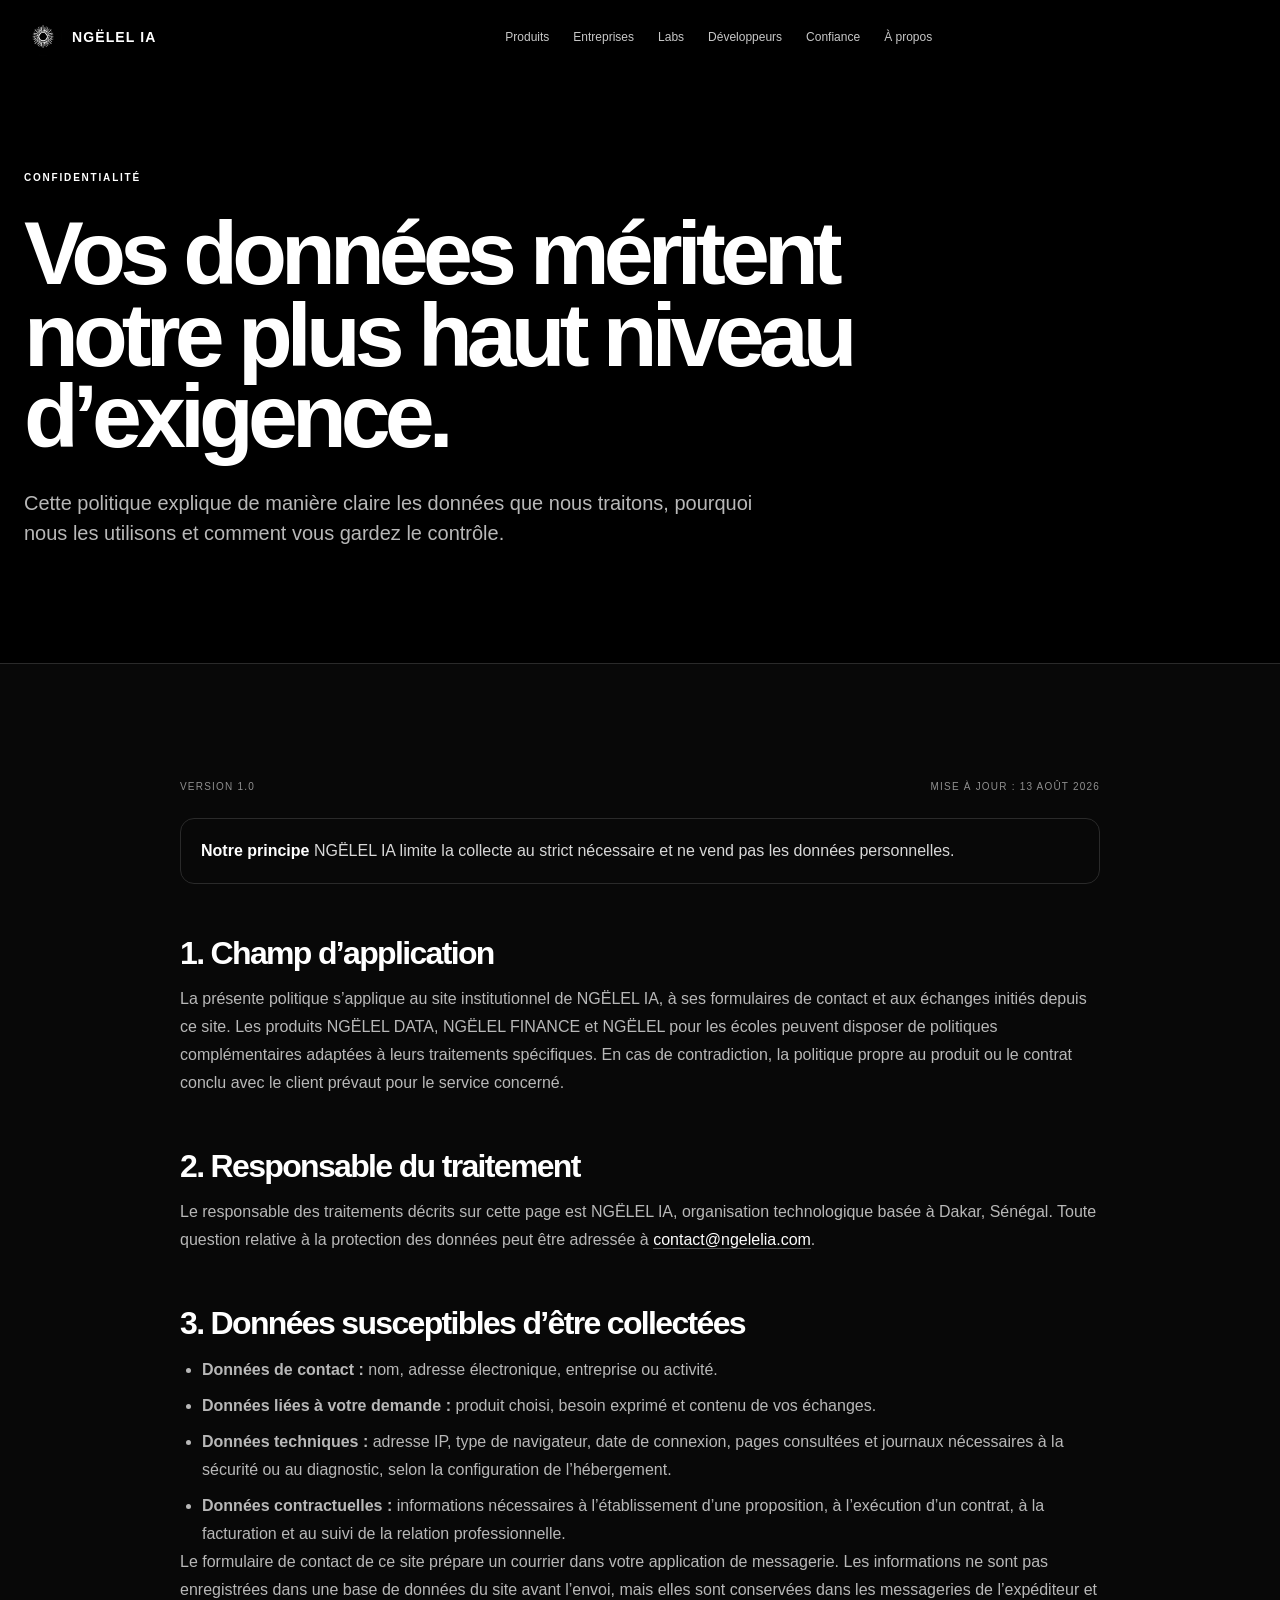
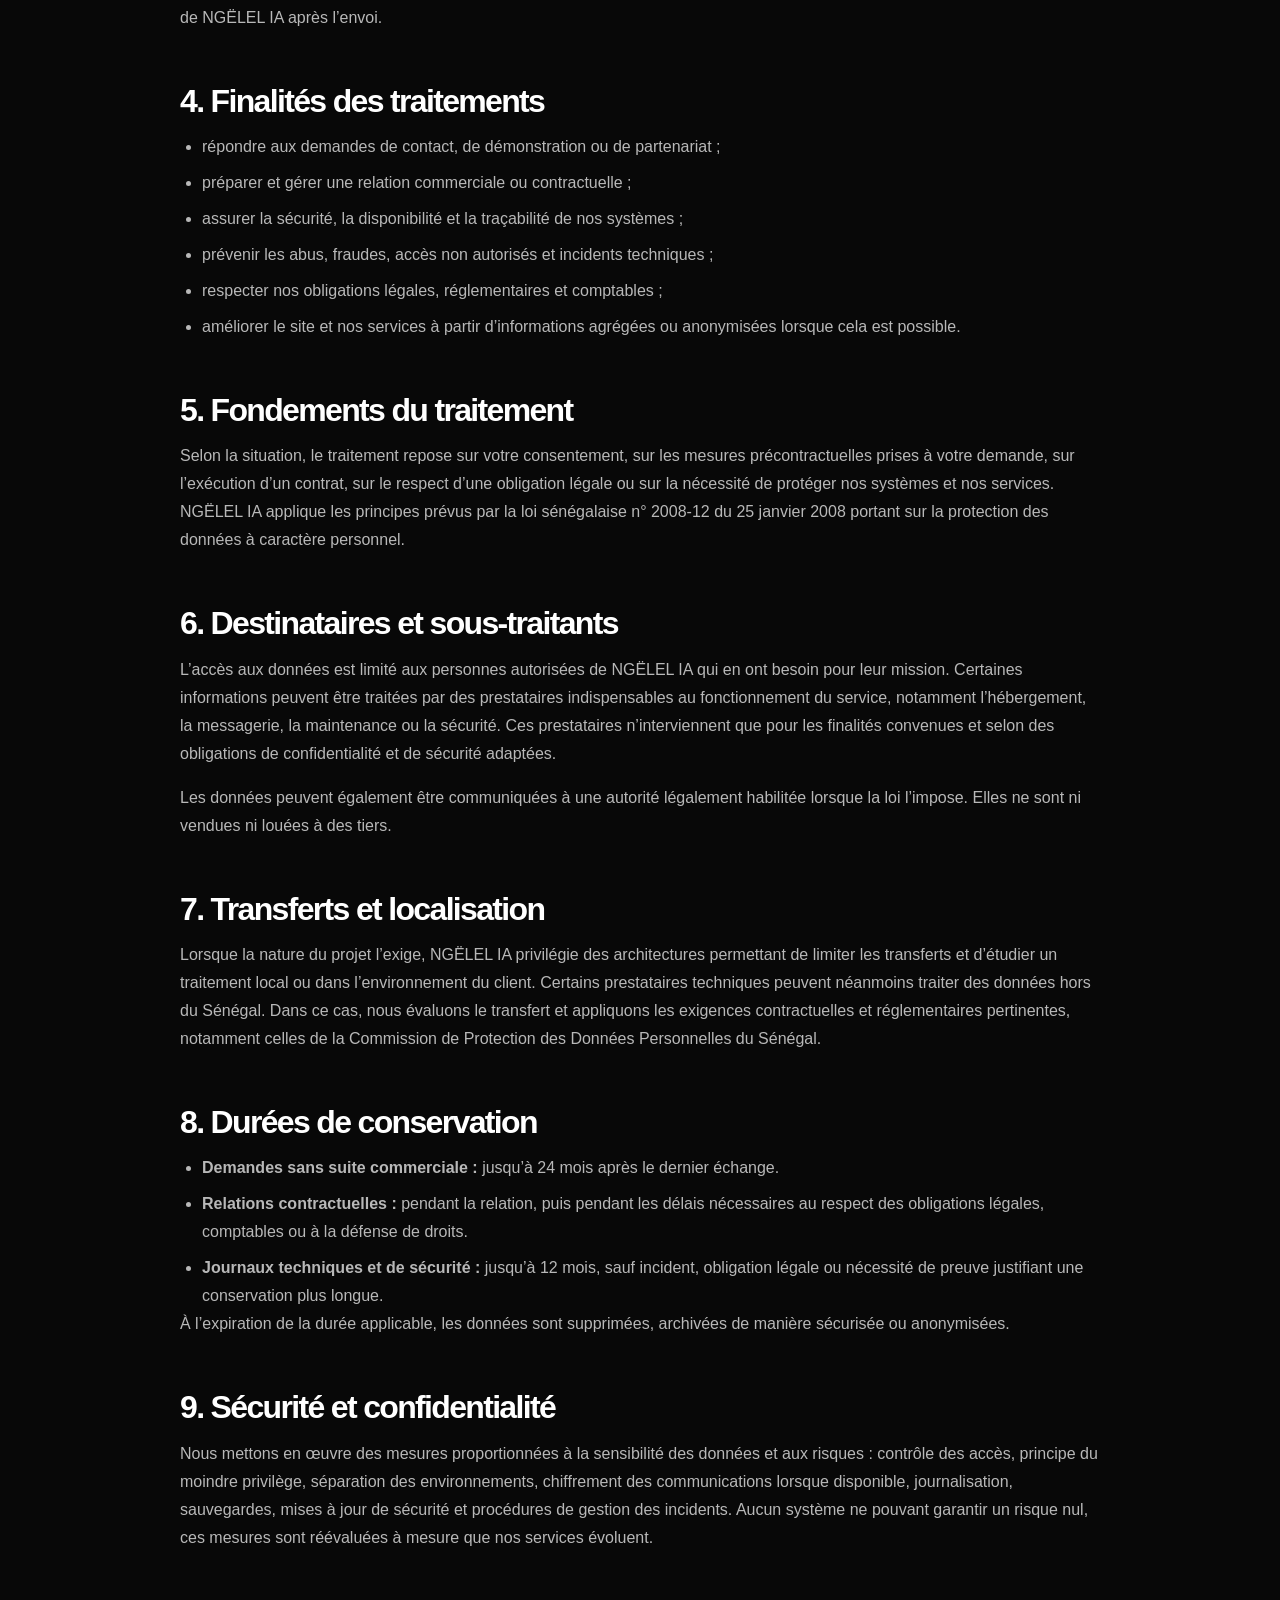
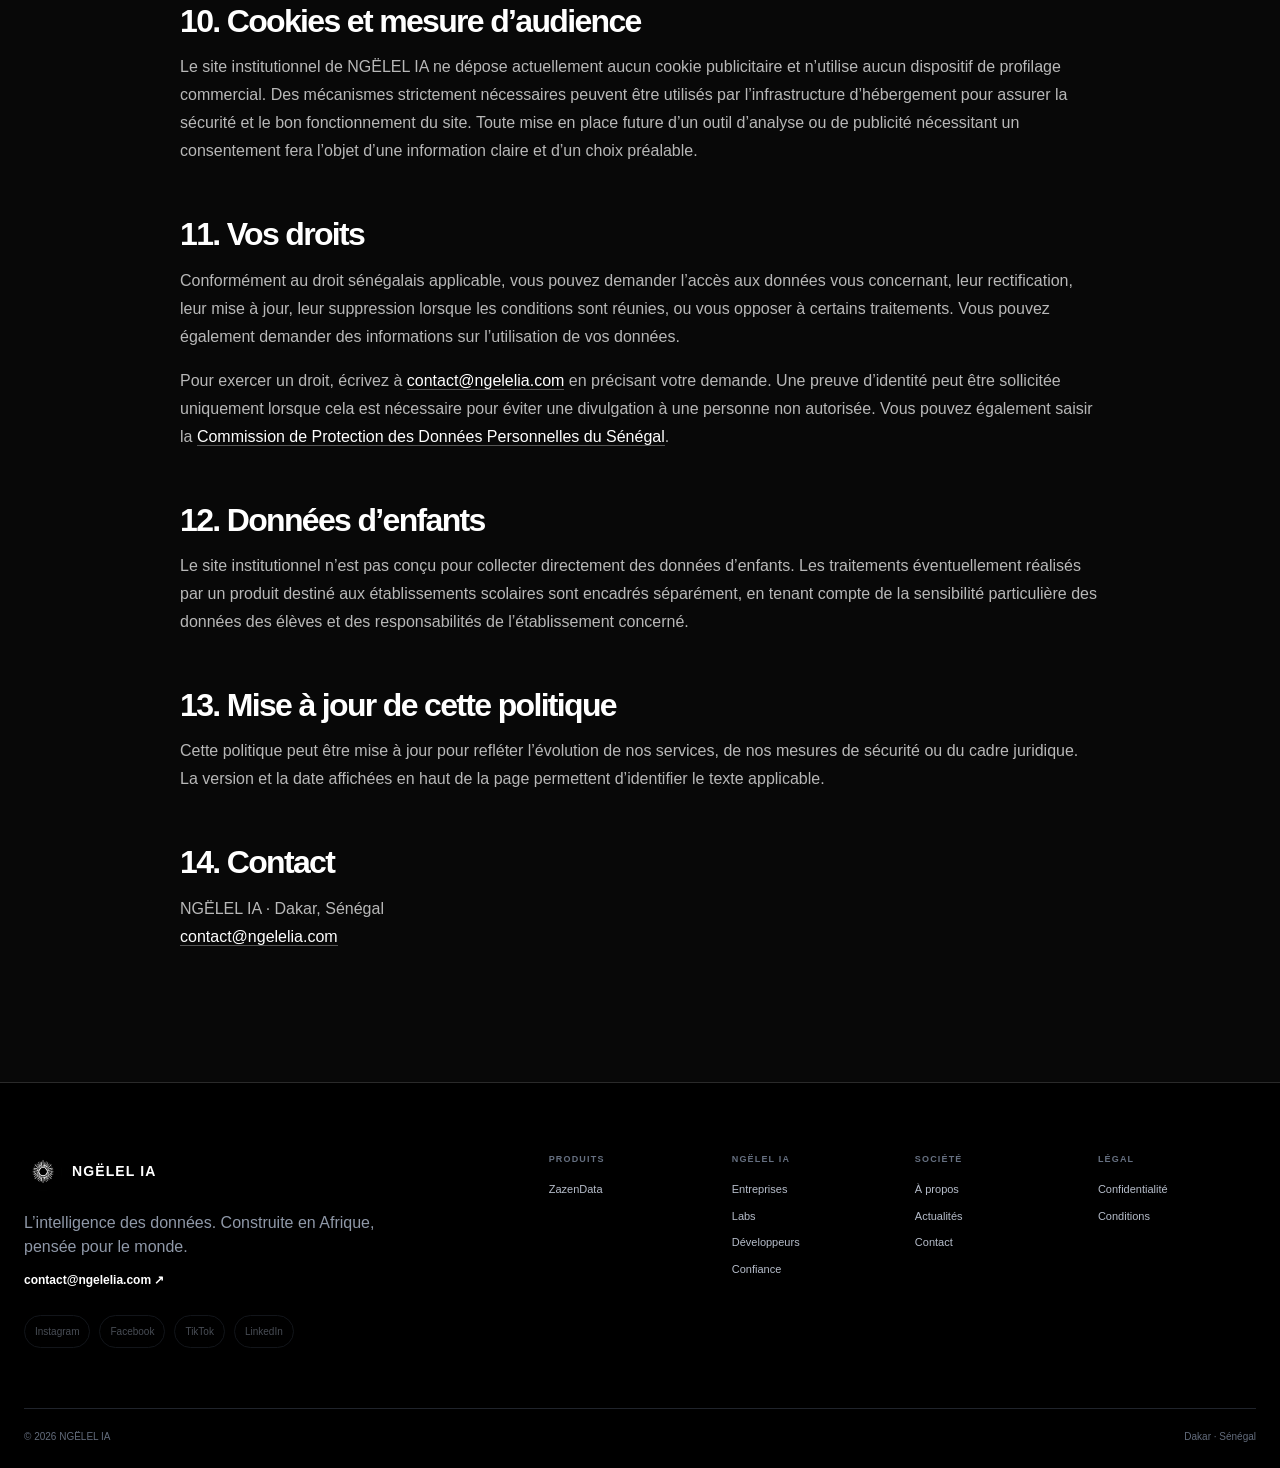
<file: privacy.html>
<!DOCTYPE html><html lang="fr"><head><meta charset="utf-8">
<meta name="viewport" content="width=device-width,initial-scale=1,viewport-fit=cover">
<meta name="theme-color" content="#07080b">
<meta name="description" content="Politique de confidentialité de NGËLEL IA : données collectées, finalités, sécurité, conservation et droits des personnes.">
<meta name="robots" content="index,follow,max-image-preview:large">
<meta property="og:type" content="website">
<meta property="og:title" content="Confidentialité — NGËLEL IA">
<meta property="og:description" content="Nos engagements concernant la collecte, l’utilisation et la protection des données personnelles.">
<meta property="og:image" content="https://ngelelia.com/assets/ngelel-logo.jpeg">
<meta name="twitter:card" content="summary">
<!-- SEO PRODUCTION NGËLEL IA -->
<meta property="og:site_name" content="NGËLEL IA">
<meta property="og:locale" content="fr_SN">
<meta property="og:url" content="https://ngelelia.com/privacy.html">
<meta property="og:image:width" content="843">
<meta property="og:image:height" content="843">
<meta property="og:image:alt" content="Logo NGËLEL IA">
<meta name="twitter:title" content="Confidentialité — NGËLEL IA">
<meta name="twitter:description" content="Nos engagements concernant la collecte, l’utilisation et la protection des données personnelles.">
<meta name="twitter:image" content="https://ngelelia.com/assets/ngelel-logo.jpeg">
<meta name="twitter:image:alt" content="Logo NGËLEL IA">
<link rel="canonical" href="https://ngelelia.com/privacy.html">
<!-- FIN SEO PRODUCTION -->
<title>Confidentialité — NGËLEL IA</title>
<link rel="icon" href="assets/ngelel-logo.jpeg">
<link rel="manifest" href="site.webmanifest">

<link rel="stylesheet" href="styles.css">
<!-- DONNÉES STRUCTURÉES NGËLEL IA -->
<script type="application/ld+json">
{
  "@context": "https://schema.org",
  "@graph": [
    {
      "@type": "WebPage",
      "@id": "https://ngelelia.com/privacy.html#webpage",
      "url": "https://ngelelia.com/privacy.html",
      "name": "Confidentialité — NGËLEL IA",
      "description": "Nos engagements concernant la collecte, l’utilisation et la protection des données personnelles.",
      "isPartOf": {
        "@id": "https://ngelelia.com/#website"
      },
      "about": {
        "@id": "https://ngelelia.com/#organization"
      },
      "inLanguage": "fr-SN"
    },
    {
      "@type": "BreadcrumbList",
      "@id": "https://ngelelia.com/privacy.html#breadcrumb",
      "itemListElement": [
        {
          "@type": "ListItem",
          "position": 1,
          "name": "Accueil",
          "item": "https://ngelelia.com/"
        },
        {
          "@type": "ListItem",
          "position": 2,
          "name": "Confidentialité",
          "item": "https://ngelelia.com/privacy.html"
        }
      ]
    }
  ]
}
</script>
<!-- FIN DONNÉES STRUCTURÉES -->
</head><body>
<a class="skip-link" href="#main"><span>Aller au contenu</span></a>
<header class="site-header" data-header>
  <div class="shell nav">
    <a class="brand" href="index.html" aria-label="NGËLEL IA">
      <img src="assets/ngelel-logo.jpeg" class="brand-mark" alt="">
      <span>NGËLEL IA</span>
    </a>
    <button class="menu-toggle" type="button" aria-label="Menu" aria-expanded="false" data-menu-toggle></button>
    <nav class="nav-links" data-nav>
      <a href="index.html#products"><span>Produits</span></a>
      <a href="enterprise.html"><span>Entreprises</span></a>
      <a href="labs.html">Labs</a>
      <a href="developers.html"><span>Développeurs</span></a>
      <a href="security.html"><span>Confiance</span></a>
      <a href="company.html"><span>À propos</span></a>
    </nav>

  </div>
</header><main id="main">
<section class="page-hero"><div class="shell reveal"><p class="eyebrow"><span>CONFIDENTIALITÉ</span></p><h1><span>Vos données méritent notre plus haut niveau d’exigence.</span></h1><p class="page-lead"><span>Cette politique explique de manière claire les données que nous traitons, pourquoi nous les utilisons et comment vous gardez le contrôle.</span></p></div></section>

<section class="section soft"><div class="shell legal reveal">
 <div class="legal-meta"><span>VERSION 1.0</span><span>MISE À JOUR : 13 AOÛT 2026</span></div>
 <div class="notice"><strong>Notre principe</strong><span> NGËLEL IA limite la collecte au strict nécessaire et ne vend pas les données personnelles.</span></div>

 <h2>1. Champ d’application</h2>
 <p>La présente politique s’applique au site institutionnel de NGËLEL IA, à ses formulaires de contact et aux échanges initiés depuis ce site. Les produits NGËLEL DATA, NGËLEL FINANCE et NGËLEL pour les écoles peuvent disposer de politiques complémentaires adaptées à leurs traitements spécifiques. En cas de contradiction, la politique propre au produit ou le contrat conclu avec le client prévaut pour le service concerné.</p>

 <!-- APRÈS IMMATRICULATION : compléter ici la raison sociale, la forme juridique, le NINEA/RCCM et l'adresse officielle. -->
 <h2>2. Responsable du traitement</h2>
 <p>Le responsable des traitements décrits sur cette page est NGËLEL IA, organisation technologique basée à Dakar, Sénégal. Toute question relative à la protection des données peut être adressée à <a href="mailto:contact@ngelelia.com">contact@ngelelia.com</a>.</p>

 <h2>3. Données susceptibles d’être collectées</h2>
 <ul>
  <li><strong>Données de contact :</strong> nom, adresse électronique, entreprise ou activité.</li>
  <li><strong>Données liées à votre demande :</strong> produit choisi, besoin exprimé et contenu de vos échanges.</li>
  <li><strong>Données techniques :</strong> adresse IP, type de navigateur, date de connexion, pages consultées et journaux nécessaires à la sécurité ou au diagnostic, selon la configuration de l’hébergement.</li>
  <li><strong>Données contractuelles :</strong> informations nécessaires à l’établissement d’une proposition, à l’exécution d’un contrat, à la facturation et au suivi de la relation professionnelle.</li>
 </ul>
 <p>Le formulaire de contact de ce site prépare un courrier dans votre application de messagerie. Les informations ne sont pas enregistrées dans une base de données du site avant l’envoi, mais elles sont conservées dans les messageries de l’expéditeur et de NGËLEL IA après l’envoi.</p>

 <h2>4. Finalités des traitements</h2>
 <ul>
  <li>répondre aux demandes de contact, de démonstration ou de partenariat ;</li>
  <li>préparer et gérer une relation commerciale ou contractuelle ;</li>
  <li>assurer la sécurité, la disponibilité et la traçabilité de nos systèmes ;</li>
  <li>prévenir les abus, fraudes, accès non autorisés et incidents techniques ;</li>
  <li>respecter nos obligations légales, réglementaires et comptables ;</li>
  <li>améliorer le site et nos services à partir d’informations agrégées ou anonymisées lorsque cela est possible.</li>
 </ul>

 <h2>5. Fondements du traitement</h2>
 <p>Selon la situation, le traitement repose sur votre consentement, sur les mesures précontractuelles prises à votre demande, sur l’exécution d’un contrat, sur le respect d’une obligation légale ou sur la nécessité de protéger nos systèmes et nos services. NGËLEL IA applique les principes prévus par la loi sénégalaise n° 2008-12 du 25 janvier 2008 portant sur la protection des données à caractère personnel.</p>

 <h2>6. Destinataires et sous-traitants</h2>
 <p>L’accès aux données est limité aux personnes autorisées de NGËLEL IA qui en ont besoin pour leur mission. Certaines informations peuvent être traitées par des prestataires indispensables au fonctionnement du service, notamment l’hébergement, la messagerie, la maintenance ou la sécurité. Ces prestataires n’interviennent que pour les finalités convenues et selon des obligations de confidentialité et de sécurité adaptées.</p>
 <p>Les données peuvent également être communiquées à une autorité légalement habilitée lorsque la loi l’impose. Elles ne sont ni vendues ni louées à des tiers.</p>

 <h2>7. Transferts et localisation</h2>
 <p>Lorsque la nature du projet l’exige, NGËLEL IA privilégie des architectures permettant de limiter les transferts et d’étudier un traitement local ou dans l’environnement du client. Certains prestataires techniques peuvent néanmoins traiter des données hors du Sénégal. Dans ce cas, nous évaluons le transfert et appliquons les exigences contractuelles et réglementaires pertinentes, notamment celles de la Commission de Protection des Données Personnelles du Sénégal.</p>

 <h2>8. Durées de conservation</h2>
 <ul>
  <li><strong>Demandes sans suite commerciale :</strong> jusqu’à 24 mois après le dernier échange.</li>
  <li><strong>Relations contractuelles :</strong> pendant la relation, puis pendant les délais nécessaires au respect des obligations légales, comptables ou à la défense de droits.</li>
  <li><strong>Journaux techniques et de sécurité :</strong> jusqu’à 12 mois, sauf incident, obligation légale ou nécessité de preuve justifiant une conservation plus longue.</li>
 </ul>
 <p>À l’expiration de la durée applicable, les données sont supprimées, archivées de manière sécurisée ou anonymisées.</p>

 <h2>9. Sécurité et confidentialité</h2>
 <p>Nous mettons en œuvre des mesures proportionnées à la sensibilité des données et aux risques : contrôle des accès, principe du moindre privilège, séparation des environnements, chiffrement des communications lorsque disponible, journalisation, sauvegardes, mises à jour de sécurité et procédures de gestion des incidents. Aucun système ne pouvant garantir un risque nul, ces mesures sont réévaluées à mesure que nos services évoluent.</p>

 <h2>10. Cookies et mesure d’audience</h2>
 <p>Le site institutionnel de NGËLEL IA ne dépose actuellement aucun cookie publicitaire et n’utilise aucun dispositif de profilage commercial. Des mécanismes strictement nécessaires peuvent être utilisés par l’infrastructure d’hébergement pour assurer la sécurité et le bon fonctionnement du site. Toute mise en place future d’un outil d’analyse ou de publicité nécessitant un consentement fera l’objet d’une information claire et d’un choix préalable.</p>

 <h2>11. Vos droits</h2>
 <p>Conformément au droit sénégalais applicable, vous pouvez demander l’accès aux données vous concernant, leur rectification, leur mise à jour, leur suppression lorsque les conditions sont réunies, ou vous opposer à certains traitements. Vous pouvez également demander des informations sur l’utilisation de vos données.</p>
 <p>Pour exercer un droit, écrivez à <a href="mailto:contact@ngelelia.com">contact@ngelelia.com</a> en précisant votre demande. Une preuve d’identité peut être sollicitée uniquement lorsque cela est nécessaire pour éviter une divulgation à une personne non autorisée. Vous pouvez également saisir la <a href="https://www.cdp.sn" target="_blank" rel="noopener noreferrer">Commission de Protection des Données Personnelles du Sénégal</a>.</p>

 <h2>12. Données d’enfants</h2>
 <p>Le site institutionnel n’est pas conçu pour collecter directement des données d’enfants. Les traitements éventuellement réalisés par un produit destiné aux établissements scolaires sont encadrés séparément, en tenant compte de la sensibilité particulière des données des élèves et des responsabilités de l’établissement concerné.</p>

 <h2>13. Mise à jour de cette politique</h2>
 <p>Cette politique peut être mise à jour pour refléter l’évolution de nos services, de nos mesures de sécurité ou du cadre juridique. La version et la date affichées en haut de la page permettent d’identifier le texte applicable.</p>

 <h2>14. Contact</h2>
 <p>NGËLEL IA · Dakar, Sénégal<br><a href="mailto:contact@ngelelia.com">contact@ngelelia.com</a></p>
</div></section>
</main>
<footer class="site-footer">
 <div class="shell footer-grid">
  <div class="footer-brand">
   <a class="brand" href="index.html"><img src="assets/ngelel-logo.jpeg" class="brand-mark" alt=""><span>NGËLEL IA</span></a>
   <p><span>L’intelligence des données. Construite en Afrique, pensée pour le monde.</span></p>
   <a class="footer-mail" href="mailto:contact@ngelelia.com">contact@ngelelia.com ↗</a>
   <div class="socials">
  <a data-social="instagram" href="https://www.instagram.com/ia_ngelel" aria-disabled="true">Instagram</a>
<a data-social="facebook" href="https://www.facebook.com/profile.php?id=61593532836645" aria-disabled="true">Facebook</a>
<a data-social="tiktok" href="https://www.tiktok.com/@ai_ngelel" aria-disabled="true">TikTok</a>
<a data-social="linkedin" href="https://www.linkedin.com/in/ia-ngëlel-34a62b430" aria-disabled="true">LinkedIn</a>
   </div>
  </div>
  <div class="footer-links">
   <div><strong><span>Produits</span></strong><a href="data.html">ZazenData</a></div>
   <div><strong>NGËLEL IA</strong><a href="enterprise.html"><span>Entreprises</span></a><a href="labs.html">Labs</a><a href="developers.html"><span>Développeurs</span></a><a href="security.html"><span>Confiance</span></a></div>
   <div><strong><span>Société</span></strong><a href="company.html"><span>À propos</span></a><a href="news.html"><span>Actualités</span></a><a href="contact.html">Contact</a></div>
   <div><strong><span>Légal</span></strong><a href="privacy.html"><span>Confidentialité</span></a><a href="terms.html"><span>Conditions</span></a></div>
  </div>
 </div>
 <div class="shell footer-bottom"><span>© <span data-year></span> NGËLEL IA</span><span>Dakar · Sénégal</span></div>
</footer>
<script src="script.js" defer></script></body></html>
</file>
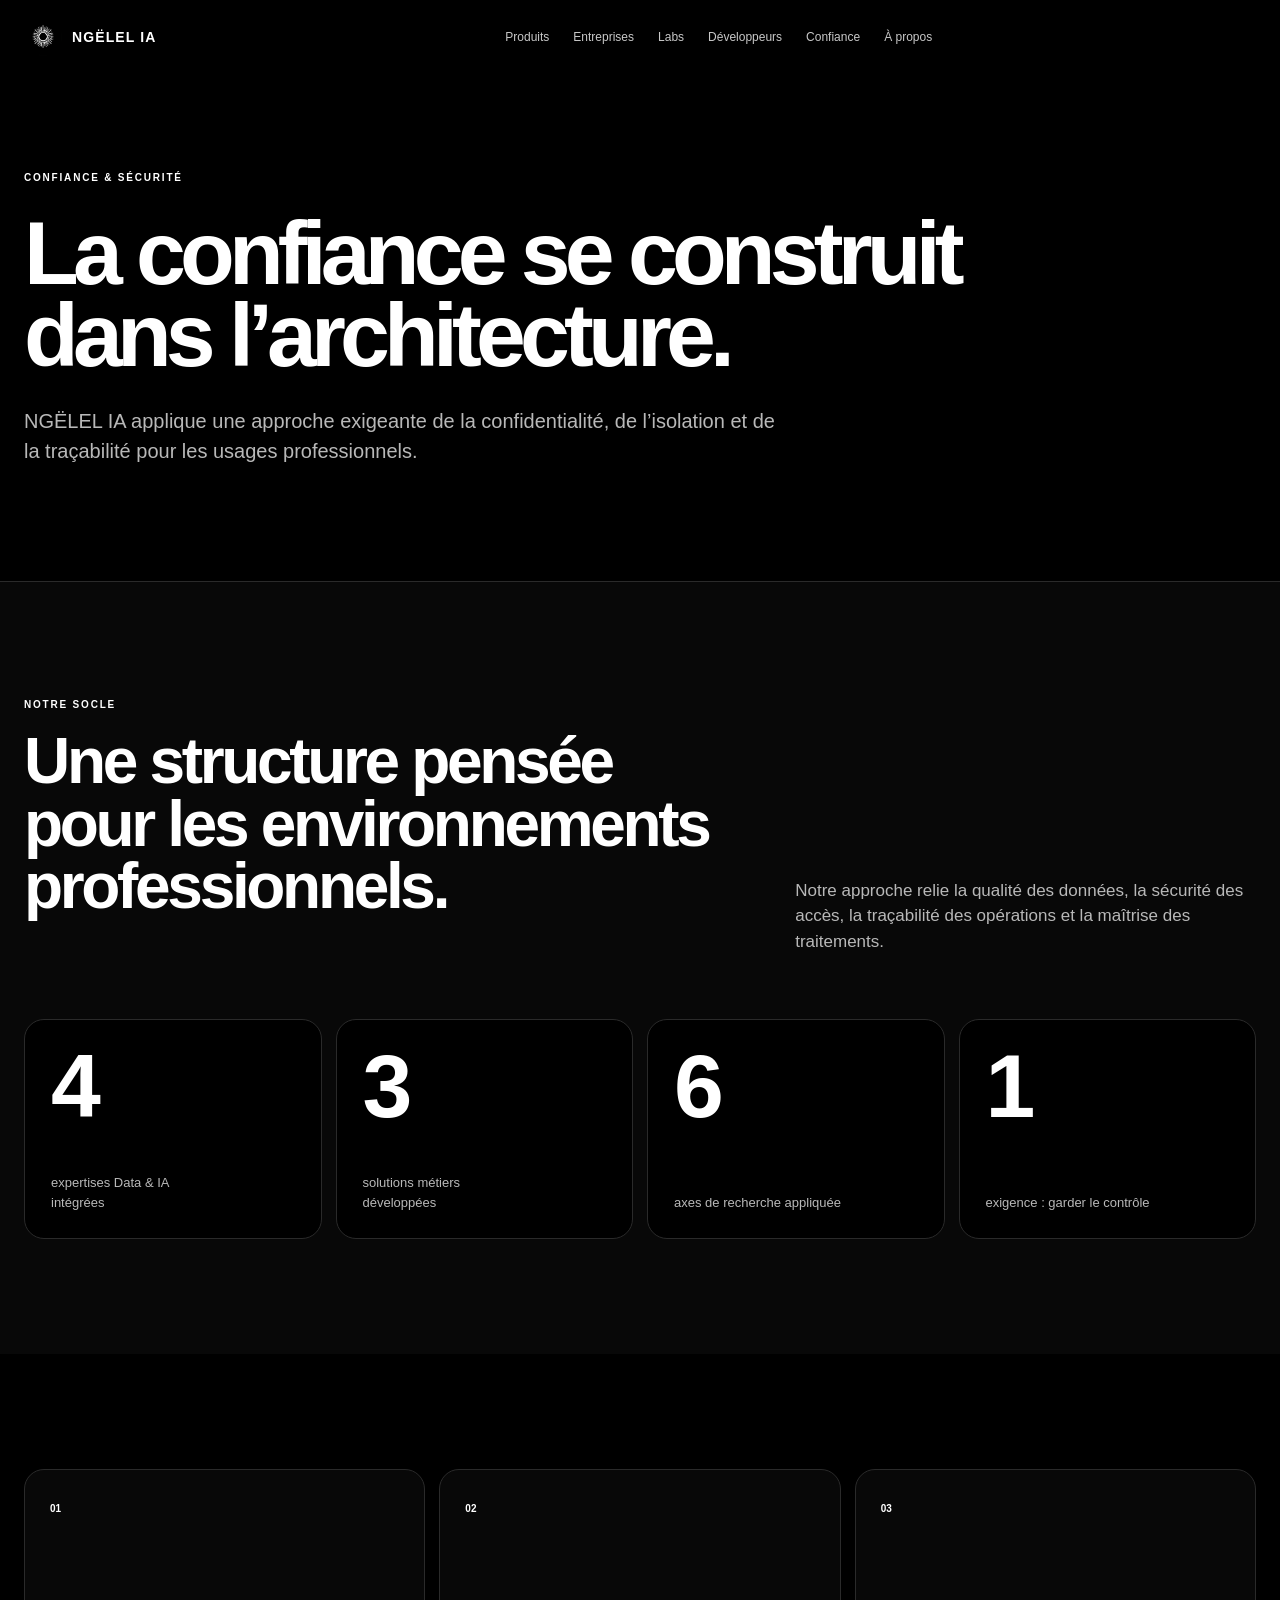
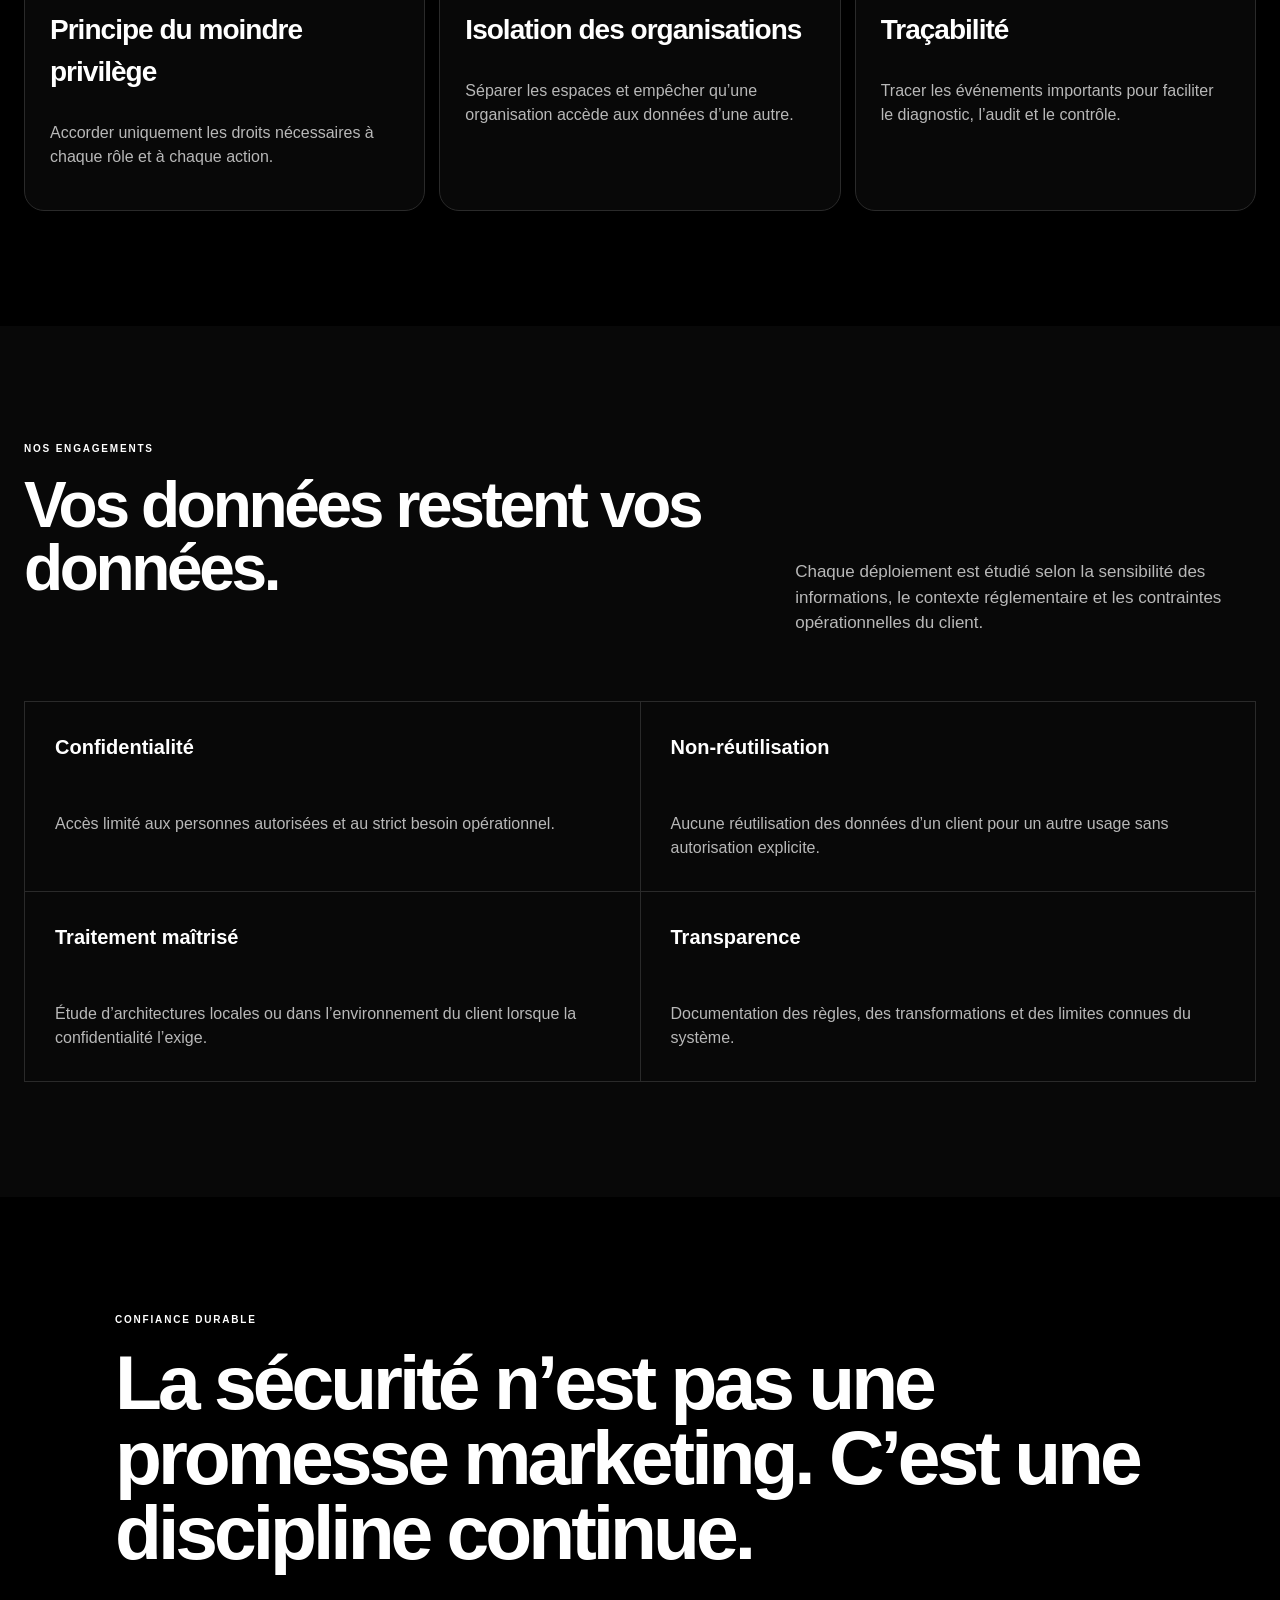
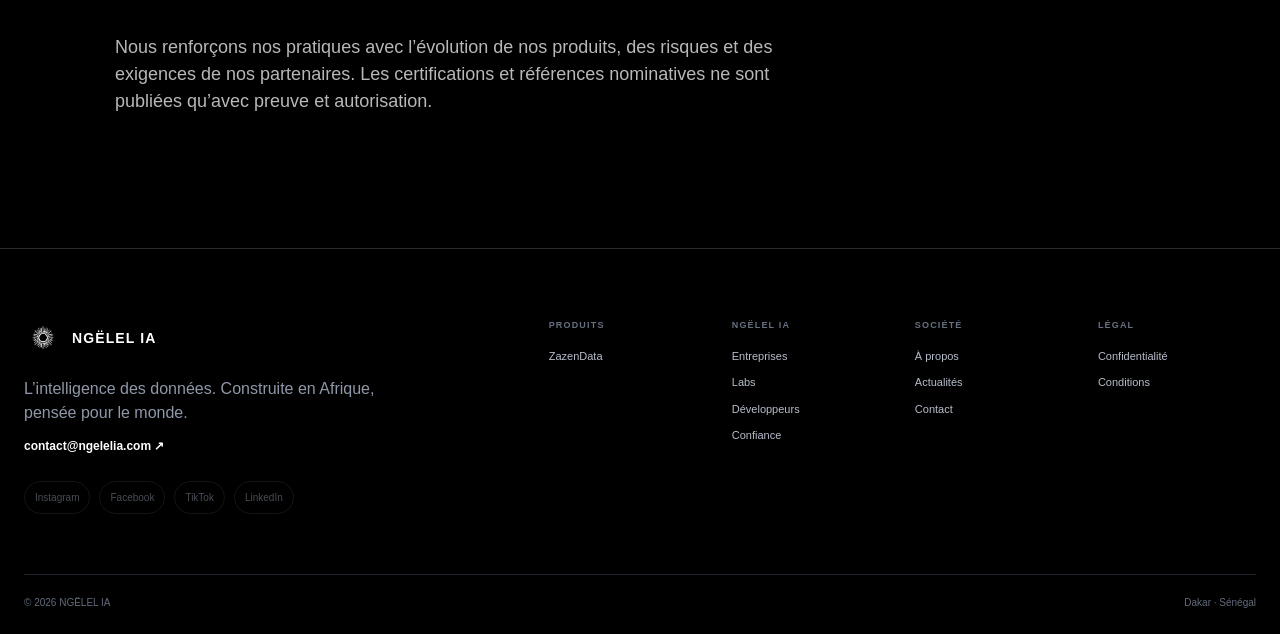
<file: security.html>
<!DOCTYPE html><html lang="fr"><head><meta charset="utf-8">
<meta name="viewport" content="width=device-width,initial-scale=1,viewport-fit=cover">
<meta name="theme-color" content="#07080b">
<meta name="description" content="Des principes de sécurité, d’isolation et de transparence conçus pour des usages professionnels.">
<meta name="robots" content="index,follow,max-image-preview:large">
<meta property="og:type" content="website">
<meta property="og:title" content="Confiance &amp; sécurité — NGËLEL IA">
<meta property="og:description" content="Des principes de sécurité, d’isolation et de transparence conçus pour des usages professionnels.">
<meta property="og:image" content="https://ngelelia.com/assets/ngelel-logo.jpeg">
<meta name="twitter:card" content="summary">
<!-- SEO PRODUCTION NGËLEL IA -->
<meta property="og:site_name" content="NGËLEL IA">
<meta property="og:locale" content="fr_SN">
<meta property="og:url" content="https://ngelelia.com/security.html">
<meta property="og:image:width" content="843">
<meta property="og:image:height" content="843">
<meta property="og:image:alt" content="Logo NGËLEL IA">
<meta name="twitter:title" content="Confiance &amp; sécurité — NGËLEL IA">
<meta name="twitter:description" content="Des principes de sécurité, d’isolation et de transparence conçus pour des usages professionnels.">
<meta name="twitter:image" content="https://ngelelia.com/assets/ngelel-logo.jpeg">
<meta name="twitter:image:alt" content="Logo NGËLEL IA">
<link rel="canonical" href="https://ngelelia.com/security.html">
<!-- FIN SEO PRODUCTION -->
<title>Confiance &amp; sécurité — NGËLEL IA</title>
<link rel="icon" href="assets/ngelel-logo.jpeg">
<link rel="manifest" href="site.webmanifest">

<link rel="stylesheet" href="styles.css">
<!-- DONNÉES STRUCTURÉES NGËLEL IA -->
<script type="application/ld+json">
{
  "@context": "https://schema.org",
  "@graph": [
    {
      "@type": "WebPage",
      "@id": "https://ngelelia.com/security.html#webpage",
      "url": "https://ngelelia.com/security.html",
      "name": "Confiance & sécurité — NGËLEL IA",
      "description": "Des principes de sécurité, d’isolation et de transparence conçus pour des usages professionnels.",
      "isPartOf": {
        "@id": "https://ngelelia.com/#website"
      },
      "about": {
        "@id": "https://ngelelia.com/#organization"
      },
      "inLanguage": "fr-SN"
    },
    {
      "@type": "BreadcrumbList",
      "@id": "https://ngelelia.com/security.html#breadcrumb",
      "itemListElement": [
        {
          "@type": "ListItem",
          "position": 1,
          "name": "Accueil",
          "item": "https://ngelelia.com/"
        },
        {
          "@type": "ListItem",
          "position": 2,
          "name": "Confiance et sécurité",
          "item": "https://ngelelia.com/security.html"
        }
      ]
    }
  ]
}
</script>
<!-- FIN DONNÉES STRUCTURÉES -->
</head><body>
<a class="skip-link" href="#main"><span>Aller au contenu</span></a>
<header class="site-header" data-header>
  <div class="shell nav">
    <a class="brand" href="index.html" aria-label="NGËLEL IA">
      <img src="assets/ngelel-logo.jpeg" class="brand-mark" alt="">
      <span>NGËLEL IA</span>
    </a>
    <button class="menu-toggle" type="button" aria-label="Menu" aria-expanded="false" data-menu-toggle></button>
    <nav class="nav-links" data-nav>
      <a href="index.html#products"><span>Produits</span></a>
      <a href="enterprise.html"><span>Entreprises</span></a>
      <a href="labs.html">Labs</a>
      <a href="developers.html"><span>Développeurs</span></a>
      <a href="security.html"><span>Confiance</span></a>
      <a href="company.html"><span>À propos</span></a>
    </nav>

  </div>
</header><main id="main">
<section class="page-hero"><div class="shell reveal"><p class="eyebrow"><span>CONFIANCE &amp; SÉCURITÉ</span></p><h1><span>La confiance se construit dans l’architecture.</span></h1><p class="page-lead"><span>NGËLEL IA applique une approche exigeante de la confidentialité, de l’isolation et de la traçabilité pour les usages professionnels.</span></p></div></section>

<section class="section soft"><div class="shell">
 <div class="section-head reveal"><div><p class="eyebrow">NOTRE SOCLE</p><h2>Une structure pensée pour les environnements professionnels.</h2></div><p>Notre approche relie la qualité des données, la sécurité des accès, la traçabilité des opérations et la maîtrise des traitements.</p></div>
 <div class="trust-metrics">
  <article class="trust-metric reveal"><strong>4</strong><span>expertises Data &amp; IA intégrées</span></article>
  <article class="trust-metric reveal delay-1"><strong>3</strong><span>solutions métiers développées</span></article>
  <article class="trust-metric reveal delay-2"><strong>6</strong><span>axes de recherche appliquée</span></article>
  <article class="trust-metric reveal"><strong>1</strong><span>exigence : garder le contrôle</span></article>
 </div>
</div></section>

<section class="section"><div class="shell"><div class="cases-grid">
 <article class="case reveal"><span>01</span><h3>Principe du moindre privilège</h3><p><span>Accorder uniquement les droits nécessaires à chaque rôle et à chaque action.</span></p></article>
 <article class="case reveal delay-1"><span>02</span><h3>Isolation des organisations</h3><p><span>Séparer les espaces et empêcher qu’une organisation accède aux données d’une autre.</span></p></article>
 <article class="case reveal delay-2"><span>03</span><h3>Traçabilité</h3><p><span>Tracer les événements importants pour faciliter le diagnostic, l’audit et le contrôle.</span></p></article>
</div></div></section>

<section class="section soft"><div class="shell"><div class="section-head reveal"><div><p class="eyebrow">NOS ENGAGEMENTS</p><h2>Vos données restent vos données.</h2></div><p>Chaque déploiement est étudié selon la sensibilité des informations, le contexte réglementaire et les contraintes opérationnelles du client.</p></div><div class="security-commitments">
 <article><strong>Confidentialité</strong><p>Accès limité aux personnes autorisées et au strict besoin opérationnel.</p></article>
 <article><strong>Non-réutilisation</strong><p>Aucune réutilisation des données d’un client pour un autre usage sans autorisation explicite.</p></article>
 <article><strong>Traitement maîtrisé</strong><p>Étude d’architectures locales ou dans l’environnement du client lorsque la confidentialité l’exige.</p></article>
 <article><strong>Transparence</strong><p>Documentation des règles, des transformations et des limites connues du système.</p></article>
</div></div></section>

<section class="section"><div class="shell africa-statement reveal"><p class="eyebrow"><span>CONFIANCE DURABLE</span></p><h2><span>La sécurité n’est pas une promesse marketing. C’est une discipline continue.</span></h2><p><span>Nous renforçons nos pratiques avec l’évolution de nos produits, des risques et des exigences de nos partenaires. Les certifications et références nominatives ne sont publiées qu’avec preuve et autorisation.</span></p></div></section>
</main>
<footer class="site-footer">
 <div class="shell footer-grid">
  <div class="footer-brand">
   <a class="brand" href="index.html"><img src="assets/ngelel-logo.jpeg" class="brand-mark" alt=""><span>NGËLEL IA</span></a>
   <p><span>L’intelligence des données. Construite en Afrique, pensée pour le monde.</span></p>
   <a class="footer-mail" href="mailto:contact@ngelelia.com">contact@ngelelia.com ↗</a>
   <div class="socials">
<a data-social="instagram" href="https://www.instagram.com/ia_ngelel" aria-disabled="true">Instagram</a>
<a data-social="facebook" href="https://www.facebook.com/profile.php?id=61593532836645" aria-disabled="true">Facebook</a>
<a data-social="tiktok" href="https://www.tiktok.com/@ai_ngelel" aria-disabled="true">TikTok</a>
<a data-social="linkedin" href="https://www.linkedin.com/in/ia-ngëlel-34a62b430" aria-disabled="true">LinkedIn</a>
   </div>
  </div>
  <div class="footer-links">
    <div><strong><span>Produits</span></strong><a href="data.html">ZazenData</a></div>
   <div><strong>NGËLEL IA</strong><a href="enterprise.html"><span>Entreprises</span></a><a href="labs.html">Labs</a><a href="developers.html"><span>Développeurs</span></a><a href="security.html"><span>Confiance</span></a></div>
   <div><strong><span>Société</span></strong><a href="company.html"><span>À propos</span></a><a href="news.html"><span>Actualités</span></a><a href="contact.html">Contact</a></div>
   <div><strong><span>Légal</span></strong><a href="privacy.html"><span>Confidentialité</span></a><a href="terms.html"><span>Conditions</span></a></div>
  </div>
 </div>
 <div class="shell footer-bottom"><span>© <span data-year></span> NGËLEL IA</span><span>Dakar · Sénégal</span></div>
</footer>
<script src="script.js" defer></script></body></html>
</file>
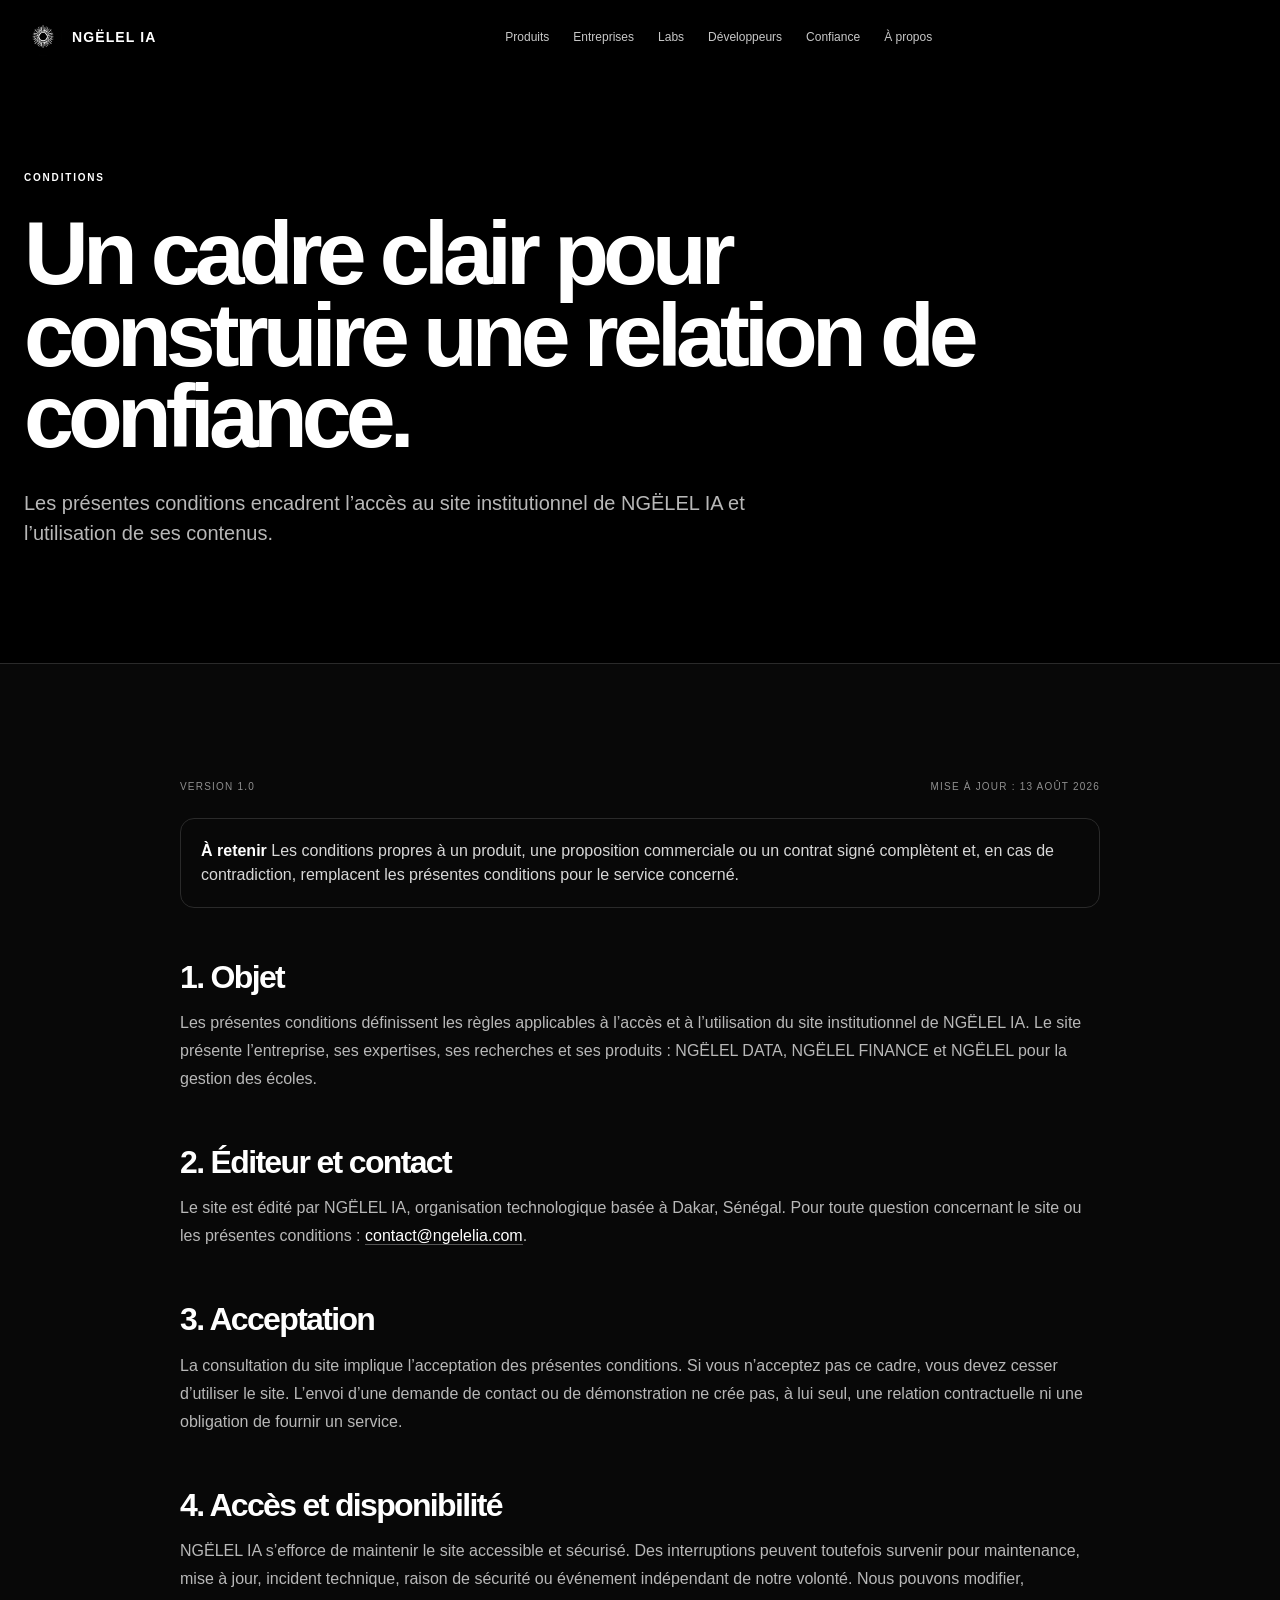
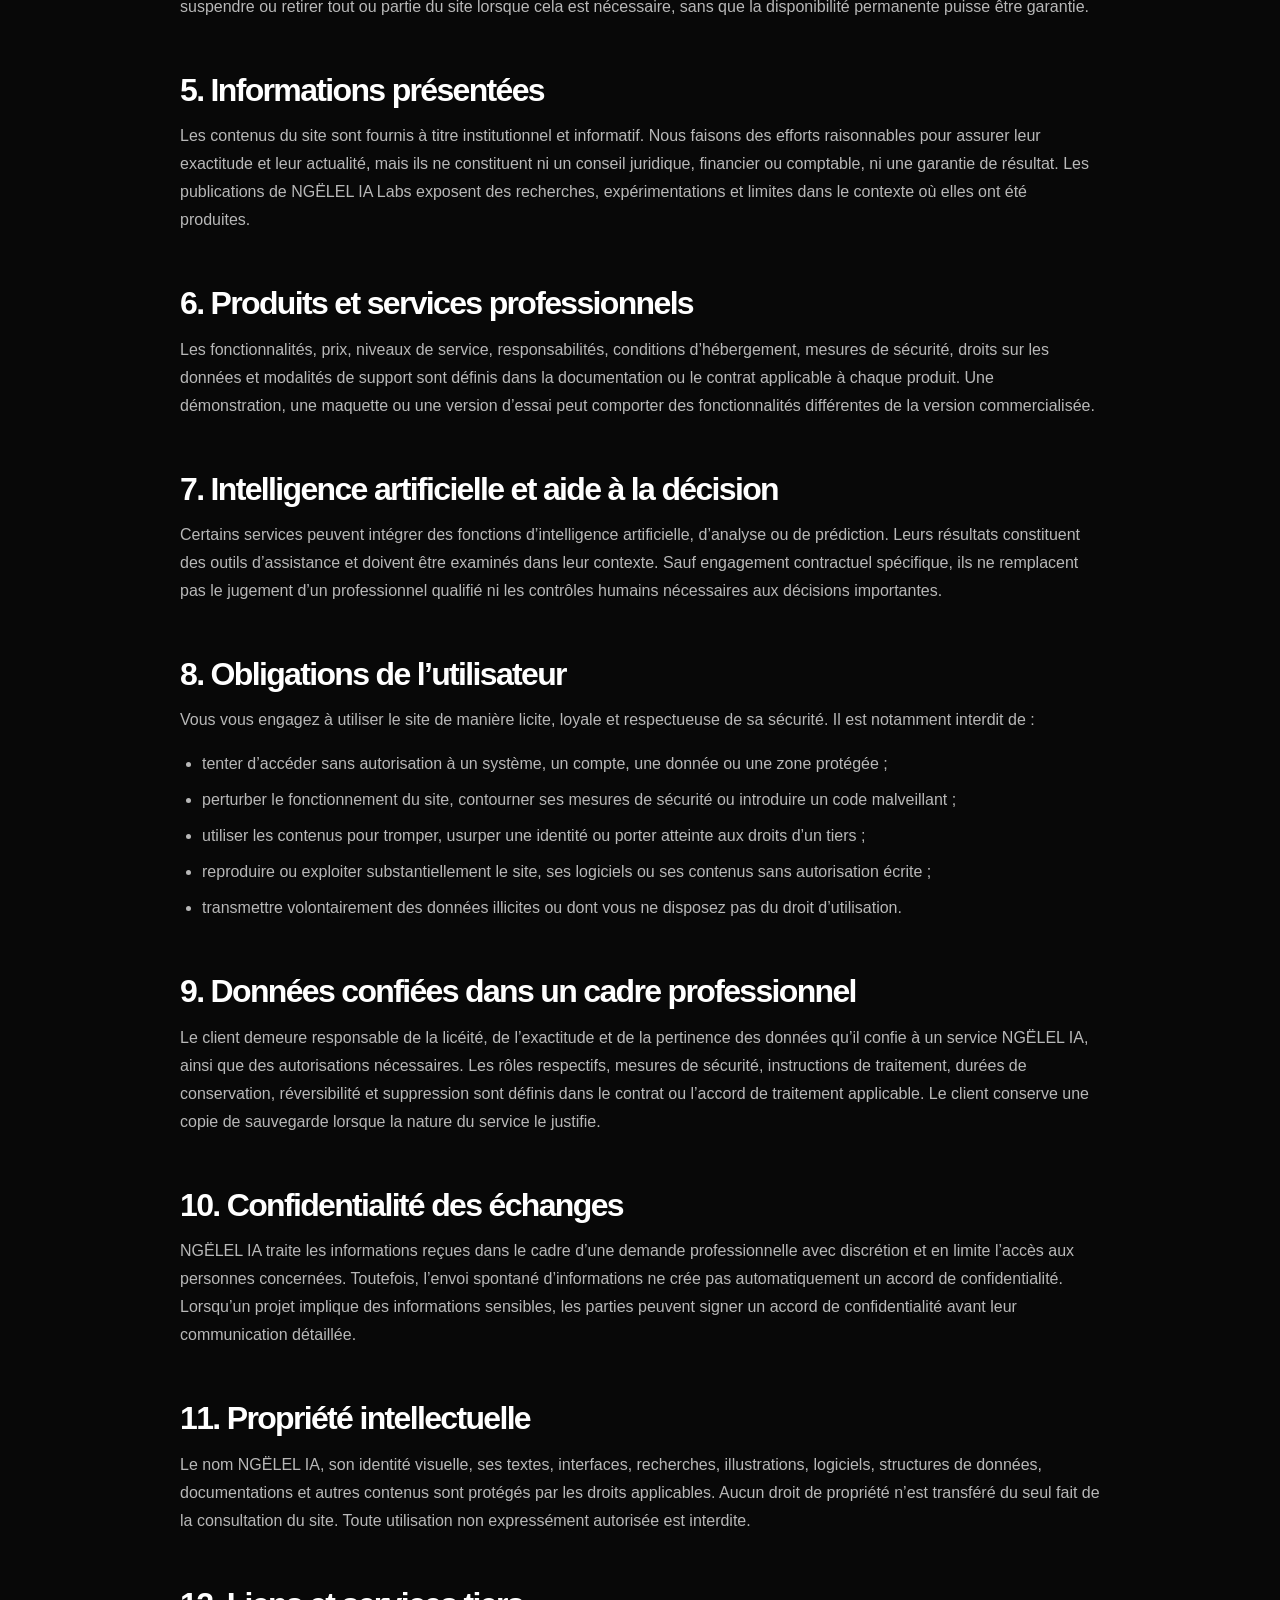
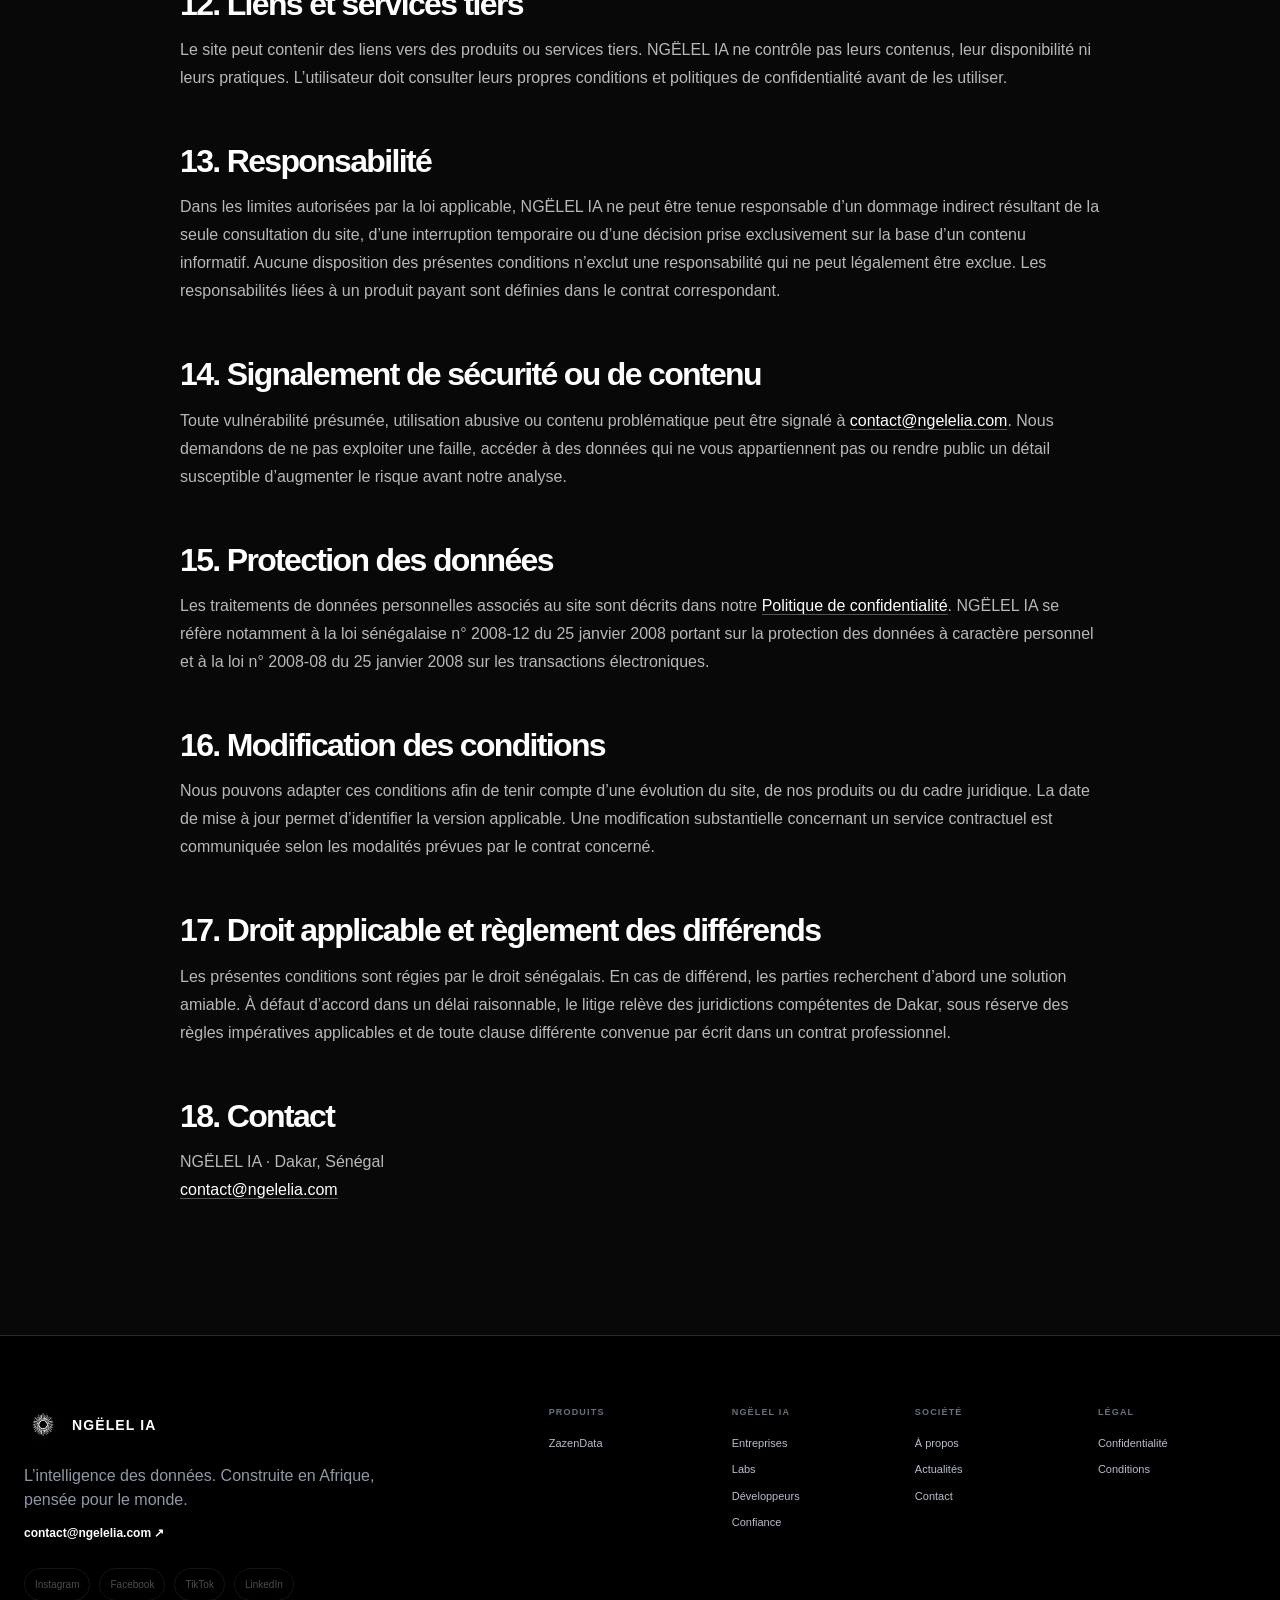
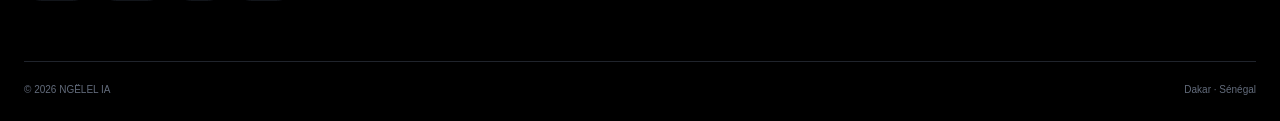
<file: terms.html>
<!DOCTYPE html><html lang="fr"><head><meta charset="utf-8">
<meta name="viewport" content="width=device-width,initial-scale=1,viewport-fit=cover">
<meta name="theme-color" content="#07080b">
<meta name="description" content="Conditions d’utilisation du site NGËLEL IA et cadre général applicable à ses contenus, produits et services professionnels.">
<meta name="robots" content="index,follow,max-image-preview:large">
<meta property="og:type" content="website">
<meta property="og:title" content="Conditions — NGËLEL IA">
<meta property="og:description" content="Règles d’accès et d’utilisation du site, des contenus et des services présentés par NGËLEL IA.">
<meta property="og:image" content="https://ngelelia.com/assets/ngelel-logo.jpeg">
<meta name="twitter:card" content="summary">
<!-- SEO PRODUCTION NGËLEL IA -->
<meta property="og:site_name" content="NGËLEL IA">
<meta property="og:locale" content="fr_SN">
<meta property="og:url" content="https://ngelelia.com/terms.html">
<meta property="og:image:width" content="843">
<meta property="og:image:height" content="843">
<meta property="og:image:alt" content="Logo NGËLEL IA">
<meta name="twitter:title" content="Conditions — NGËLEL IA">
<meta name="twitter:description" content="Règles d’accès et d’utilisation du site, des contenus et des services présentés par NGËLEL IA.">
<meta name="twitter:image" content="https://ngelelia.com/assets/ngelel-logo.jpeg">
<meta name="twitter:image:alt" content="Logo NGËLEL IA">
<link rel="canonical" href="https://ngelelia.com/terms.html">
<!-- FIN SEO PRODUCTION -->
<title>Conditions — NGËLEL IA</title>
<link rel="icon" href="assets/ngelel-logo.jpeg">
<link rel="manifest" href="site.webmanifest">

<link rel="stylesheet" href="styles.css">
<!-- DONNÉES STRUCTURÉES NGËLEL IA -->
<script type="application/ld+json">
{
  "@context": "https://schema.org",
  "@graph": [
    {
      "@type": "WebPage",
      "@id": "https://ngelelia.com/terms.html#webpage",
      "url": "https://ngelelia.com/terms.html",
      "name": "Conditions — NGËLEL IA",
      "description": "Règles d’accès et d’utilisation du site, des contenus et des services présentés par NGËLEL IA.",
      "isPartOf": {
        "@id": "https://ngelelia.com/#website"
      },
      "about": {
        "@id": "https://ngelelia.com/#organization"
      },
      "inLanguage": "fr-SN"
    },
    {
      "@type": "BreadcrumbList",
      "@id": "https://ngelelia.com/terms.html#breadcrumb",
      "itemListElement": [
        {
          "@type": "ListItem",
          "position": 1,
          "name": "Accueil",
          "item": "https://ngelelia.com/"
        },
        {
          "@type": "ListItem",
          "position": 2,
          "name": "Conditions d’utilisation",
          "item": "https://ngelelia.com/terms.html"
        }
      ]
    }
  ]
}
</script>
<!-- FIN DONNÉES STRUCTURÉES -->
</head><body>
<a class="skip-link" href="#main"><span>Aller au contenu</span></a>
<header class="site-header" data-header>
  <div class="shell nav">
    <a class="brand" href="index.html" aria-label="NGËLEL IA">
      <img src="assets/ngelel-logo.jpeg" class="brand-mark" alt="">
      <span>NGËLEL IA</span>
    </a>
    <button class="menu-toggle" type="button" aria-label="Menu" aria-expanded="false" data-menu-toggle></button>
    <nav class="nav-links" data-nav>
      <a href="index.html#products"><span>Produits</span></a>
      <a href="enterprise.html"><span>Entreprises</span></a>
      <a href="labs.html">Labs</a>
      <a href="developers.html"><span>Développeurs</span></a>
      <a href="security.html"><span>Confiance</span></a>
      <a href="company.html"><span>À propos</span></a>
    </nav>

  </div>
</header><main id="main">
<section class="page-hero"><div class="shell reveal"><p class="eyebrow"><span>CONDITIONS</span></p><h1><span>Un cadre clair pour construire une relation de confiance.</span></h1><p class="page-lead"><span>Les présentes conditions encadrent l’accès au site institutionnel de NGËLEL IA et l’utilisation de ses contenus.</span></p></div></section>

<section class="section soft"><div class="shell legal reveal">
 <div class="legal-meta"><span>VERSION 1.0</span><span>MISE À JOUR : 13 AOÛT 2026</span></div>
 <div class="notice"><strong>À retenir</strong><span> Les conditions propres à un produit, une proposition commerciale ou un contrat signé complètent et, en cas de contradiction, remplacent les présentes conditions pour le service concerné.</span></div>

 <h2>1. Objet</h2>
 <p>Les présentes conditions définissent les règles applicables à l’accès et à l’utilisation du site institutionnel de NGËLEL IA. Le site présente l’entreprise, ses expertises, ses recherches et ses produits : NGËLEL DATA, NGËLEL FINANCE et NGËLEL pour la gestion des écoles.</p>

 <!-- APRÈS IMMATRICULATION : compléter ici la raison sociale, la forme juridique, le NINEA/RCCM et l'adresse officielle. -->
 <h2>2. Éditeur et contact</h2>
 <p>Le site est édité par NGËLEL IA, organisation technologique basée à Dakar, Sénégal. Pour toute question concernant le site ou les présentes conditions : <a href="mailto:contact@ngelelia.com">contact@ngelelia.com</a>.</p>

 <h2>3. Acceptation</h2>
 <p>La consultation du site implique l’acceptation des présentes conditions. Si vous n’acceptez pas ce cadre, vous devez cesser d’utiliser le site. L’envoi d’une demande de contact ou de démonstration ne crée pas, à lui seul, une relation contractuelle ni une obligation de fournir un service.</p>

 <h2>4. Accès et disponibilité</h2>
 <p>NGËLEL IA s’efforce de maintenir le site accessible et sécurisé. Des interruptions peuvent toutefois survenir pour maintenance, mise à jour, incident technique, raison de sécurité ou événement indépendant de notre volonté. Nous pouvons modifier, suspendre ou retirer tout ou partie du site lorsque cela est nécessaire, sans que la disponibilité permanente puisse être garantie.</p>

 <h2>5. Informations présentées</h2>
 <p>Les contenus du site sont fournis à titre institutionnel et informatif. Nous faisons des efforts raisonnables pour assurer leur exactitude et leur actualité, mais ils ne constituent ni un conseil juridique, financier ou comptable, ni une garantie de résultat. Les publications de NGËLEL IA Labs exposent des recherches, expérimentations et limites dans le contexte où elles ont été produites.</p>

 <h2>6. Produits et services professionnels</h2>
 <p>Les fonctionnalités, prix, niveaux de service, responsabilités, conditions d’hébergement, mesures de sécurité, droits sur les données et modalités de support sont définis dans la documentation ou le contrat applicable à chaque produit. Une démonstration, une maquette ou une version d’essai peut comporter des fonctionnalités différentes de la version commercialisée.</p>

 <h2>7. Intelligence artificielle et aide à la décision</h2>
 <p>Certains services peuvent intégrer des fonctions d’intelligence artificielle, d’analyse ou de prédiction. Leurs résultats constituent des outils d’assistance et doivent être examinés dans leur contexte. Sauf engagement contractuel spécifique, ils ne remplacent pas le jugement d’un professionnel qualifié ni les contrôles humains nécessaires aux décisions importantes.</p>

 <h2>8. Obligations de l’utilisateur</h2>
 <p>Vous vous engagez à utiliser le site de manière licite, loyale et respectueuse de sa sécurité. Il est notamment interdit de :</p>
 <ul>
  <li>tenter d’accéder sans autorisation à un système, un compte, une donnée ou une zone protégée ;</li>
  <li>perturber le fonctionnement du site, contourner ses mesures de sécurité ou introduire un code malveillant ;</li>
  <li>utiliser les contenus pour tromper, usurper une identité ou porter atteinte aux droits d’un tiers ;</li>
  <li>reproduire ou exploiter substantiellement le site, ses logiciels ou ses contenus sans autorisation écrite ;</li>
  <li>transmettre volontairement des données illicites ou dont vous ne disposez pas du droit d’utilisation.</li>
 </ul>

 <h2>9. Données confiées dans un cadre professionnel</h2>
 <p>Le client demeure responsable de la licéité, de l’exactitude et de la pertinence des données qu’il confie à un service NGËLEL IA, ainsi que des autorisations nécessaires. Les rôles respectifs, mesures de sécurité, instructions de traitement, durées de conservation, réversibilité et suppression sont définis dans le contrat ou l’accord de traitement applicable. Le client conserve une copie de sauvegarde lorsque la nature du service le justifie.</p>

 <h2>10. Confidentialité des échanges</h2>
 <p>NGËLEL IA traite les informations reçues dans le cadre d’une demande professionnelle avec discrétion et en limite l’accès aux personnes concernées. Toutefois, l’envoi spontané d’informations ne crée pas automatiquement un accord de confidentialité. Lorsqu’un projet implique des informations sensibles, les parties peuvent signer un accord de confidentialité avant leur communication détaillée.</p>

 <h2>11. Propriété intellectuelle</h2>
 <p>Le nom NGËLEL IA, son identité visuelle, ses textes, interfaces, recherches, illustrations, logiciels, structures de données, documentations et autres contenus sont protégés par les droits applicables. Aucun droit de propriété n’est transféré du seul fait de la consultation du site. Toute utilisation non expressément autorisée est interdite.</p>

 <h2>12. Liens et services tiers</h2>
 <p>Le site peut contenir des liens vers des produits ou services tiers. NGËLEL IA ne contrôle pas leurs contenus, leur disponibilité ni leurs pratiques. L’utilisateur doit consulter leurs propres conditions et politiques de confidentialité avant de les utiliser.</p>

 <h2>13. Responsabilité</h2>
 <p>Dans les limites autorisées par la loi applicable, NGËLEL IA ne peut être tenue responsable d’un dommage indirect résultant de la seule consultation du site, d’une interruption temporaire ou d’une décision prise exclusivement sur la base d’un contenu informatif. Aucune disposition des présentes conditions n’exclut une responsabilité qui ne peut légalement être exclue. Les responsabilités liées à un produit payant sont définies dans le contrat correspondant.</p>

 <h2>14. Signalement de sécurité ou de contenu</h2>
 <p>Toute vulnérabilité présumée, utilisation abusive ou contenu problématique peut être signalé à <a href="mailto:contact@ngelelia.com">contact@ngelelia.com</a>. Nous demandons de ne pas exploiter une faille, accéder à des données qui ne vous appartiennent pas ou rendre public un détail susceptible d’augmenter le risque avant notre analyse.</p>

 <h2>15. Protection des données</h2>
 <p>Les traitements de données personnelles associés au site sont décrits dans notre <a href="privacy.html">Politique de confidentialité</a>. NGËLEL IA se réfère notamment à la loi sénégalaise n° 2008-12 du 25 janvier 2008 portant sur la protection des données à caractère personnel et à la loi n° 2008-08 du 25 janvier 2008 sur les transactions électroniques.</p>

 <h2>16. Modification des conditions</h2>
 <p>Nous pouvons adapter ces conditions afin de tenir compte d’une évolution du site, de nos produits ou du cadre juridique. La date de mise à jour permet d’identifier la version applicable. Une modification substantielle concernant un service contractuel est communiquée selon les modalités prévues par le contrat concerné.</p>

 <h2>17. Droit applicable et règlement des différends</h2>
 <p>Les présentes conditions sont régies par le droit sénégalais. En cas de différend, les parties recherchent d’abord une solution amiable. À défaut d’accord dans un délai raisonnable, le litige relève des juridictions compétentes de Dakar, sous réserve des règles impératives applicables et de toute clause différente convenue par écrit dans un contrat professionnel.</p>

 <h2>18. Contact</h2>
 <p>NGËLEL IA · Dakar, Sénégal<br><a href="mailto:contact@ngelelia.com">contact@ngelelia.com</a></p>
</div></section>
</main>
<footer class="site-footer">
 <div class="shell footer-grid">
  <div class="footer-brand">
   <a class="brand" href="index.html"><img src="assets/ngelel-logo.jpeg" class="brand-mark" alt=""><span>NGËLEL IA</span></a>
   <p><span>L’intelligence des données. Construite en Afrique, pensée pour le monde.</span></p>
   <a class="footer-mail" href="mailto:contact@ngelelia.com">contact@ngelelia.com ↗</a>
   <div class="socials">
<a data-social="instagram" href="https://www.instagram.com/ia_ngelel" aria-disabled="true">Instagram</a>
<a data-social="facebook" href="https://www.facebook.com/profile.php?id=61593532836645" aria-disabled="true">Facebook</a>
<a data-social="tiktok" href="https://www.tiktok.com/@ai_ngelel" aria-disabled="true">TikTok</a>
<a data-social="linkedin" href="https://www.linkedin.com/in/ia-ngëlel-34a62b430" aria-disabled="true">LinkedIn</a>
   </div>
  </div>
  <div class="footer-links">
     <div><strong><span>Produits</span></strong><a href="data.html">ZazenData</a></div>
   <div><strong>NGËLEL IA</strong><a href="enterprise.html"><span>Entreprises</span></a><a href="labs.html">Labs</a><a href="developers.html"><span>Développeurs</span></a><a href="security.html"><span>Confiance</span></a></div>
   <div><strong><span>Société</span></strong><a href="company.html"><span>À propos</span></a><a href="news.html"><span>Actualités</span></a><a href="contact.html">Contact</a></div>
   <div><strong><span>Légal</span></strong><a href="privacy.html"><span>Confidentialité</span></a><a href="terms.html"><span>Conditions</span></a></div>
  </div>
 </div>
 <div class="shell footer-bottom"><span>© <span data-year></span> NGËLEL IA</span><span>Dakar · Sénégal</span></div>
</footer>
<script src="script.js" defer></script></body></html>
</file>
<file: styles.css>
:root{
 --bg:#07080b;--surface:#0d1016;--surface2:#121621;--ink:#f7f8fb;--muted:#9ba3b4;--line:#242a36;
 --blue:#ffffff;--cyan:#ffffff;--purple:#ffffff;--pink:#ffffff;--max:1280px;--r:28px;
 color-scheme:dark
}
html[data-theme="light"]{--bg:#f8f9fb;--surface:#fff;--surface2:#f1f3f7;--ink:#101116;--muted:#596173;--line:#dfe3ea;color-scheme:light}
*{box-sizing:border-box}html{scroll-behavior:smooth}body{margin:0;background:var(--bg);color:var(--ink);font-family:Inter,ui-sans-serif,-apple-system,BlinkMacSystemFont,"Segoe UI",sans-serif;line-height:1.5;-webkit-font-smoothing:antialiased;overflow-x:hidden}
[data-en]{display:none}html[data-lang="en"] [data-fr]{display:none!important}html[data-lang="en"] [data-en]{display:revert}
a{color:inherit;text-decoration:none}img{display:block;max-width:100%}button,input,select,textarea{font:inherit}.shell{width:min(calc(100% - 48px),var(--max));margin:auto}.skip-link{position:absolute;left:-9999px}.skip-link:focus{left:16px;top:16px;z-index:1000;background:#fff;color:#000;padding:10px 14px;border-radius:10px}
.site-header{position:fixed;z-index:90;top:0;left:0;right:0;background:color-mix(in srgb,var(--bg) 82%,transparent);backdrop-filter:blur(20px);border-bottom:1px solid transparent;transition:.25s}.site-header.scrolled{border-color:var(--line)}.nav{height:74px;display:flex;align-items:center;gap:25px}.brand{display:flex;align-items:center;gap:10px;font-size:14px;font-weight:850;letter-spacing:.08em}.brand-mark{width:38px;height:38px;border-radius:50%;object-fit:cover;background:#fff}html[data-theme="dark"] .brand-mark{filter:invert(1)}
.nav-links{display:flex;gap:24px;margin:auto;font-size:12px;color:var(--muted)}.nav-links a:hover{color:var(--ink)}.header-actions{display:flex;align-items:center;gap:7px}.control-btn{height:38px;min-width:38px;border-radius:999px;border:1px solid var(--line);color:var(--ink);background:var(--surface);font-size:11px;font-weight:850;cursor:pointer}.lang-btn{padding:0 12px}.header-cta{height:40px;padding:0 15px;border-radius:999px;display:flex;align-items:center;background:linear-gradient(100deg,#ffffff,#884cff);font-size:11px;font-weight:850;color:white}.menu-toggle{display:none;background:none;border:0;width:40px;height:40px}.menu-toggle span{display:block;background:var(--ink);height:1.5px;margin:7px}
.hero-ultimate{min-height:930px;padding:155px 0 30px;position:relative;overflow:hidden}.hero-grid-lines{position:absolute;inset:0;background-image:linear-gradient(rgba(75,130,255,.08) 1px,transparent 1px),linear-gradient(90deg,rgba(75,130,255,.08) 1px,transparent 1px);background-size:80px 80px;mask-image:linear-gradient(to bottom,#000 25%,transparent 87%);opacity:.55}.hero-layout{position:relative;display:grid;grid-template-columns:1.08fr .92fr;gap:60px;align-items:center}.pill{display:inline-flex;align-items:center;gap:9px;border:1px solid #264055;border-radius:999px;padding:8px 12px;font-size:10px;font-weight:850;letter-spacing:.1em;color:#b7c8d9;background:rgba(10,25,35,.55)}.pulse{width:6px;height:6px;border-radius:50%;background:#ffffff;box-shadow:0 0 15px #ffffff}
h1,h2,h3,p{margin-top:0}h1{font-size:clamp(60px,7vw,104px);line-height:.91;letter-spacing:-.065em;font-weight:670;margin:28px 0 30px}h1 span{background:linear-gradient(90deg,#ffffff,#ffffff,#ffffff);-webkit-background-clip:text;color:transparent}h2{font-size:clamp(42px,5vw,76px);line-height:.98;letter-spacing:-.052em;font-weight:650}h3{font-size:28px;letter-spacing:-.035em}.hero-lead{max-width:740px;color:var(--muted);font-size:19px;line-height:1.6}.hero-actions{display:flex;gap:11px;flex-wrap:wrap;margin-top:30px}.button{display:inline-flex;align-items:center;justify-content:center;min-height:50px;padding:0 19px;border:1px solid var(--line);border-radius:12px;font-size:12px;font-weight:850;transition:.2s}.button:hover{transform:translateY(-2px)}.button.primary{background:#ffffff;border-color:#ffffff;color:#fff}.button.gradient{background:linear-gradient(100deg,#ffffff,#ffffff);border:0}.button.glass{background:color-mix(in srgb,var(--surface) 70%,transparent)}.button.white{background:#fff;color:#090a0d;border-color:#fff}.capability-row{display:flex;gap:21px;flex-wrap:wrap;margin-top:50px;color:var(--muted);font-size:10px;font-weight:750}.capability-row span:before{content:"✦";color:#ffffff;margin-right:7px}
.hero-visual{height:610px;position:relative;display:grid;place-items:center}.hero-visual img{width:430px;height:570px;object-fit:cover;border-radius:220px;mask-image:radial-gradient(ellipse,#000 48%,transparent 73%);filter:saturate(1.14) contrast(1.08);position:relative;z-index:2}.visual-halo{position:absolute;width:520px;height:520px;border-radius:50%;background:radial-gradient(circle,rgba(36,133,255,.32),rgba(134,71,255,.13) 35%,transparent 67%);filter:blur(20px)}.visual-card{position:absolute;z-index:4;border:1px solid #26364d;background:rgba(8,12,20,.76);backdrop-filter:blur(13px);padding:13px 15px;border-radius:14px;box-shadow:0 15px 45px rgba(0,0,0,.3)}.visual-card small{display:block;color:#798da5;font-size:9px;letter-spacing:.12em}.visual-card strong{font-size:13px}.v1{left:5%;top:26%}.v2{right:1%;top:35%}.v3{right:5%;bottom:18%}.hero-bottom{position:relative;margin-top:20px;border-top:1px solid var(--line);padding-top:22px;display:flex;justify-content:space-between;font-size:10px;color:var(--muted)}.hero-bottom a{color:var(--ink)}
.marquee{border-top:1px solid var(--line);border-bottom:1px solid var(--line);overflow:hidden}.marquee>div{display:flex;width:max-content;gap:42px;padding:13px;font-size:10px;font-weight:850;letter-spacing:.16em;color:#76839b;animation:move 32s linear infinite}@keyframes move{to{transform:translateX(-50%)}}
.section{padding:115px 0}.eyebrow{font-size:10px;letter-spacing:.18em;font-weight:900;color:#ffffff;margin:0 0 18px}.section-head{display:grid;grid-template-columns:1.2fr .8fr;gap:80px;align-items:end;margin-bottom:48px}.section-head>p{color:var(--muted);font-size:17px}.product-grid-ultimate{display:grid;grid-template-columns:repeat(3,minmax(0,1fr));gap:16px}.product-card{min-height:520px;border:1px solid var(--line);border-radius:24px;padding:28px;position:relative;overflow:hidden;background:linear-gradient(150deg,var(--surface),var(--surface2));transition:.25s}.product-card:hover{transform:translateY(-5px);border-color:#5b5b5b}.product-card:before{content:"";position:absolute;width:380px;height:380px;border-radius:50%;right:-140px;top:-150px;filter:blur(5px);opacity:.22}.data-card:before,.gestion-card:before,.school-card:before{background:radial-gradient(circle,#ffffff,transparent 67%)}.product-meta{display:flex;justify-content:space-between;color:#9a9a9a;font-size:9px;letter-spacing:.12em}.live-dot{border:1px solid var(--line);border-radius:999px;padding:5px 8px}.product-card h3{font-size:36px;margin:100px 0 14px}.product-card p{max-width:560px;color:var(--muted)}.tags{display:flex;gap:7px;flex-wrap:wrap;margin:22px 0 52px}.tags span{font-size:9px;padding:6px 9px;border:1px solid var(--line);border-radius:999px}.product-link{position:absolute;bottom:28px;left:28px;font-size:11px;font-weight:850}.mini-art{position:absolute;right:25px;top:78px;width:170px;height:130px}.data-art{display:flex;align-items:end;gap:8px;transform:perspective(300px) rotateY(-18deg)}.data-art i{display:block;width:22px;background:linear-gradient(#39efc6,#1788ff);border-radius:5px 5px 2px 2px;box-shadow:0 0 20px rgba(42,202,218,.26)}.data-art i:nth-child(1){height:40%}.data-art i:nth-child(2){height:75%}.data-art i:nth-child(3){height:58%}.data-art i:nth-child(4){height:96%}.data-art i:nth-child(5){height:72%}.invoice-art div{position:absolute;width:110px;height:128px;border:1px solid #9d5ec5;border-radius:10px;background:linear-gradient(145deg,rgba(139,54,190,.35),rgba(37,17,61,.2));transform:rotate(8deg)}.invoice-art div:nth-child(2){transform:translate(25px,12px) rotate(4deg)}.invoice-art div:nth-child(3){transform:translate(50px,24px)}.school-art{display:grid;grid-template-columns:repeat(3,1fr);gap:8px;align-items:end;padding:10px}.school-art div{border:1px solid #5a5a5a;border-radius:8px 8px 2px 2px;background:linear-gradient(180deg,rgba(255,255,255,.12),rgba(255,255,255,.02))}.school-art div:nth-child(1){height:68%}.school-art div:nth-child(2){height:100%}.school-art div:nth-child(3){height:80%}
.expertise-section{background:#050505}.expertise-grid{display:grid;grid-template-columns:repeat(4,minmax(0,1fr));gap:14px}.expertise-card{border-top:1px solid #3a3a3a;padding:24px 4px 6px;min-height:255px}.expertise-card>span,.research-axis>span{font-size:10px;font-weight:850;color:#fff}.expertise-card h3{font-size:25px;margin:56px 0 14px}.expertise-card p{color:var(--muted);font-size:14px}
.research-grid{display:grid;grid-template-columns:repeat(3,minmax(0,1fr));gap:14px}.research-axis{border:1px solid var(--line);border-radius:20px;padding:25px;min-height:260px;background:#080808}.research-axis h3{margin:60px 0 14px}.research-axis p{color:var(--muted)}.publications-grid{display:grid;grid-template-columns:minmax(0,760px);gap:16px}.research-publication{border:1px solid #3a3a3a;border-radius:22px;padding:30px;background:#000}.publication-meta{display:flex;justify-content:space-between;gap:20px;color:#9b9b9b;font-size:10px;letter-spacing:.12em}.research-publication h3{font-size:34px;margin:70px 0 14px}.research-publication p{color:var(--muted);max-width:650px}.publication-status{display:inline-block;margin-top:20px;border:1px solid #3a3a3a;border-radius:999px;padding:7px 10px;font-size:10px;color:#d8d8d8}
.privacy-local{padding-top:20px}.privacy-panel{border:1px solid #26344a;border-radius:28px;padding:56px;background:radial-gradient(circle at 10% 50%,rgba(37,104,255,.14),transparent 35%),linear-gradient(120deg,#0b1120,#111125);color:#f6f7fb;display:grid;grid-template-columns:.4fr 1.6fr;gap:50px;align-items:center}html[data-theme="light"] .privacy-panel{background:linear-gradient(120deg,#eaf2ff,#f1ecff);color:#111}.lock-orbit{width:180px;height:180px;border:1px solid #364968;border-radius:50%;display:grid;place-items:center;position:relative}.lock-orbit:before,.lock-orbit:after{content:"";position:absolute;border:1px dashed #2e4e8d;border-radius:50%;inset:-22px}.lock-orbit:after{inset:25px}.lock{font-size:30px;font-weight:900;color:#ffffff}.privacy-copy>p{color:#a8b1c2;font-size:17px}.privacy-points{display:grid;grid-template-columns:repeat(4,1fr);border-top:1px solid #293850;border-bottom:1px solid #293850;margin-top:30px}.privacy-points div{padding:18px 12px 18px 0}.privacy-points strong{display:block;color:#ffffff;font-size:10px}.privacy-points span{font-size:11px}
.ai-section{background:linear-gradient(180deg,var(--bg),var(--surface))}.ai-grid{display:grid;grid-template-columns:.9fr 1.1fr;gap:90px;align-items:center}.ai-art{height:470px;position:relative;display:grid;place-items:center}.neural-core{width:130px;height:130px;border-radius:50%;display:grid;place-items:center;font-size:38px;font-weight:900;background:radial-gradient(circle at 35% 35%,#ffffff,#ffffff 40%,#ffffff 78%);box-shadow:0 0 80px rgba(50,93,255,.4);position:relative;z-index:4}.arc{position:absolute;border:1px solid #314e7d;border-radius:50%}.a1{width:240px;height:240px}.a2{width:340px;height:340px;border-style:dashed}.a3{width:430px;height:430px;opacity:.5}.ai-art .dot{position:absolute;width:10px;height:10px;border-radius:50%;background:#ffffff;box-shadow:0 0 20px #ffffff}.d1{top:80px;left:28%}.d2{right:18%;top:40%}.d3{bottom:80px;left:30%}.d4{left:14%;top:45%}.large-copy{color:var(--muted);font-size:20px}.text-link{display:inline-block;margin-top:18px;font-size:11px;font-weight:850;border-bottom:1px solid currentColor;padding-bottom:3px}
.africa-section{background:var(--surface)}.africa-statement{max-width:1050px}.africa-statement h2{font-size:clamp(48px,6vw,90px)}.africa-statement>p:last-child{max-width:720px;font-size:18px;color:var(--muted)}
.cases-grid{display:grid;grid-template-columns:repeat(3,1fr);gap:14px}.case{border:1px solid var(--line);border-radius:20px;padding:25px;min-height:300px;background:var(--surface)}.case>span{font-size:10px;color:#ffffff;font-weight:850}.case h3{margin-top:90px}.case p{color:var(--muted)}
.contact-final{padding-top:20px}.contact-banner{border-radius:24px;padding:45px;background:linear-gradient(105deg,#111111,#171717 47%,#1d1d1d);color:#fff;display:grid;grid-template-columns:1.3fr .7fr;gap:30px;align-items:center}.contact-banner h2{font-size:45px}.contact-banner p{color:#d4dbff}.banner-actions{display:flex;gap:10px;justify-content:flex-end;flex-wrap:wrap}
.page-hero{padding:170px 0 95px;border-bottom:1px solid var(--line)}.page-hero h1{max-width:1000px}.page-lead{max-width:760px;font-size:20px;color:var(--muted)}.soft{background:var(--surface)}.code-panel{display:grid;grid-template-columns:1fr 1fr;gap:50px;background:#080b11;border:1px solid #242c3b;border-radius:24px;padding:35px;color:#fff}.code-panel div{display:flex;flex-direction:column;gap:8px}.code-panel code{font-size:13px;color:#ffffff}.code-panel p{color:#9ba6b9}.legal{max-width:920px}.legal h2{font-size:32px;margin:54px 0 16px}.legal p,.legal li{color:var(--muted);font-size:16px;line-height:1.75}.legal ul{margin:0;padding-left:22px;display:grid;gap:8px}.legal a{color:#fff;border-bottom:1px solid #555}.legal-meta{display:flex;justify-content:space-between;gap:20px;margin-bottom:24px;color:#8f8f8f;font-size:10px;letter-spacing:.12em}.notice{border:1px solid var(--line);padding:20px;border-radius:14px;background:var(--surface2);color:#d8d8d8}.notice strong{color:#fff}.trust-metrics{display:grid;grid-template-columns:repeat(4,minmax(0,1fr));gap:14px}.trust-metric{border:1px solid var(--line);border-radius:20px;padding:26px;min-height:220px;background:#000;display:flex;flex-direction:column;justify-content:space-between}.trust-metric strong{font-size:clamp(64px,7vw,100px);line-height:.9;letter-spacing:-.06em}.trust-metric span{max-width:170px;color:var(--muted);font-size:13px}.security-commitments{display:grid;grid-template-columns:1fr 1fr;border-top:1px solid var(--line);border-left:1px solid var(--line)}.security-commitments article{padding:30px;border-right:1px solid var(--line);border-bottom:1px solid var(--line);min-height:190px}.security-commitments strong{font-size:20px}.security-commitments p{color:var(--muted);margin:50px 0 0}
.contact-page{background:var(--surface)}.contact-grid{display:grid;grid-template-columns:.8fr 1.2fr;gap:70px}.contact-intro>p{color:var(--muted);font-size:18px}.direct-links{display:flex;flex-direction:column;gap:12px;margin-top:35px;font-size:13px;font-weight:850}.lead-form{border:1px solid var(--line);background:var(--bg);border-radius:24px;padding:28px}.form-grid{display:grid;grid-template-columns:1fr 1fr;gap:14px}.form-grid label{font-size:10px;font-weight:850;color:var(--muted);display:flex;flex-direction:column;gap:7px}.form-grid label.full{grid-column:1/-1}.form-grid input,.form-grid select,.form-grid textarea{border:1px solid var(--line);border-radius:12px;background:var(--surface);color:var(--ink);padding:13px 14px;outline:none}.form-grid textarea{min-height:130px;resize:vertical}.lead-form>.button{margin-top:16px}.form-note{font-size:10px;color:var(--muted);margin-top:12px}
.site-footer{border-top:1px solid var(--line);padding:70px 0 24px;background:#050608;color:#fff}.footer-grid{display:grid;grid-template-columns:.9fr 1.4fr;gap:70px}.footer-brand p{max-width:390px;color:#8f98a8;margin:20px 0 8px}.footer-mail{font-size:12px;font-weight:850}.socials{display:flex;gap:9px;margin-top:24px;flex-wrap:wrap}.socials a{font-size:10px;border:1px solid #242a34;border-radius:999px;padding:8px 10px;color:#8f98a8}.socials a[aria-disabled="true"]{opacity:.5}.footer-links{display:grid;grid-template-columns:repeat(4,1fr);gap:25px}.footer-links div{display:flex;flex-direction:column;gap:10px}.footer-links strong{font-size:9px;letter-spacing:.13em;color:#667081;text-transform:uppercase;margin-bottom:5px}.footer-links a{font-size:11px;color:#b6bdca}.footer-bottom{border-top:1px solid #20242c;margin-top:60px;padding-top:20px;color:#626b7b;font-size:10px;display:flex;justify-content:space-between}
.reveal{opacity:0;transform:translateY(22px);transition:opacity .85s ease,transform .85s ease}.reveal.visible{opacity:1;transform:none}.delay-1{transition-delay:.12s}.delay-2{transition-delay:.23s}
@media(max-width:1000px){.nav-links,.header-cta{display:none}.menu-toggle{display:block}.nav-links.open{display:flex;position:absolute;top:74px;left:0;right:0;background:var(--bg);padding:24px;flex-direction:column;border-bottom:1px solid var(--line)}.header-actions{margin-left:auto}.hero-layout,.section-head,.privacy-panel,.ai-grid,.contact-grid,.footer-grid,.contact-banner{grid-template-columns:1fr}.hero-visual{height:500px}.product-grid-ultimate,.cases-grid{grid-template-columns:1fr}.privacy-points{grid-template-columns:1fr 1fr}.banner-actions{justify-content:flex-start}.footer-links{grid-template-columns:1fr 1fr}}
@media(max-width:640px){.shell{width:min(calc(100% - 28px),var(--max))}.section{padding:80px 0}.brand span{font-size:11px}.hero-ultimate{padding-top:125px;min-height:auto}h1{font-size:55px}.hero-lead{font-size:16px}.hero-visual{height:390px}.hero-visual img{width:280px;height:380px}.visual-card{display:none}.hero-bottom{flex-direction:column;gap:8px}.product-card{min-height:470px}.product-card h3{font-size:35px;margin-top:110px}.mini-art{width:135px}.privacy-panel{padding:30px 22px}.lock-orbit{width:120px;height:120px}.privacy-points{grid-template-columns:1fr}.ai-art{height:340px}.a3{width:310px;height:310px}.a2{width:250px;height:250px}.a1{width:190px;height:190px}.contact-banner{padding:30px 22px}.contact-banner h2{font-size:34px}.form-grid{grid-template-columns:1fr}.form-grid label.full{grid-column:auto}.footer-links{grid-template-columns:1fr 1fr}.footer-bottom{flex-direction:column;gap:8px}.control-btn{min-width:34px;height:34px}.lang-btn{padding:0 8px}}
@media(prefers-reduced-motion:reduce){*{scroll-behavior:auto!important}.marquee>div{animation:none}.reveal{opacity:1;transform:none;transition:none}}

@media(max-width:1100px){.product-grid-ultimate{grid-template-columns:1fr 1fr}.expertise-grid,.trust-metrics{grid-template-columns:1fr 1fr}}
@media(max-width:760px){.product-grid-ultimate,.expertise-grid,.research-grid,.trust-metrics,.security-commitments{grid-template-columns:1fr}.expertise-card{min-height:220px}.research-publication h3{font-size:28px}.publication-meta,.legal-meta{flex-direction:column;gap:5px}.trust-metric{min-height:190px}.security-commitments article{min-height:170px}}


/* ===== Hero logo visual (replaces globe image) ===== */
.hero-logo-stage{
  width:560px;height:560px;position:relative;display:grid;place-items:center;
}
.hero-logo-core{
  width:300px;height:300px;border-radius:50%;overflow:hidden;position:relative;z-index:5;
  background:#fff;box-shadow:0 0 0 1px rgba(255,255,255,.08),0 35px 100px rgba(0,0,0,.35),0 0 90px rgba(44,128,255,.20);
}
.hero-logo-core img{width:100%;height:100%;object-fit:cover}
html[data-theme="dark"] .hero-logo-core img{filter:invert(1)}
.hero-orbit{
  position:absolute;border-radius:50%;border:1px solid rgba(62,133,255,.28);
  box-shadow:inset 0 0 50px rgba(32,102,255,.04);
}
.orbit-a{width:390px;height:390px;animation:spinLogo 22s linear infinite}
.orbit-b{width:480px;height:480px;border-style:dashed;animation:spinLogo 32s linear infinite reverse}
.orbit-c{width:560px;height:560px;border-color:rgba(145,78,255,.18);animation:spinLogo 44s linear infinite}
@keyframes spinLogo{to{transform:rotate(360deg)}}
html[data-theme="light"] .hero-logo-core{box-shadow:0 25px 80px rgba(20,30,55,.15)}
html[data-theme="light"] .hero-logo-core img{filter:none}
@media(max-width:1000px){
  .hero-logo-stage{width:470px;height:470px}
  .hero-logo-core{width:260px;height:260px}
  .orbit-a{width:340px;height:340px}.orbit-b{width:410px;height:410px}.orbit-c{width:470px;height:470px}
}
@media(max-width:640px){
  .hero-logo-stage{width:330px;height:330px}
  .hero-logo-core{width:190px;height:190px}
  .orbit-a{width:250px;height:250px}.orbit-b{width:290px;height:290px}.orbit-c{width:330px;height:330px}
}


/* ===== FINAL FR — NOIR & BLANC UNIQUEMENT ===== */
:root{
  --bg:#000000;
  --surface:#080808;
  --surface2:#111111;
  --ink:#ffffff;
  --muted:#b8b8b8;
  --line:#2a2a2a;
  --blue:#ffffff;
  --cyan:#ffffff;
  --purple:#ffffff;
  --pink:#ffffff;
  color-scheme:dark;
}
html,html[data-theme="light"],html[data-theme="dark"]{
  color-scheme:dark;
  --bg:#000000;
  --surface:#080808;
  --surface2:#111111;
  --ink:#ffffff;
  --muted:#b8b8b8;
  --line:#2a2a2a;
}
body{background:#000;color:#fff}
.site-header{background:rgba(0,0,0,.88)!important}
.header-actions{display:none!important}
.control-btn,.lang-btn,.theme-btn{display:none!important}
.nav-links a{color:#c8c8c8}
.nav-links a:hover{color:#fff}
.brand-mark{filter:invert(1)!important}
.hero-grid-lines{
  background-image:linear-gradient(rgba(255,255,255,.04) 1px,transparent 1px),linear-gradient(90deg,rgba(255,255,255,.04) 1px,transparent 1px)!important;
}
h1 span{
  background:none!important;
  -webkit-background-clip:initial!important;
  color:#fff!important;
}
.pill{border-color:#2a2a2a;background:#090909;color:#d8d8d8}
.pulse{background:#fff;box-shadow:0 0 14px rgba(255,255,255,.8)}
.button.primary,.button.gradient{
  background:#fff!important;
  color:#000!important;
  border-color:#fff!important;
}
.button.glass{
  background:#0d0d0d!important;
  color:#fff!important;
  border-color:#333!important;
}
.button.white{
  background:#fff!important;
  color:#000!important;
}
.capability-row span:before{color:#fff!important}
.visual-card{
  background:rgba(8,8,8,.84)!important;
  border-color:#333!important;
}
.hero-orbit{
  border-color:rgba(255,255,255,.22)!important;
  box-shadow:inset 0 0 50px rgba(255,255,255,.03)!important;
}
.orbit-c{border-color:rgba(255,255,255,.12)!important}
.hero-logo-core{
  box-shadow:0 0 0 1px rgba(255,255,255,.08),0 35px 100px rgba(0,0,0,.55),0 0 70px rgba(255,255,255,.07)!important;
}
.marquee>div,.eyebrow,.case>span,.privacy-points strong,.code-panel code{color:#fff!important}
.product-card:before{display:none!important}
.data-art i{background:linear-gradient(#fff,#555)!important;box-shadow:0 0 18px rgba(255,255,255,.12)!important}
.invoice-art div{
  border-color:#555!important;
  background:linear-gradient(145deg,rgba(255,255,255,.08),rgba(255,255,255,.02))!important;
}
.privacy-panel{
  background:linear-gradient(120deg,#090909,#111)!important;
  border-color:#2c2c2c!important;
}
.lock{color:#fff!important}
.lock-orbit,.lock-orbit:before,.lock-orbit:after{border-color:#444!important}
.ai-section{background:linear-gradient(180deg,#000,#080808)!important}
.neural-core{
  background:radial-gradient(circle at 35% 35%,#fff,#777 42%,#111 80%)!important;
  color:#000!important;
  box-shadow:0 0 70px rgba(255,255,255,.12)!important;
}
.arc{border-color:#444!important}
.ai-art .dot{background:#fff!important;box-shadow:0 0 18px rgba(255,255,255,.5)!important}
.contact-banner{
  background:linear-gradient(105deg,#111,#1a1a1a 50%,#222)!important;
  border:1px solid #333!important;
}
.contact-banner p{color:#cfcfcf!important}
.site-footer{background:#000!important}
.soft,.africa-section{background:#080808!important}
.product-card,.case,.lead-form,.notice{background:#080808!important}
.code-panel{background:#050505!important}

/* ===== RESPONSIVITÉ & NAVIGATION MOBILE — MISE À JOUR PRODUCTION ===== */
.menu-toggle{
  position:relative;
  flex:0 0 44px;
  width:44px;
  height:44px;
  margin-left:auto;
  padding:0;
  border:1px solid transparent;
  border-radius:50%;
  color:#fff;
  cursor:pointer;
  -webkit-tap-highlight-color:transparent;
  transition:background-color .2s ease,border-color .2s ease;
}
.menu-toggle::before,
.menu-toggle::after{
  content:"";
  position:absolute;
  left:12px;
  width:20px;
  height:1.5px;
  border-radius:999px;
  background:currentColor;
  transform-origin:center;
  transition:top .22s ease,transform .22s ease;
}
.menu-toggle::before{top:16px;box-shadow:0 6px 0 currentColor}
.menu-toggle::after{top:28px}
.menu-toggle:hover,
.menu-toggle:focus-visible{background:#111;border-color:#333;outline:none}
.menu-toggle.active::before{top:21px;box-shadow:none;transform:rotate(45deg)}
.menu-toggle.active::after{top:21px;transform:rotate(-45deg)}

/* Les enfants de grilles peuvent rétrécir sans créer de débordement horizontal. */
.hero-layout>*,.section-head>*,.ai-grid>*,.contact-grid>*,.footer-grid>*,
.product-grid-ultimate>*,.expertise-grid>*,.research-grid>*,.trust-metrics>*{min-width:0}
.lead-form input,.lead-form select,.lead-form textarea{width:100%;max-width:100%}
.footer-mail,.direct-links a,.legal a{overflow-wrap:anywhere}

@media(max-width:1000px){
  .site-header{backdrop-filter:blur(18px);-webkit-backdrop-filter:blur(18px)}
  .nav{height:68px;gap:14px}
  .brand{flex:0 1 auto;min-width:0}
  .menu-toggle{display:block;z-index:2}
  .nav-links{
    display:flex;
    position:absolute;
    z-index:1;
    top:68px;
    left:0;
    right:0;
    max-height:calc(100dvh - 68px);
    margin:0;
    padding:16px max(24px,calc((100vw - var(--max))/2 + 24px)) 24px;
    flex-direction:column;
    gap:0;
    overflow-y:auto;
    overscroll-behavior:contain;
    background:rgba(0,0,0,.98);
    border-bottom:1px solid var(--line);
    box-shadow:0 24px 60px rgba(0,0,0,.48);
    opacity:0;
    visibility:hidden;
    pointer-events:none;
    transform:translateY(-10px);
    transition:opacity .2s ease,transform .2s ease,visibility .2s;
  }
  .nav-links.open{
    display:flex;
    top:68px;
    padding-top:16px;
    opacity:1;
    visibility:visible;
    pointer-events:auto;
    transform:translateY(0);
  }
  .nav-links a{
    display:flex;
    align-items:center;
    min-height:54px;
    padding:0 4px;
    border-bottom:1px solid #1d1d1d;
    color:#fff;
    font-size:14px;
    font-weight:700;
    letter-spacing:-.01em;
  }
  .nav-links a:last-child{border-bottom:0}
  .hero-ultimate{min-height:auto;padding-bottom:64px}
  .hero-layout{gap:30px}
  .hero-visual{width:100%;height:auto;min-height:470px;overflow:hidden}
  .section-head{gap:20px}
  .code-panel{grid-template-columns:1fr;gap:24px}
}

@media(max-width:760px){
  .shell{width:min(calc(100% - 32px),var(--max))}
  .section{padding:76px 0}
  .page-hero{padding:132px 0 68px}
  .page-lead,.large-copy{font-size:17px}
  .hero-logo-stage{width:min(100%,390px);height:auto;aspect-ratio:1}
  .hero-logo-core{width:55%;height:55%}
  .orbit-a{width:72%;height:72%}
  .orbit-b{width:86%;height:86%}
  .orbit-c{width:100%;height:100%}
  .hero-visual{min-height:400px}
  .product-card{min-height:450px;padding:24px}
  .product-link{left:24px;bottom:24px}
  .privacy-panel,.contact-banner,.lead-form,.research-publication{padding:26px 22px}
  .footer-grid{gap:50px}
}

@media(max-width:640px){
  .shell{width:min(calc(100% - 28px),var(--max))}
  .brand-mark{width:34px;height:34px}
  .brand span{font-size:11px;white-space:nowrap}
  h1{font-size:clamp(42px,13vw,55px);line-height:.94;letter-spacing:-.055em}
  h2{font-size:clamp(36px,11vw,48px)}
  .hero-ultimate{padding-top:116px}
  .hero-lead{font-size:16px}
  .pill{max-width:100%;flex-wrap:wrap;line-height:1.45}
  .capability-row{gap:12px 18px;margin-top:36px}
  .hero-logo-stage{width:min(100%,340px)}
  .hero-visual{min-height:350px}
  .product-card h3{font-size:clamp(30px,9vw,35px)}
  .research-publication h3{font-size:clamp(25px,8vw,30px);overflow-wrap:anywhere}
  .publication-meta{letter-spacing:.08em}
  .privacy-panel{gap:30px}
  .footer-bottom{align-items:flex-start}
}

@media(max-width:420px){
  .nav{height:64px}
  .nav-links,.nav-links.open{top:64px;max-height:calc(100dvh - 64px);padding-left:18px;padding-right:18px}
  .section{padding:66px 0}
  .page-hero{padding:116px 0 58px}
  .hero-actions,.banner-actions{display:grid;grid-template-columns:1fr;width:100%}
  .hero-actions .button,.banner-actions .button{width:100%}
  .hero-logo-stage{width:min(100%,300px)}
  .hero-visual{min-height:310px}
  .product-card{min-height:430px;padding:22px}
  .product-card h3{margin-top:104px}
  .mini-art{right:16px;width:120px}
  .contact-banner h2{font-size:31px}
  .footer-links{grid-template-columns:1fr;gap:30px}
  .footer-links div{padding-bottom:20px;border-bottom:1px solid #1d1d1d}
  .footer-links div:last-child{border-bottom:0}
}

@media(max-width:340px){
  .shell{width:min(calc(100% - 22px),var(--max))}
  .brand span{font-size:10px;letter-spacing:.05em}
  .menu-toggle{flex-basis:42px;width:42px;height:42px}
  h1{font-size:40px}
  .hero-logo-stage{width:270px;max-width:100%}
  .hero-visual{min-height:285px}
}

@media(prefers-reduced-motion:reduce){
  .menu-toggle,.menu-toggle::before,.menu-toggle::after,.nav-links{transition:none!important}
}
</file>
